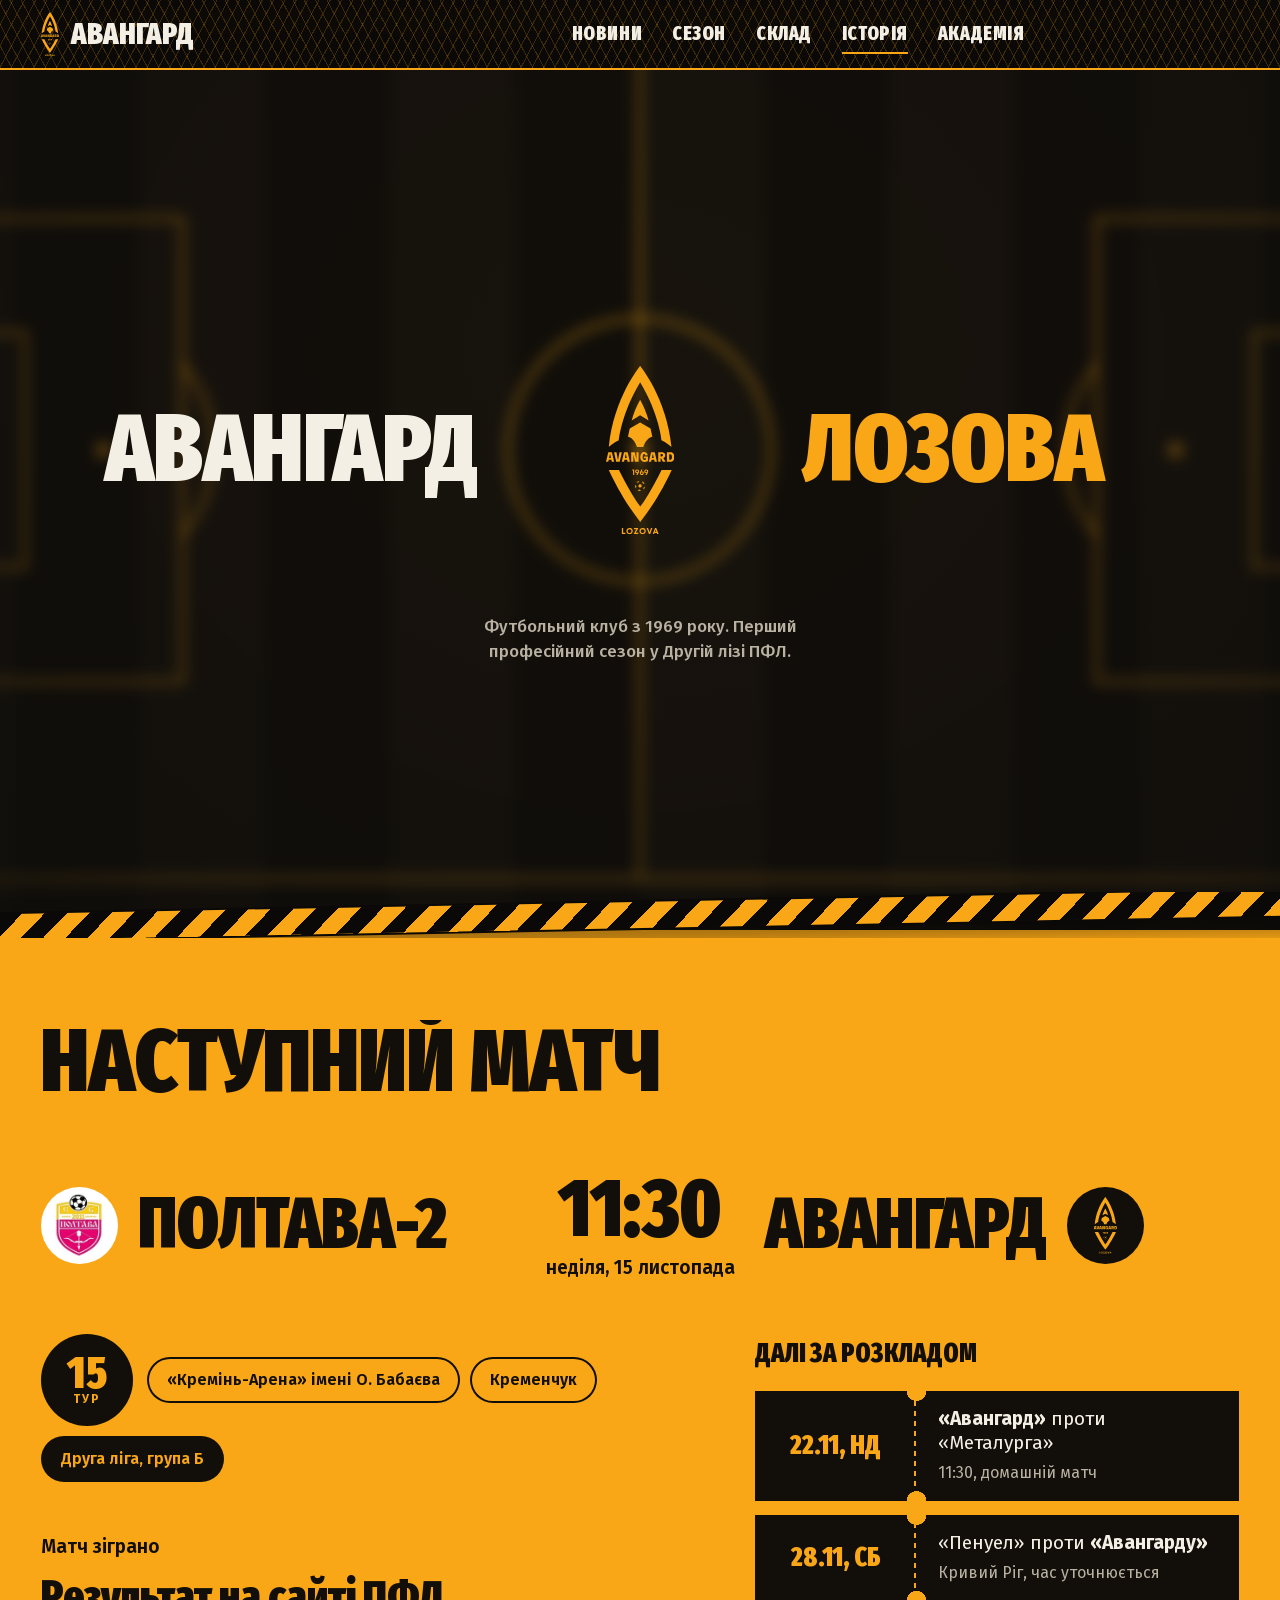
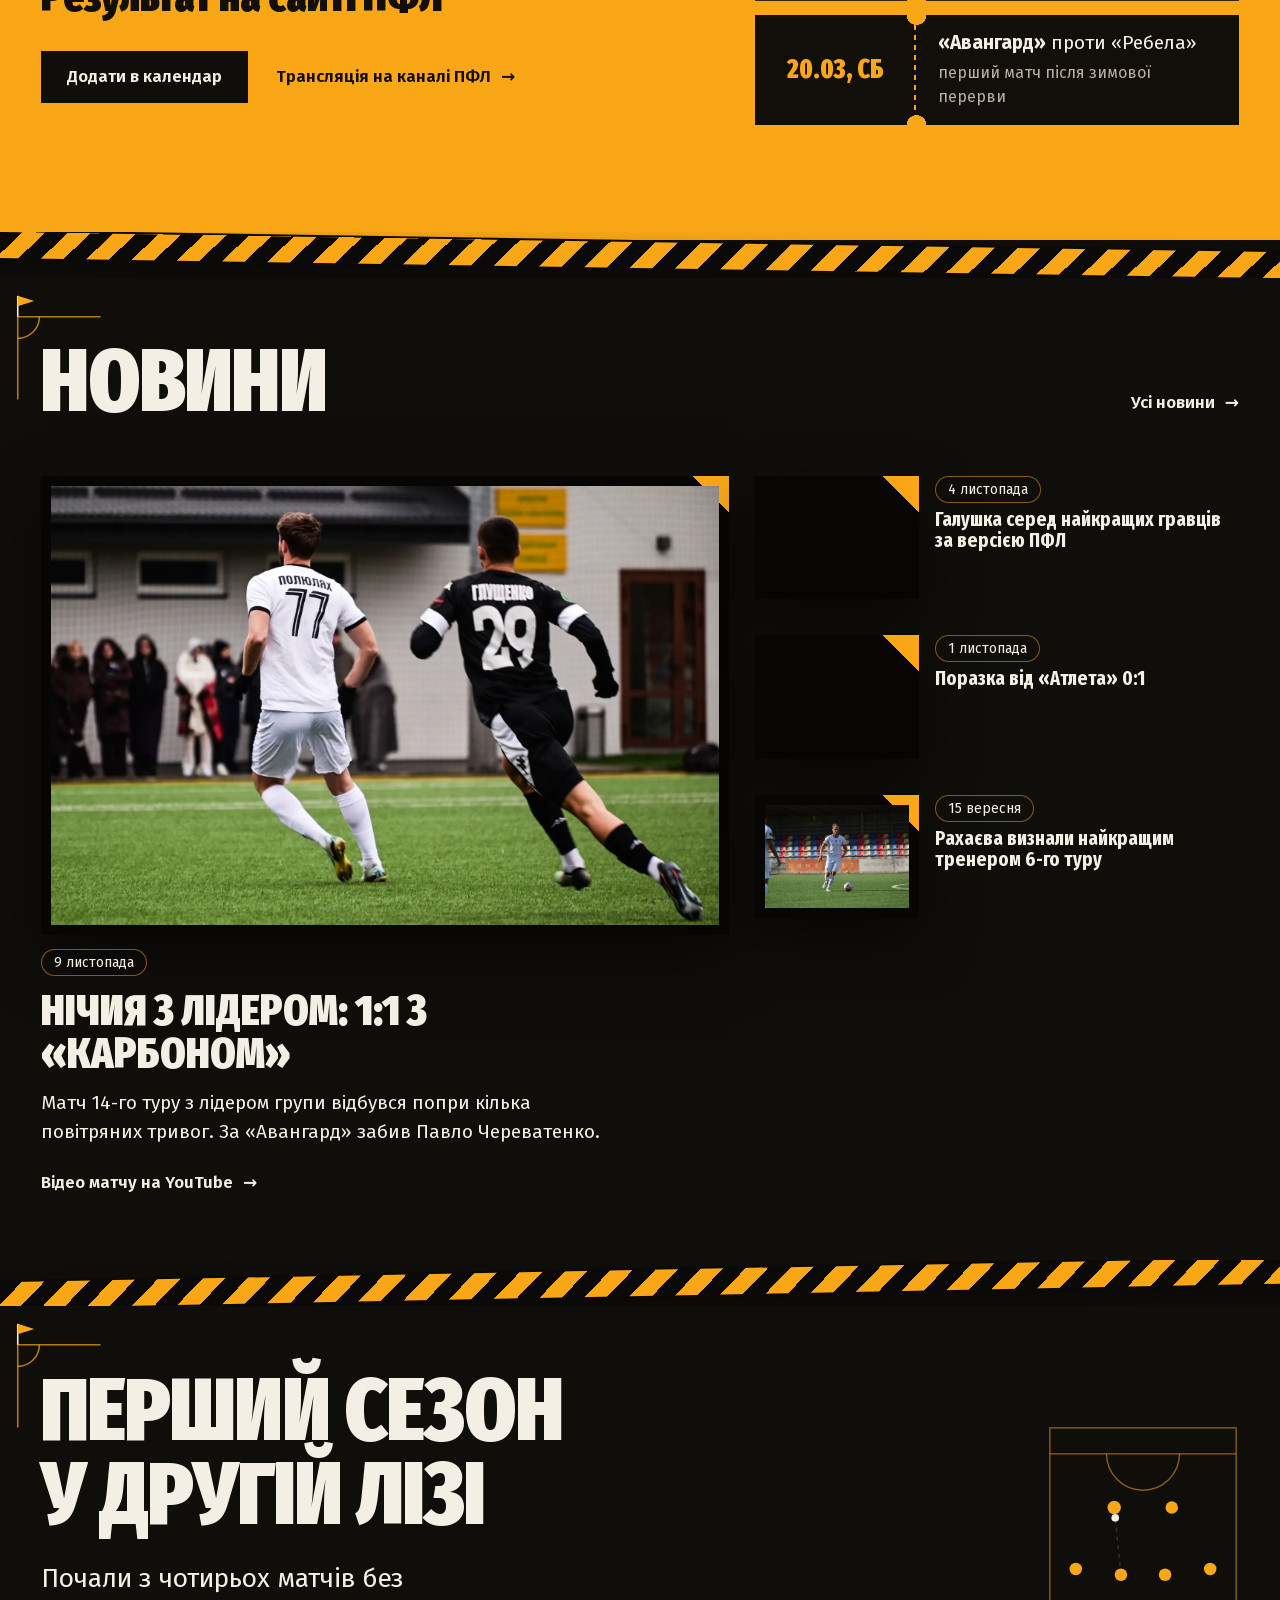
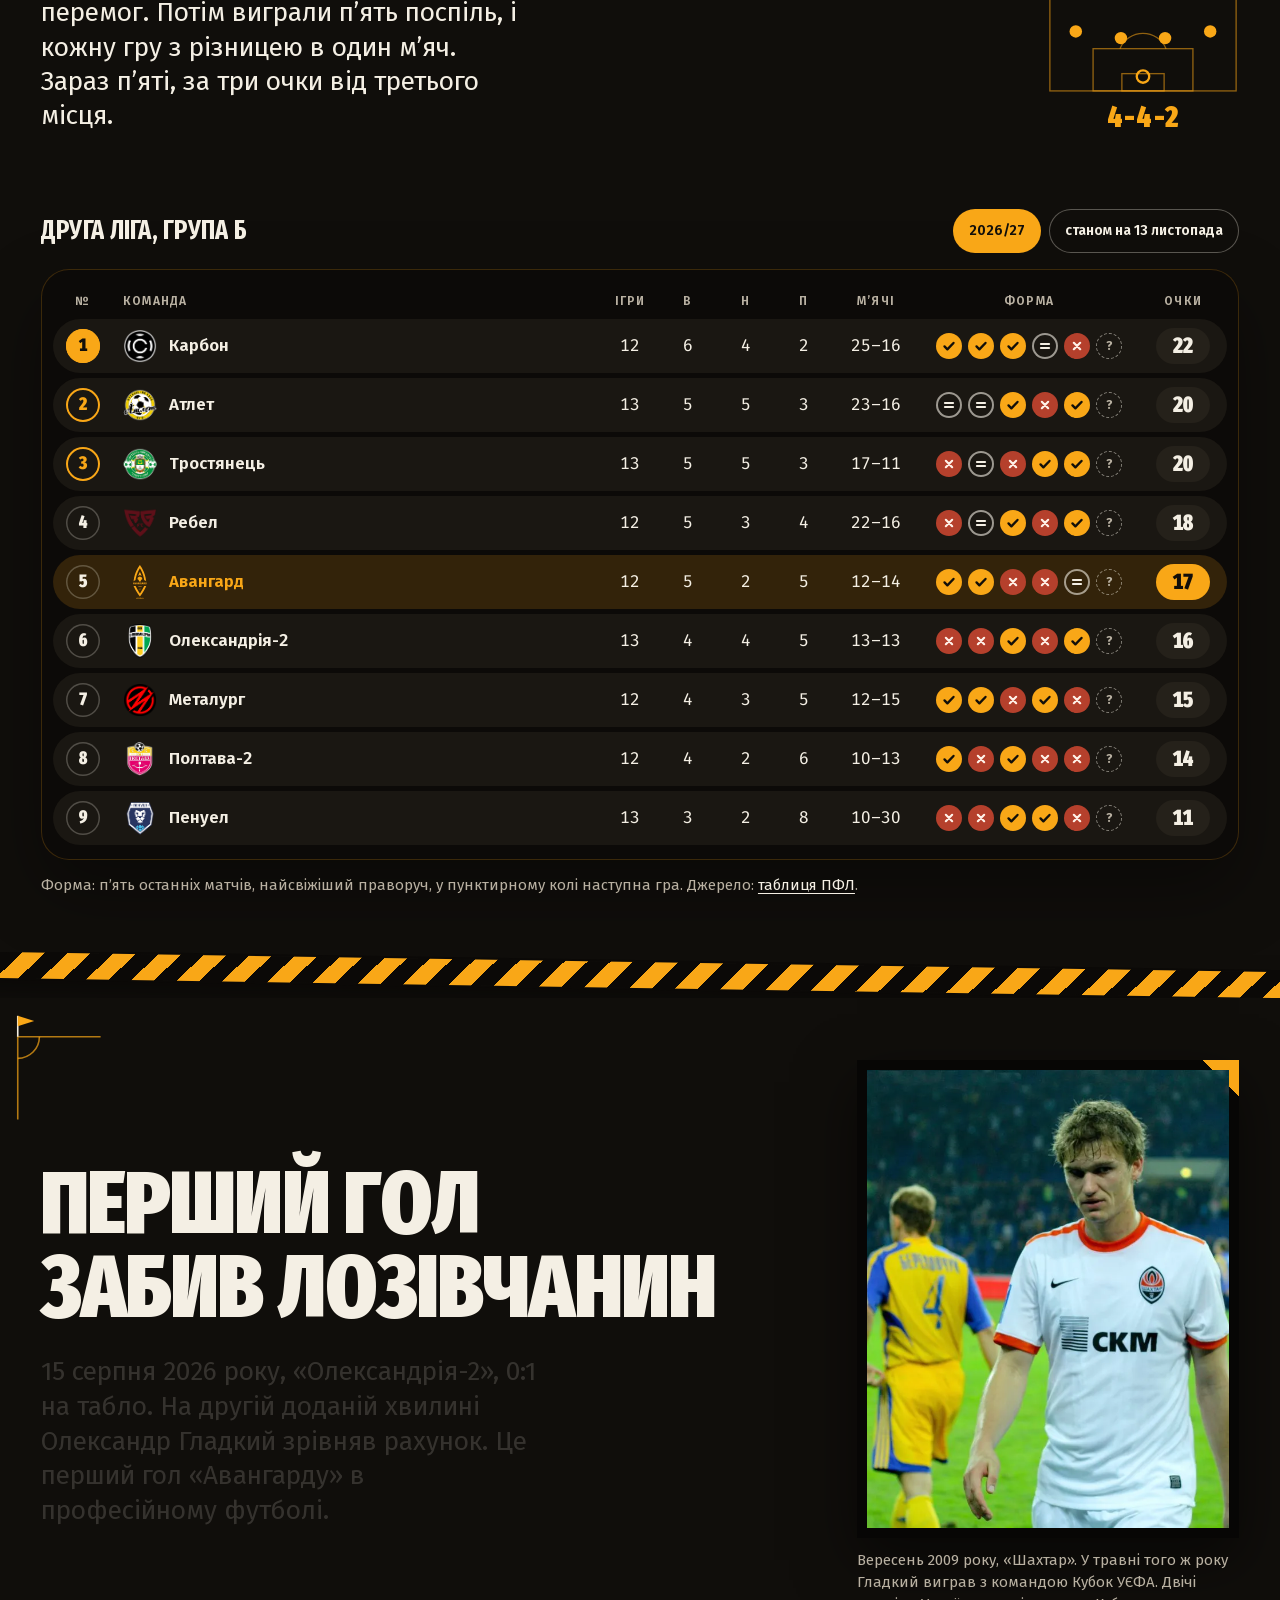
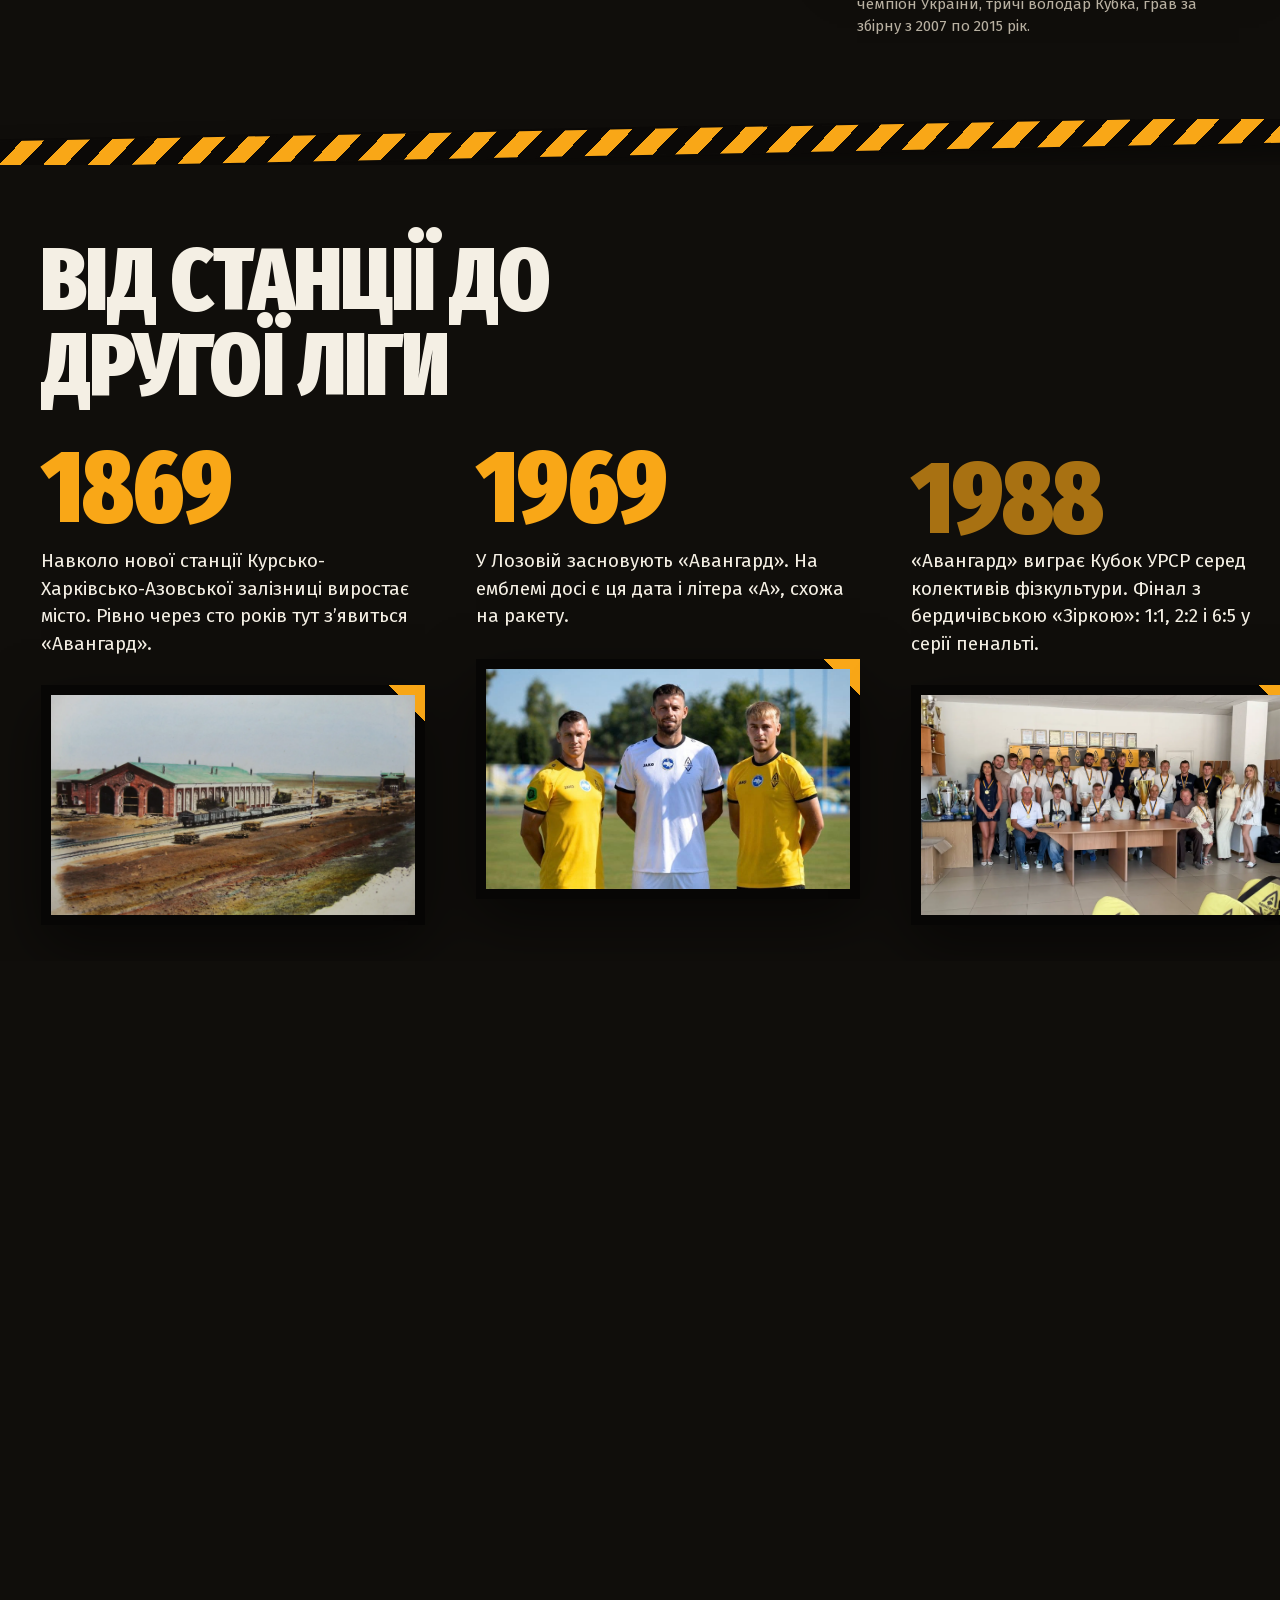
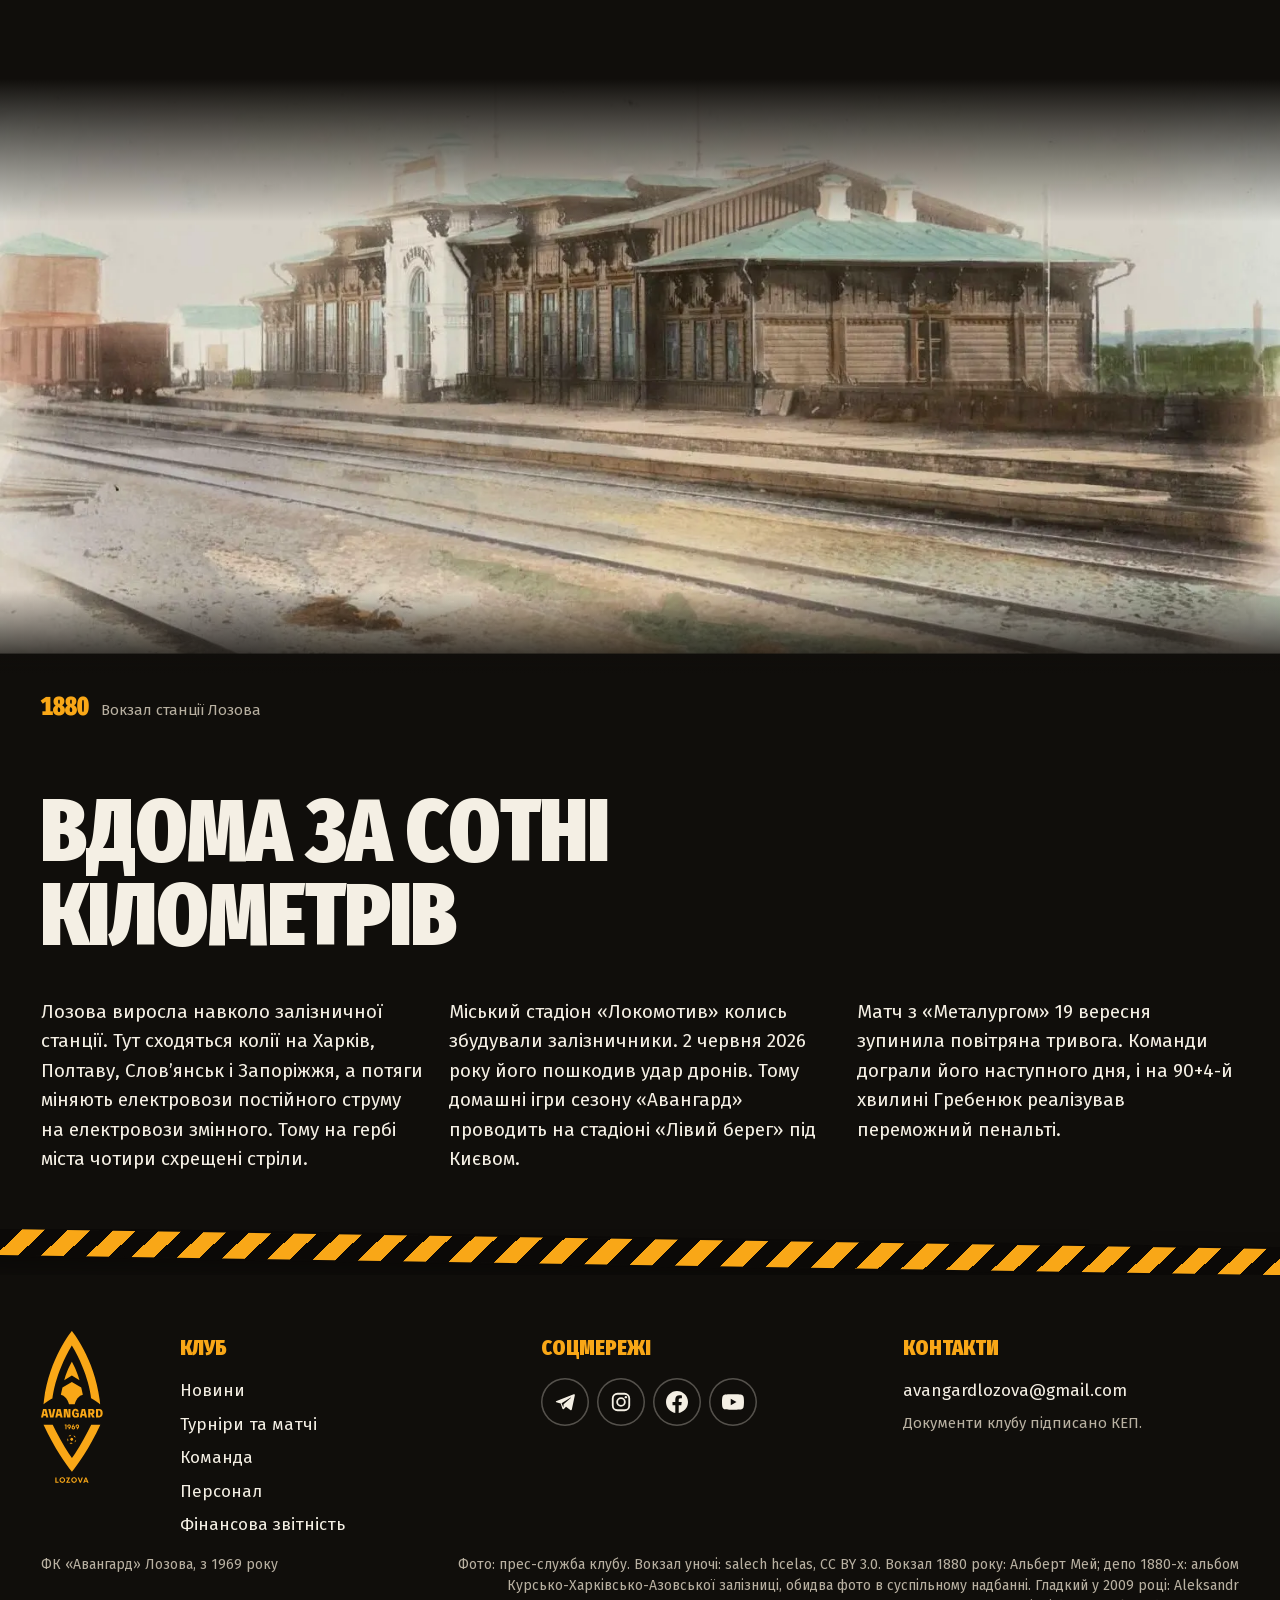
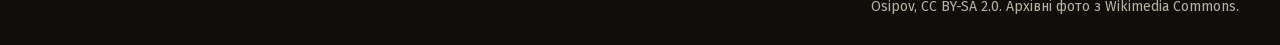
<file: index.html>
<!doctype html>
<html lang="uk">
<head>
  <meta charset="utf-8">
  <meta name="viewport" content="width=device-width, initial-scale=1, viewport-fit=cover">
  <title>ФК «Авангард» Лозова</title>
  <meta name="description" content="Футбольний клуб «Авангард» з Лозової, з 1969 року. Наступний матч, перший сезон у Другій лізі ПФЛ, історія, новини.">
  <meta name="theme-color" content="#100e0b">
  <link rel="icon" href="assets/img/logo.svg" type="image/svg+xml">
  <link rel="preload" href="assets/fonts/FiraSansExtraCondensed-900-cyrillic.woff2" as="font" type="font/woff2" crossorigin>
  <link rel="preload" href="assets/img/webp/dsc6113.webp" as="image">
  <link rel="stylesheet" href="css/base.css?v=48">
  <link rel="stylesheet" href="css/main.css?v=48">
  <script>(function(d){d.classList.add('js');var nav=(performance.getEntriesByType&&performance.getEntriesByType('navigation')[0])||{};var fromSite=document.referrer.indexOf(location.origin)===0&&nav.type==='navigate';if(!/[?&]still\b/.test(location.search)&&!matchMedia('(prefers-reduced-motion: reduce)').matches&&!fromSite){d.classList.add('loading');setTimeout(function(){d.classList.remove('loading')},9000);}})(document.documentElement);</script>
</head>
<body data-page="home">
<svg width="0" height="0" style="position:absolute" aria-hidden="true" focusable="false">
  <symbol id="f-w" viewBox="0 0 20 20"><path d="M5 10.5l3.2 3.2L15 6.6" fill="none" stroke="currentColor" stroke-width="2.6" stroke-linecap="round" stroke-linejoin="round"/></symbol><symbol id="f-d" viewBox="0 0 20 20"><path d="M5.5 7.8h9M5.5 12.2h9" fill="none" stroke="currentColor" stroke-width="2.4" stroke-linecap="round"/></symbol><symbol id="f-l" viewBox="0 0 20 20"><path d="M6.5 6.5l7 7M13.5 6.5l-7 7" fill="none" stroke="currentColor" stroke-width="2.4" stroke-linecap="round"/></symbol><symbol id="ball" viewBox="-20 -20 40 40"><clipPath id="ball-clip"><circle r="18"/></clipPath><circle r="18" fill="#f9a717"/><g clip-path="url(#ball-clip)" fill="#120f0a" stroke="#120f0a" stroke-width="1.3" stroke-linejoin="round"><polygon points="0.00,-6.40 6.09,-1.98 3.76,5.18 -3.76,5.18 -6.09,-1.98"/><polygon points="0.00,-10.60 -4.76,-14.05 -2.94,-19.65 2.94,-19.65 4.76,-14.05"/><line x1="0.00" y1="-6.40" x2="0.00" y2="-10.60"/><polygon points="10.08,-3.28 11.90,-8.87 17.78,-8.87 19.59,-3.28 14.84,0.18"/><line x1="6.09" y1="-1.98" x2="10.08" y2="-3.28"/><polygon points="6.23,8.58 12.11,8.58 13.92,14.17 9.17,17.62 4.41,14.17"/><line x1="3.76" y1="5.18" x2="6.23" y2="8.58"/><polygon points="-6.23,8.58 -4.41,14.17 -9.17,17.62 -13.92,14.17 -12.11,8.58"/><line x1="-3.76" y1="5.18" x2="-6.23" y2="8.58"/><polygon points="-10.08,-3.28 -14.84,0.18 -19.59,-3.28 -17.78,-8.87 -11.90,-8.87"/><line x1="-6.09" y1="-1.98" x2="-10.08" y2="-3.28"/><line x1="4.76" y1="-14.05" x2="11.90" y2="-8.87"/><line x1="14.84" y1="0.18" x2="12.11" y2="8.58"/><line x1="4.41" y1="14.17" x2="-4.41" y2="14.17"/><line x1="-12.11" y1="8.58" x2="-14.84" y2="0.18"/><line x1="-11.90" y1="-8.87" x2="-4.76" y2="-14.05"/></g><circle r="18" fill="none" stroke="#120f0a" stroke-width="1.6"/></symbol><symbol id="i-tg" viewBox="0 0 24 24"><path d="M21.5 3.6 2.8 10.8c-1 .4-1 1.1-.2 1.4l4.7 1.5 1.8 5.5c.2.6.4.8.8.8s.6-.2.9-.5l2.3-2.2 4.7 3.5c.9.5 1.5.2 1.7-.8L22.7 5c.3-1.3-.4-1.8-1.2-1.4ZM8.3 13.3l9.5-6c.5-.3.9-.1.5.2l-7.8 7-.3 3.4-1.9-4.6Z"/></symbol><symbol id="i-ig" viewBox="0 0 24 24"><rect x="3" y="3" width="18" height="18" rx="5.2" fill="none" stroke="currentColor" stroke-width="2"/><circle cx="12" cy="12" r="4.2" fill="none" stroke="currentColor" stroke-width="2"/><circle cx="17.3" cy="6.7" r="1.3"/></symbol><symbol id="i-fb" viewBox="0 0 24 24"><path d="M24 12.07C24 5.45 18.63.07 12 .07S0 5.45 0 12.07c0 5.99 4.39 10.95 10.13 11.86v-8.39H7.08v-3.47h3.05V9.43c0-3.01 1.79-4.67 4.53-4.67 1.31 0 2.69.24 2.69.24v2.95h-1.52c-1.49 0-1.96.93-1.96 1.88v2.25h3.33l-.53 3.47h-2.8v8.39C19.61 23.03 24 18.06 24 12.07Z"/></symbol><symbol id="i-yt" viewBox="0 0 24 24"><path d="M23.5 6.19a3.02 3.02 0 0 0-2.12-2.14C19.5 3.55 12 3.55 12 3.55s-7.5 0-9.38.5A3.02 3.02 0 0 0 .5 6.19C0 8.07 0 12 0 12s0 3.93.5 5.81a3.02 3.02 0 0 0 2.12 2.14c1.88.5 9.38.5 9.38.5s7.5 0 9.38-.5a3.02 3.02 0 0 0 2.12-2.14C24 15.93 24 12 24 12s0-3.93-.5-5.81ZM9.55 15.57V8.43L15.82 12l-6.27 3.57Z"/></symbol><symbol id="emblem" viewBox="0 0 157 385"><path d="M87.1688 207.241H95.97V217.223C93.1918 218.674 90.4966 219.4 87.8845 219.4C84.8779 219.4 82.5406 218.391 80.8727 216.368C79.2016 214.346 78.3693 211.604 78.3693 208.142C78.3693 204.722 79.1713 201.99 80.7784 199.95C82.3856 197.907 84.5679 196.886 87.3238 196.886C89.5636 196.886 91.3817 197.518 92.7812 198.782C94.1807 200.047 95.0689 201.81 95.4412 204.07L90.3097 204.441C89.8751 202.327 88.8782 201.27 87.3238 201.27C86.1 201.27 85.199 201.923 84.6191 203.23C84.0375 204.537 83.7484 206.173 83.7484 208.142C83.7484 210.299 84.1206 211.984 84.8683 213.197C85.6144 214.408 86.6608 215.015 88.0092 215.015C89.0444 215.015 90.0812 214.798 91.1181 214.362V210.786H87.1688V207.241Z"/><path d="M105.112 210.32H109.373L107.258 200.43L105.112 210.32ZM111.239 219.026L110.244 214.393H104.243L103.246 219.026H97.9917L103.185 197.258H111.458L116.682 219.026H111.239Z"/><path d="M130.146 204.224C130.146 202.441 129.245 201.55 127.441 201.55H124.859V206.961H127.441C129.245 206.961 130.146 206.048 130.146 204.224ZM130.053 219.027L125.918 210.94H124.859V219.027H119.51V197.259H128.249C129.201 197.259 130.094 197.383 130.922 197.631C131.753 197.88 132.52 198.265 133.224 198.783C133.929 199.3 134.489 200.026 134.903 200.959C135.319 201.892 135.528 202.981 135.528 204.224C135.528 207.728 134.042 209.864 131.079 210.63L136.304 219.027H130.053Z"/><path d="M146.876 214.611C149.53 214.611 150.857 212.455 150.857 208.143C150.857 203.831 149.53 201.673 146.876 201.673H144.638V214.611H146.876ZM147.501 197.258C150.298 197.258 152.453 198.222 153.968 200.15C155.481 202.078 156.238 204.741 156.238 208.143C156.238 211.542 155.481 214.207 153.968 216.134C152.453 218.062 150.298 219.027 147.501 219.027H139.289V197.258H147.501Z"/><path d="M97.4736 124.436C88.5478 94.0871 78.1187 78.0218 78.1187 78.0218C78.1187 78.0218 67.6896 94.0871 58.7654 124.436L78.1187 112.833L97.4736 124.436Z"/><path d="M78.1192 -4.25577e-05C78.1192 -4.25577e-05 17.1725 72.7313 6.39673 185.531C6.39673 185.531 17.5096 175.767 29.2951 170.043C29.2951 170.043 34.3451 110.444 78.1192 37.0398C121.893 110.444 126.945 170.043 126.945 170.043C138.729 175.767 149.842 185.531 149.842 185.531C139.066 72.7313 78.1192 -4.25577e-05 78.1192 -4.25577e-05Z"/><path d="M60.1049 236.991H64.551V249.111H61.9996V239.27H60.1049V236.991Z"/><path d="M71.1687 243.096C71.7646 243.096 72.2583 242.913 72.6545 242.54C73.0491 242.171 73.2472 241.694 73.2472 241.111C73.2472 240.527 73.0491 240.051 72.6545 239.679C72.2583 239.31 71.7646 239.125 71.1687 239.125C70.56 239.125 70.0632 239.31 69.6734 239.679C69.2851 240.051 69.0902 240.527 69.0902 241.111C69.0902 241.694 69.2851 242.171 69.6734 242.54C70.0632 242.913 70.56 243.096 71.1687 243.096ZM71.1511 236.736C72.5107 236.736 73.6162 237.142 74.4661 237.957C75.3193 238.772 75.7426 239.823 75.7426 241.111C75.7426 242.253 75.3288 243.534 74.5029 244.956L72.0809 249.111H69.218C70.6766 246.608 71.5026 245.188 71.6975 244.847C71.3205 244.956 70.9434 245.01 70.568 245.01C69.4018 245.01 68.4464 244.646 67.7067 243.917C66.9638 243.189 66.5948 242.253 66.5948 241.111C66.5948 240.27 66.7881 239.519 67.1779 238.852C67.5661 238.182 68.1061 237.663 68.7995 237.292C69.4912 236.922 70.2756 236.736 71.1511 236.736Z"/><path d="M81.8862 246.925C82.4581 246.925 82.9246 246.743 83.2905 246.377C83.6547 246.014 83.8368 245.546 83.8368 244.974C83.8368 244.391 83.6547 243.917 83.2905 243.554C82.9246 243.188 82.4581 243.006 81.8862 243.006C81.3158 243.006 80.8445 243.188 80.4739 243.554C80.1033 243.917 79.9195 244.391 79.9195 244.974C79.9195 245.546 80.1033 246.014 80.4739 246.377C80.8445 246.743 81.3158 246.925 81.8862 246.925ZM82.4693 241.055C83.6355 241.055 84.5925 241.421 85.3402 242.15C86.0879 242.878 86.4617 243.821 86.4617 244.974C86.4617 246.249 86.0335 247.294 85.1756 248.109C84.3193 248.923 83.2298 249.329 81.9054 249.329C80.5442 249.329 79.4355 248.923 78.5776 248.109C77.7228 247.294 77.2931 246.249 77.2931 244.974C77.2931 243.845 77.7133 242.564 78.5504 241.129L80.958 236.974H83.8193C83.5029 237.52 83.078 238.255 82.5428 239.178C82.0076 240.102 81.6066 240.789 81.3398 241.238C81.7168 241.116 82.0923 241.055 82.4693 241.055Z"/><path d="M92.0576 243.096C92.6535 243.096 93.1488 242.913 93.5434 242.54C93.938 242.171 94.1361 241.694 94.1361 241.111C94.1361 240.527 93.938 240.051 93.5434 239.679C93.1488 239.31 92.6535 239.125 92.0576 239.125C91.4505 239.125 90.9521 239.31 90.5639 239.679C90.1741 240.051 89.9807 240.527 89.9807 241.111C89.9807 241.694 90.1741 242.171 90.5639 242.54C90.9521 242.913 91.4505 243.096 92.0576 243.096ZM92.04 236.736C93.3996 236.736 94.5067 237.142 95.3567 237.957C96.2066 238.772 96.6331 239.823 96.6331 241.111C96.6331 242.253 96.2194 243.534 95.3934 244.956L92.9682 249.111H90.107C91.5656 246.608 92.3915 245.188 92.588 244.847C92.2094 244.956 91.8324 245.01 91.4569 245.01C90.2907 245.01 89.3353 244.646 88.5956 243.917C87.8543 243.189 87.4837 242.253 87.4837 241.111C87.4837 240.27 87.677 239.519 88.0652 238.852C88.455 238.182 88.995 237.663 89.6884 237.292C90.3817 236.922 91.1646 236.736 92.04 236.736Z"/><path d="M39.2464 381.653H44.4545V384.395H36.2924V370.787H39.2464V381.653Z"/><path d="M53.9416 381.908C54.7451 381.908 55.472 381.721 56.1191 381.352C56.7677 380.983 57.2741 380.468 57.6448 379.809C58.0154 379.146 58.1991 378.408 58.1991 377.591C58.1991 376.358 57.795 375.332 56.985 374.509C56.175 373.687 55.1637 373.276 53.9511 373.276C52.7402 373.276 51.7225 373.687 50.8997 374.509C50.077 375.332 49.6664 376.358 49.6664 377.591C49.6664 378.823 50.077 379.85 50.8997 380.675C51.7225 381.494 52.737 381.908 53.9416 381.908ZM53.9416 384.686C51.8695 384.686 50.1409 384.009 48.7605 382.656C47.3802 381.301 46.6901 379.612 46.6901 377.591C46.6901 375.569 47.3802 373.882 48.7605 372.528C50.1409 371.174 51.8695 370.495 53.9416 370.495C55.3027 370.495 56.5376 370.803 57.6448 371.42C58.7535 372.035 59.6194 372.885 60.2409 373.965C60.8623 375.048 61.1723 376.257 61.1723 377.591C61.1723 379.625 60.4869 381.317 59.113 382.665C57.7374 384.012 56.0152 384.686 53.9416 384.686Z"/><path d="M68.0937 381.653H73.9441V384.395H63.6619V383.948L69.3382 373.528H63.991V370.787H73.7316V371.332L68.0937 381.653Z"/><path d="M83.742 381.908C84.5455 381.908 85.2725 381.721 85.9195 381.352C86.5697 380.983 87.0761 380.468 87.4468 379.809C87.8158 379.146 88.0011 378.408 88.0011 377.591C88.0011 376.358 87.5954 375.332 86.7854 374.509C85.9754 373.687 84.9641 373.276 83.7515 373.276C82.5422 373.276 81.5245 373.687 80.7017 374.509C79.8774 375.332 79.4668 376.358 79.4668 377.591C79.4668 378.823 79.8774 379.85 80.7017 380.675C81.5245 381.494 82.5374 381.908 83.742 381.908ZM83.742 384.686C81.6699 384.686 79.9413 384.009 78.5625 382.656C77.1806 381.301 76.4921 379.612 76.4921 377.591C76.4921 375.569 77.1806 373.882 78.5625 372.528C79.9413 371.174 81.6699 370.495 83.742 370.495C85.1047 370.495 86.338 370.803 87.4468 371.42C88.5539 372.035 89.4198 372.885 90.0413 373.965C90.6643 375.048 90.9743 376.257 90.9743 377.591C90.9743 379.625 90.2873 381.317 88.915 382.665C87.5394 384.012 85.8172 384.686 83.742 384.686Z"/><path d="M102.912 370.787H106.12L100.987 384.395H98.2074L92.8826 370.787H96.1257L99.5685 380.409L102.912 370.787Z"/><path d="M113.582 374.383L111.814 379.243H115.372L113.582 374.383ZM117.257 384.395L116.305 381.809H110.881L109.948 384.395H106.837L112.164 370.787H114.945L120.445 384.395H117.257Z"/><path d="M78.3679 356.609C64.1493 338.76 34.0298 297.546 6.39783 237.634H29.6029C41.5689 262.361 55.2811 286.86 70.3799 310.48L78.3679 321.577L86.3575 310.48C101.453 286.863 115.167 262.364 127.133 237.634H150.34C122.717 297.53 92.5881 338.754 78.3679 356.609Z"/><path d="M70.9525 185.531H85.2862C91.5935 163.473 105.954 161.627 105.954 161.627L101.938 142.882L78.1193 129.196L54.3008 142.882L50.2844 161.627C50.2844 161.627 64.6452 163.473 70.9525 185.531Z"/><path d="M80.8431 271.35L75.996 270.583L73.7673 274.956L77.2389 278.429L81.6131 276.199L80.8431 271.35Z"/><path d="M85.579 282.705C87.5999 280.854 88.8636 278.379 89.1959 275.697L85.7212 278.36L85.579 282.705Z"/><path d="M66.7651 271.868C66.1772 274.581 66.591 277.431 67.9505 279.863L69.5194 275.849L66.7651 271.868Z"/><path d="M76.4982 263.001C73.8142 263.33 71.3363 264.598 69.4879 266.619L73.9244 266.56L76.4982 263.001Z"/><path d="M88.3101 269.7C87.1662 267.11 85.0734 265.017 82.4805 263.877L83.9039 268.281L88.3101 269.7Z"/><path d="M80.3268 285.431L76.4063 282.719L72.0928 284.106C74.569 285.576 77.5198 286.039 80.3268 285.431Z"/><path d="M7.12048 210.32H11.3813L9.26605 200.43L7.12048 210.32ZM13.2457 219.026L12.252 214.393H6.25139L5.25449 219.026H0L5.19219 197.258H13.4661L18.6903 219.026H13.2457Z"/><path d="M30.9097 197.258H36.3528L31.3762 219.027H23.2589L18.4102 197.258H23.9762L27.395 215.482L30.9097 197.258Z"/><path d="M43.1951 210.32H47.4559L45.3407 200.43L43.1951 210.32ZM49.3219 219.026L48.325 214.393H42.3245L41.3307 219.026H36.0731L41.2668 197.258H49.5392L54.7633 219.026H49.3219Z"/><path d="M69.5032 197.258H74.6044V219.027H66.3L62.6943 202.42V219.027H57.5916V197.258H65.8975L69.5032 213.866V197.258Z"/></symbol>
</svg>

<div class="loader" aria-hidden="true">
  <svg class="loader__crest" viewBox="0 0 157 385">
    <defs><clipPath id="loader-rise"><path class="loader__level" d="M0 385H157V385H0Z"/></clipPath></defs>
    <path class="loader__crest-back" transform="scale(0.909 1.002)" d="M86.36 0C13.22 72.73 0 185.53 0 185.53V237.63C33.16 297.55 69.3 338.76 86.36 356.61C103.43 338.76 139.57 297.55 172.73 237.63V185.53C172.73 185.53 159.5 72.73 86.36 0Z"/>
    <use class="loader__crest-line" href="#emblem"/>
    <use class="loader__crest-fill" href="#emblem" clip-path="url(#loader-rise)"/>
  </svg>
  <p class="loader__name"></p>
  <p class="loader__sub">Лозова, з 1969 року</p>
  <span class="loader__ripple"></span>
</div>

<div class="pitch-bg" aria-hidden="true">
  <svg viewBox="0 0 1050 680" preserveAspectRatio="xMidYMid slice">
    <g class="pitch-bg__stripes">
      <rect x="0" y="0" width="1050" height="680" fill="#120f0b"/>
      <rect x="0" width="87.5" height="680"/><rect x="175" width="87.5" height="680"/><rect x="350" width="87.5" height="680"/>
      <rect x="525" width="87.5" height="680"/><rect x="700" width="87.5" height="680"/><rect x="875" width="87.5" height="680"/>
    </g>
    <g class="pitch-bg__lines" fill="none">
      <rect x="40" y="40" width="970" height="600"/>
      <line x1="525" y1="40" x2="525" y2="640"/>
      <circle cx="525" cy="340" r="92"/>
      <circle cx="525" cy="340" r="4" class="dot"/>
      <rect x="40" y="178" width="165" height="324"/><rect x="40" y="258" width="55" height="164"/>
      <rect x="845" y="178" width="165" height="324"/><rect x="955" y="258" width="55" height="164"/>
      <circle cx="150" cy="340" r="4" class="dot"/><circle cx="900" cy="340" r="4" class="dot"/>
      <path d="M205 280 A92 92 0 0 1 205 400"/><path d="M845 280 A92 92 0 0 0 845 400"/>
    </g>
  </svg>
</div>

<a class="skip" href="#main">Перейти до основного вмісту</a>

<header class="bar" data-bar>
  <a class="bar__brand" href="#top" aria-label="ФК «Авангард» Лозова, на головну">
    <span class="crest" aria-hidden="true" data-crest>
      <svg class="crest__base"><use href="#emblem"/></svg>
      <span class="crest__fill"><svg><use href="#emblem"/></svg></span>
    </span>
    <span class="bar__name">Авангард</span>
  </a>
  <nav class="bar__nav" aria-label="Розділи">
    <a href="#news">Новини</a>
    <a href="#season">Сезон</a>
    <a href="squad.html">Склад</a>
    <a href="#history">Історія</a>
    <a href="academy.html">Академія</a>
  </nav>
  <a class="btn btn--gold bar__action" href="#match">Наступний матч</a>
  <details class="menu">
    <summary class="menu__toggle"><span class="menu__icon" aria-hidden="true"><i></i><i></i></span><span class="menu__word">Меню</span></summary>
    <nav class="menu__sheet" aria-label="Розділи">
      <ol class="menu__links">
        <li><a href="#news">Новини</a></li>
        <li><a href="#season">Сезон</a></li>
        <li><a href="squad.html">Склад</a></li>
        <li><a href="#history">Історія</a></li>
        <li><a href="academy.html">Академія</a></li>
      </ol>
      <a class="menu__next" href="#match"><span>Наступний матч</span><b>Полтава-2 проти Авангарду</b><span>15.11, 11:30</span></a>
      <div class="menu__social">
        <a class="soc" href="https://t.me/fc_avangard_lozova" rel="noopener" aria-label="Telegram"><svg aria-hidden="true"><use href="#i-tg"/></svg></a>
        <a class="soc" href="https://www.instagram.com/fc_avangard_lozova/" rel="noopener" aria-label="Instagram"><svg aria-hidden="true"><use href="#i-ig"/></svg></a>
        <a class="soc" href="https://www.facebook.com/avangard.lozova" rel="noopener" aria-label="Facebook"><svg aria-hidden="true"><use href="#i-fb"/></svg></a>
        <a class="soc" href="https://www.youtube.com/@avangardlozova2021" rel="noopener" aria-label="YouTube"><svg aria-hidden="true"><use href="#i-yt"/></svg></a>
      </div>
    </nav>
  </details>
</header>

<main id="main">

  <!-- 1. KICK-OFF: the centre circle with the crest on the centre spot; the name leaves it to both halves. -->
  <section class="kick" id="top" aria-labelledby="hero-title" data-kick>
    <h1 class="kick__title" id="hero-title">
      <span class="kick__w kick__w--l">Авангард</span>
      <span class="kick__centre" aria-hidden="true">
        <svg class="kick__circle" viewBox="0 0 200 200"><circle cx="100" cy="100" r="96" pathLength="1"/></svg>
        <svg class="kick__crest"><use href="#emblem"/></svg>
      </span>
      <span class="kick__w kick__w--r">Лозова</span>
    </h1>
    <p class="kick__since">Футбольний клуб з&nbsp;1969 року. Перший професійний сезон у&nbsp;Другій лізі ПФЛ.</p>
  </section>

  <div class="tape tape--edge" aria-hidden="true"><span></span></div>

  <!-- 2. NEXT MATCH: a gold field, the fixture set like a departures board -->
  <section class="match" id="match" aria-labelledby="match-title">
    <div class="match__inner">
      <h2 class="match__title" id="match-title">Наступний матч</h2>

      <div class="fixture" data-fixture data-kickoff="2026-11-15T11:30:00+02:00">
        <div class="fixture__team">
          <img src="assets/img/teams/poltava2.PNG" width="150" height="150" alt="" loading="lazy">
          <span class="flap">Полтава-2</span>
        </div>
        <div class="fixture__time">
          <span class="flap flap--time">11:30</span>
          <span class="fixture__day">неділя, 15 листопада</span>
        </div>
        <div class="fixture__team fixture__team--us">
          <svg aria-hidden="true"><use href="#emblem"/></svg>
          <span class="flap">Авангард</span>
        </div>
      </div>

      <div class="match__cols">
        <div class="match__left">
        <ul class="where" aria-label="Де і коли">
          <li class="where__round"><b>15</b><span>тур</span></li>
          <li class="where__pill">«Кремінь-Арена» імені О.&nbsp;Бабаєва</li>
          <li class="where__pill">Кременчук</li>
          <li class="where__pill where__pill--dark">Друга ліга, група&nbsp;Б</li>
        </ul>

        <div class="countdown" data-countdown>
        <p class="visually-hidden" data-cd-sr aria-live="polite">Початок у неділю, 15 листопада, о 11:30</p>
          <p class="countdown__label">До початку</p>
          <p class="countdown__value" aria-hidden="true"><span class="cd"><span data-cd="d">2</span><small>дн</small></span> <span class="cd"><span data-cd="h">17</span><small>год</small></span> <span class="cd"><span data-cd="m">00</span><small>хв</small></span> <span class="cd cd--s countdown__s"><span data-cd="s">00</span><small>с</small></span></p>
        </div>

        <div class="match__actions">
          <a class="btn btn--ink" href="https://pfl.ua/calendar/1355" data-ics>Додати в календар</a>
          <a class="link-arrow link-arrow--ink" href="https://www.youtube.com/user/PFLUkraine" rel="noopener">Трансляція на каналі ПФЛ</a>
        </div>
        </div>
        <section class="board" aria-labelledby="board-title">
          <h3 class="board__title" id="board-title">Далі за розкладом</h3>
          <ol class="board__rows">
            <li class="board__row">
              <span class="board__date">22.11, нд</span>
              <span class="board__teams"><b>«Авангард»</b> проти «Металурга»</span>
              <span class="board__note">11:30, домашній матч</span>
            </li>
            <li class="board__row">
              <span class="board__date">28.11, сб</span>
              <span class="board__teams">«Пенуел» проти <b>«Авангарду»</b></span>
              <span class="board__note">Кривий Ріг, час уточнюється</span>
            </li>
            <li class="board__row">
              <span class="board__date">20.03, сб</span>
              <span class="board__teams"><b>«Авангард»</b> проти «Ребела»</span>
              <span class="board__note">перший матч після зимової перерви</span>
            </li>
          </ol>
        </section>
      </div>
    </div>
  </section>

  <div class="tape tape--edge" aria-hidden="true"><span></span></div>

  <!-- 8. NEWS: one lead, three short -->
  <section class="news" id="news" aria-labelledby="news-title">
    <div class="news__head">
      <h2 class="h2" id="news-title">Новини</h2>
      <a class="link-arrow" href="https://avangard-lozova.com/news">Усі новини</a>
    </div>
    <div class="news__grid">
      <article class="lead">
        <a class="lead__media" href="https://avangard-lozova.com/news/avangard-lozova-ta-karbon-cherkasi-rozijshlisya-bojovoyu-nichiyeyu">
          <img src="assets/img/webp/img1007.webp" width="1800" height="1202" loading="lazy" alt="Микита Полюлях у білій формі «Авангарду» в матчі з «Карбоном»">
        </a>
        <p class="lead__date"><time datetime="2026-11-09">9 листопада</time></p>
        <h3 class="lead__title"><a href="https://avangard-lozova.com/news/avangard-lozova-ta-karbon-cherkasi-rozijshlisya-bojovoyu-nichiyeyu">Нічия з лідером: 1:1 з «Карбоном»</a></h3>
        <p class="lead__text">Матч 14-го туру з лідером групи відбувся попри кілька повітряних тривог. За «Авангард» забив Павло Череватенко.</p>
        <a class="link-arrow" href="https://www.youtube.com/watch?v=gcwdo7TN4z0" rel="noopener">Відео матчу на YouTube</a>
      </article>
      <ul class="briefs">
        <li class="brief">
          <img src="assets/img/webp/dsc0063-720.webp" width="720" height="481" loading="lazy" decoding="async" alt="Владислав Галушка з м’ячем">
          <div>
            <p class="brief__date"><time datetime="2026-11-04">4 листопада</time></p>
            <h3 class="brief__title"><a href="https://avangard-lozova.com/news/vladislav-galushka-zakripivsya-sered-najkrashhih-gravcziv-za-versiyeyu-pfl">Галушка серед найкращих гравців за версією ПФЛ</a></h3>
          </div>
        </li>
        <li class="brief">
          <img src="assets/img/webp/dsc2798-720.webp" width="720" height="481" loading="lazy" decoding="async" alt="Гравець «Авангарду» в білій формі веде м’яч">
          <div>
            <p class="brief__date"><time datetime="2026-11-01">1 листопада</time></p>
            <h3 class="brief__title"><a href="https://avangard-lozova.com/news/avangard-lozova-postupayetsya-atletu-v-matchi-13-go-turu">Поразка від «Атлета» 0:1</a></h3>
          </div>
        </li>
        <li class="brief">
          <img src="assets/img/webp/dsc2813-720.webp" width="720" height="481" loading="lazy" decoding="async" alt="Гравці «Авангарду» в білій формі під час матчу">
          <div>
            <p class="brief__date"><time datetime="2026-09-15">15 вересня</time></p>
            <h3 class="brief__title"><a href="https://avangard-lozova.com/news/igor-rahayev-najkrashhij-trener-shostogo-turu-drugoyi-ligi-pfl">Рахаєва визнали найкращим тренером 6-го туру</a></h3>
          </div>
        </li>
      </ul>
    </div>
  </section>

  <div class="tape" aria-hidden="true"><span></span></div>

  <!-- 3. SEASON: the run and the table -->
  <section class="season" id="season" aria-labelledby="season-title">
    <div class="season__head">
      <h2 class="h2" id="season-title">Перший сезон у Другій лізі</h2>
      <p class="season__lede">Почали з чотирьох матчів без перемог. Потім виграли п’ять поспіль, і кожну гру з різницею в один м’яч. Зараз п’яті, за три очки від третього місця.</p>
    </div>

    <div class="standings" data-standings>
      <div class="standings__head">
        <h3 class="h3">Друга ліга, група Б</h3>
        <p class="standings__chips"><span class="chip">2026/27</span><span class="chip chip--line">станом на 13 листопада</span></p>
      </div>
      <div class="standings__scroll">
        <table class="tbl">
          <thead>
            <tr><th scope="col" class="t-n">№</th><th scope="col" class="t-team">Команда</th><th scope="col" class="t-g"><abbr title="Ігри">Ігри</abbr></th><th scope="col" class="t-w"><abbr title="Виграші">В</abbr></th><th scope="col" class="t-d"><abbr title="Нічиї">Н</abbr></th><th scope="col" class="t-l"><abbr title="Поразки">П</abbr></th><th scope="col" class="t-gl"><abbr title="Забито і пропущено">М’ячі</abbr></th><th scope="col" class="t-form">Форма</th><th scope="col" class="t-pts">Очки</th></tr>
          </thead>
          <tbody>
            <tr><td class="t-n"><span class="pos pos--top">1</span></td><th scope="row" class="t-team"><img class="tlogo" src="assets/img/teams/karbon.png" width="150" height="150" alt="" loading="lazy" decoding="async"><span class="t-name">Карбон</span></th><td class="t-g">12</td><td class="t-w">6</td><td class="t-d">4</td><td class="t-l">2</td><td class="t-gl">25–16</td><td class="t-form"><ol class="form"><li class="f f--w" data-tip="2:1 з «Металургом», перемога"><svg aria-hidden="true"><use href="#f-w"/></svg><span class="visually-hidden">2:1 з «Металургом», перемога</span></li><li class="f f--w" data-tip="8:1 з «Пенуелом», перемога"><svg aria-hidden="true"><use href="#f-w"/></svg><span class="visually-hidden">8:1 з «Пенуелом», перемога</span></li><li class="f f--w" data-tip="2:1 з «Тростянцем», перемога"><svg aria-hidden="true"><use href="#f-w"/></svg><span class="visually-hidden">2:1 з «Тростянцем», перемога</span></li><li class="f f--d" data-tip="1:1 з «Авангардом», нічия"><svg aria-hidden="true"><use href="#f-d"/></svg><span class="visually-hidden">1:1 з «Авангардом», нічия</span></li><li class="f f--l" data-tip="1:4 з «Атлетом», поразка"><svg aria-hidden="true"><use href="#f-l"/></svg><span class="visually-hidden">1:4 з «Атлетом», поразка</span></li><li class="f f--next" data-tip="Наступна гра 21.11 з «Олександрією-2»"><span aria-hidden="true">?</span><span class="visually-hidden">Наступна гра 21.11 з «Олександрією-2»</span></li></ol></td><td class="t-pts"><span class="pts" data-pts="22">22</span></td></tr>
            <tr><td class="t-n"><span class="pos pos--top">2</span></td><th scope="row" class="t-team"><img class="tlogo" src="assets/img/teams/atlet.png" width="150" height="150" alt="" loading="lazy" decoding="async"><span class="t-name">Атлет</span></th><td class="t-g">13</td><td class="t-w">5</td><td class="t-d">5</td><td class="t-l">3</td><td class="t-gl">23–16</td><td class="t-form"><ol class="form"><li class="f f--d" data-tip="0:0 з «Ребелом», нічия"><svg aria-hidden="true"><use href="#f-d"/></svg><span class="visually-hidden">0:0 з «Ребелом», нічия</span></li><li class="f f--d" data-tip="1:1 з «Тростянцем», нічия"><svg aria-hidden="true"><use href="#f-d"/></svg><span class="visually-hidden">1:1 з «Тростянцем», нічия</span></li><li class="f f--w" data-tip="1:0 з «Авангардом», перемога"><svg aria-hidden="true"><use href="#f-w"/></svg><span class="visually-hidden">1:0 з «Авангардом», перемога</span></li><li class="f f--l" data-tip="1:2 з «Олександрією-2», поразка"><svg aria-hidden="true"><use href="#f-l"/></svg><span class="visually-hidden">1:2 з «Олександрією-2», поразка</span></li><li class="f f--w" data-tip="4:1 з «Карбоном», перемога"><svg aria-hidden="true"><use href="#f-w"/></svg><span class="visually-hidden">4:1 з «Карбоном», перемога</span></li><li class="f f--next" data-tip="Наступна гра 20.11 з «Полтавою-2»"><span aria-hidden="true">?</span><span class="visually-hidden">Наступна гра 20.11 з «Полтавою-2»</span></li></ol></td><td class="t-pts"><span class="pts" data-pts="20">20</span></td></tr>
            <tr><td class="t-n"><span class="pos pos--top">3</span></td><th scope="row" class="t-team"><img class="tlogo" src="assets/img/teams/trostianets.png" width="150" height="150" alt="" loading="lazy" decoding="async"><span class="t-name">Тростянець</span></th><td class="t-g">13</td><td class="t-w">5</td><td class="t-d">5</td><td class="t-l">3</td><td class="t-gl">17–11</td><td class="t-form"><ol class="form"><li class="f f--l" data-tip="0:1 з «Авангардом», поразка"><svg aria-hidden="true"><use href="#f-l"/></svg><span class="visually-hidden">0:1 з «Авангардом», поразка</span></li><li class="f f--d" data-tip="1:1 з «Атлетом», нічия"><svg aria-hidden="true"><use href="#f-d"/></svg><span class="visually-hidden">1:1 з «Атлетом», нічия</span></li><li class="f f--l" data-tip="1:2 з «Карбоном», поразка"><svg aria-hidden="true"><use href="#f-l"/></svg><span class="visually-hidden">1:2 з «Карбоном», поразка</span></li><li class="f f--w" data-tip="3:0 з «Металургом», перемога"><svg aria-hidden="true"><use href="#f-w"/></svg><span class="visually-hidden">3:0 з «Металургом», перемога</span></li><li class="f f--w" data-tip="3:2 з «Полтавою-2», перемога"><svg aria-hidden="true"><use href="#f-w"/></svg><span class="visually-hidden">3:2 з «Полтавою-2», перемога</span></li><li class="f f--next" data-tip="Наступна гра 14.11 з «Металургом»"><span aria-hidden="true">?</span><span class="visually-hidden">Наступна гра 14.11 з «Металургом»</span></li></ol></td><td class="t-pts"><span class="pts" data-pts="20">20</span></td></tr>
            <tr><td class="t-n"><span class="pos">4</span></td><th scope="row" class="t-team"><img class="tlogo" src="assets/img/teams/rebel.png" width="150" height="150" alt="" loading="lazy" decoding="async"><span class="t-name">Ребел</span></th><td class="t-g">12</td><td class="t-w">5</td><td class="t-d">3</td><td class="t-l">4</td><td class="t-gl">22–16</td><td class="t-form"><ol class="form"><li class="f f--l" data-tip="1:2 з «Авангардом», поразка"><svg aria-hidden="true"><use href="#f-l"/></svg><span class="visually-hidden">1:2 з «Авангардом», поразка</span></li><li class="f f--d" data-tip="0:0 з «Атлетом», нічия"><svg aria-hidden="true"><use href="#f-d"/></svg><span class="visually-hidden">0:0 з «Атлетом», нічия</span></li><li class="f f--w" data-tip="3:0 з «Полтавою-2», перемога"><svg aria-hidden="true"><use href="#f-w"/></svg><span class="visually-hidden">3:0 з «Полтавою-2», перемога</span></li><li class="f f--l" data-tip="0:1 з «Металургом», поразка"><svg aria-hidden="true"><use href="#f-l"/></svg><span class="visually-hidden">0:1 з «Металургом», поразка</span></li><li class="f f--w" data-tip="4:0 з «Пенуелом», перемога"><svg aria-hidden="true"><use href="#f-w"/></svg><span class="visually-hidden">4:0 з «Пенуелом», перемога</span></li><li class="f f--next" data-tip="Наступна гра 14.11 з «Олександрією-2»"><span aria-hidden="true">?</span><span class="visually-hidden">Наступна гра 14.11 з «Олександрією-2»</span></li></ol></td><td class="t-pts"><span class="pts" data-pts="18">18</span></td></tr>
            <tr class="is-us"><td class="t-n"><span class="pos">5</span></td><th scope="row" class="t-team"><span class="tlogo tlogo--us" aria-hidden="true"><svg><use href="#emblem"/></svg></span><span class="t-name">Авангард</span></th><td class="t-g">12</td><td class="t-w">5</td><td class="t-d">2</td><td class="t-l">5</td><td class="t-gl">12–14</td><td class="t-form"><ol class="form"><li class="f f--w" data-tip="2:1 з «Ребелом», перемога"><svg aria-hidden="true"><use href="#f-w"/></svg><span class="visually-hidden">2:1 з «Ребелом», перемога</span></li><li class="f f--w" data-tip="1:0 з «Тростянцем», перемога"><svg aria-hidden="true"><use href="#f-w"/></svg><span class="visually-hidden">1:0 з «Тростянцем», перемога</span></li><li class="f f--l" data-tip="1:3 з «Олександрією-2», поразка"><svg aria-hidden="true"><use href="#f-l"/></svg><span class="visually-hidden">1:3 з «Олександрією-2», поразка</span></li><li class="f f--l" data-tip="0:1 з «Атлетом», поразка"><svg aria-hidden="true"><use href="#f-l"/></svg><span class="visually-hidden">0:1 з «Атлетом», поразка</span></li><li class="f f--d" data-tip="1:1 з «Карбоном», нічия"><svg aria-hidden="true"><use href="#f-d"/></svg><span class="visually-hidden">1:1 з «Карбоном», нічия</span></li><li class="f f--next" data-tip="Наступна гра 15.11 з «Полтавою-2»"><span aria-hidden="true">?</span><span class="visually-hidden">Наступна гра 15.11 з «Полтавою-2»</span></li></ol></td><td class="t-pts"><span class="pts" data-pts="17">17</span></td></tr>
            <tr><td class="t-n"><span class="pos">6</span></td><th scope="row" class="t-team"><img class="tlogo" src="assets/img/teams/oleksandriia2.png" width="150" height="150" alt="" loading="lazy" decoding="async"><span class="t-name">Олександрія-2</span></th><td class="t-g">13</td><td class="t-w">4</td><td class="t-d">4</td><td class="t-l">5</td><td class="t-gl">13–13</td><td class="t-form"><ol class="form"><li class="f f--l" data-tip="0:1 з «Тростянцем», поразка"><svg aria-hidden="true"><use href="#f-l"/></svg><span class="visually-hidden">0:1 з «Тростянцем», поразка</span></li><li class="f f--l" data-tip="0:2 з «Металургом», поразка"><svg aria-hidden="true"><use href="#f-l"/></svg><span class="visually-hidden">0:2 з «Металургом», поразка</span></li><li class="f f--w" data-tip="3:1 з «Авангардом», перемога"><svg aria-hidden="true"><use href="#f-w"/></svg><span class="visually-hidden">3:1 з «Авангардом», перемога</span></li><li class="f f--l" data-tip="0:1 з «Пенуелом», поразка"><svg aria-hidden="true"><use href="#f-l"/></svg><span class="visually-hidden">0:1 з «Пенуелом», поразка</span></li><li class="f f--w" data-tip="2:1 з «Атлетом», перемога"><svg aria-hidden="true"><use href="#f-w"/></svg><span class="visually-hidden">2:1 з «Атлетом», перемога</span></li><li class="f f--next" data-tip="Наступна гра 14.11 з «Ребелом»"><span aria-hidden="true">?</span><span class="visually-hidden">Наступна гра 14.11 з «Ребелом»</span></li></ol></td><td class="t-pts"><span class="pts" data-pts="16">16</span></td></tr>
            <tr><td class="t-n"><span class="pos">7</span></td><th scope="row" class="t-team"><img class="tlogo" src="assets/img/teams/metalurh.png" width="150" height="150" alt="" loading="lazy" decoding="async"><span class="t-name">Металург</span></th><td class="t-g">12</td><td class="t-w">4</td><td class="t-d">3</td><td class="t-l">5</td><td class="t-gl">12–15</td><td class="t-form"><ol class="form"><li class="f f--w" data-tip="1:0 з «Полтавою-2», перемога"><svg aria-hidden="true"><use href="#f-w"/></svg><span class="visually-hidden">1:0 з «Полтавою-2», перемога</span></li><li class="f f--w" data-tip="2:0 з «Олександрією-2», перемога"><svg aria-hidden="true"><use href="#f-w"/></svg><span class="visually-hidden">2:0 з «Олександрією-2», перемога</span></li><li class="f f--l" data-tip="0:2 з «Пенуелом», поразка"><svg aria-hidden="true"><use href="#f-l"/></svg><span class="visually-hidden">0:2 з «Пенуелом», поразка</span></li><li class="f f--w" data-tip="1:0 з «Ребелом», перемога"><svg aria-hidden="true"><use href="#f-w"/></svg><span class="visually-hidden">1:0 з «Ребелом», перемога</span></li><li class="f f--l" data-tip="0:3 з «Тростянцем», поразка"><svg aria-hidden="true"><use href="#f-l"/></svg><span class="visually-hidden">0:3 з «Тростянцем», поразка</span></li><li class="f f--next" data-tip="Наступна гра 14.11 з «Тростянцем»"><span aria-hidden="true">?</span><span class="visually-hidden">Наступна гра 14.11 з «Тростянцем»</span></li></ol></td><td class="t-pts"><span class="pts" data-pts="15">15</span></td></tr>
            <tr><td class="t-n"><span class="pos">8</span></td><th scope="row" class="t-team"><img class="tlogo" src="assets/img/teams/poltava2-pfl.png" width="150" height="150" alt="" loading="lazy" decoding="async"><span class="t-name">Полтава-2</span></th><td class="t-g">12</td><td class="t-w">4</td><td class="t-d">2</td><td class="t-l">6</td><td class="t-gl">10–13</td><td class="t-form"><ol class="form"><li class="f f--w" data-tip="1:0 з «Олександрією-2», перемога"><svg aria-hidden="true"><use href="#f-w"/></svg><span class="visually-hidden">1:0 з «Олександрією-2», перемога</span></li><li class="f f--l" data-tip="0:1 з «Металургом», поразка"><svg aria-hidden="true"><use href="#f-l"/></svg><span class="visually-hidden">0:1 з «Металургом», поразка</span></li><li class="f f--w" data-tip="3:0 з «Пенуелом», перемога"><svg aria-hidden="true"><use href="#f-w"/></svg><span class="visually-hidden">3:0 з «Пенуелом», перемога</span></li><li class="f f--l" data-tip="0:3 з «Ребелом», поразка"><svg aria-hidden="true"><use href="#f-l"/></svg><span class="visually-hidden">0:3 з «Ребелом», поразка</span></li><li class="f f--l" data-tip="2:3 з «Тростянцем», поразка"><svg aria-hidden="true"><use href="#f-l"/></svg><span class="visually-hidden">2:3 з «Тростянцем», поразка</span></li><li class="f f--next" data-tip="Наступна гра 15.11 з «Авангардом»"><span aria-hidden="true">?</span><span class="visually-hidden">Наступна гра 15.11 з «Авангардом»</span></li></ol></td><td class="t-pts"><span class="pts" data-pts="14">14</span></td></tr>
            <tr><td class="t-n"><span class="pos">9</span></td><th scope="row" class="t-team"><img class="tlogo" src="assets/img/teams/penuel.png" width="150" height="150" alt="" loading="lazy" decoding="async"><span class="t-name">Пенуел</span></th><td class="t-g">13</td><td class="t-w">3</td><td class="t-d">2</td><td class="t-l">8</td><td class="t-gl">10–30</td><td class="t-form"><ol class="form"><li class="f f--l" data-tip="1:8 з «Карбоном», поразка"><svg aria-hidden="true"><use href="#f-l"/></svg><span class="visually-hidden">1:8 з «Карбоном», поразка</span></li><li class="f f--l" data-tip="0:3 з «Полтавою-2», поразка"><svg aria-hidden="true"><use href="#f-l"/></svg><span class="visually-hidden">0:3 з «Полтавою-2», поразка</span></li><li class="f f--w" data-tip="2:0 з «Металургом», перемога"><svg aria-hidden="true"><use href="#f-w"/></svg><span class="visually-hidden">2:0 з «Металургом», перемога</span></li><li class="f f--w" data-tip="1:0 з «Олександрією-2», перемога"><svg aria-hidden="true"><use href="#f-w"/></svg><span class="visually-hidden">1:0 з «Олександрією-2», перемога</span></li><li class="f f--l" data-tip="0:4 з «Ребелом», поразка"><svg aria-hidden="true"><use href="#f-l"/></svg><span class="visually-hidden">0:4 з «Ребелом», поразка</span></li><li class="f f--next" data-tip="Наступна гра 21.11 з «Тростянцем»"><span aria-hidden="true">?</span><span class="visually-hidden">Наступна гра 21.11 з «Тростянцем»</span></li></ol></td><td class="t-pts"><span class="pts" data-pts="11">11</span></td></tr>
          </tbody>
        </table>
      </div>
      <p class="note">Форма: п’ять останніх матчів, найсвіжіший праворуч, у пунктирному колі наступна гра. Джерело: <a href="https://pfl.ua/standing/1355" rel="noopener">таблиця ПФЛ</a>.</p>
    </div>
  </section>

  <div class="tape" aria-hidden="true"><span></span></div>

  <!-- 5b. THE HOMETOWN GOAL -->
  <section class="hometown" id="hladkyi" aria-labelledby="hometown-title">
    <div class="hometown__text">
      <h2 class="h2" id="hometown-title">Перший гол забив лозівчанин</h2>
      <p class="hometown__lede">15 серпня 2026 року, «Олександрія-2», 0:1 на табло. На другій доданій хвилині Олександр Гладкий зрівняв рахунок. Це перший гол «Авангарду» в професійному футболі.</p>
      <ul class="facts">
        <li><span class="badge">1987</span><span>Народився в <b>Лозовій</b>, займався в місцевій ДЮСШ</span></li>
        <li><span class="badge">2024</span><span>Повернувся в рідний клуб гравцем і <b>спортивним директором</b></span></li>
      </ul>
    </div>
    <figure class="hometown__then">
      <img src="assets/img/webp/hladkyi-2009.webp" width="800" height="800" loading="lazy" alt="Олександр Гладкий у білій формі «Шахтаря» на полі, 2009 рік">
      <figcaption>Вересень 2009 року, «Шахтар». У травні того ж року Гладкий виграв з командою Кубок УЄФА. Двічі чемпіон України, тричі володар Кубка, грав за збірну з 2007 по 2015 рік.</figcaption>
    </figure>
  </section>

  <div class="tape" aria-hidden="true"><span></span></div>

  <!-- 6. HISTORY: a horizontal run of years -->
  <section class="history" id="history" aria-labelledby="history-title" data-history>
    <div class="history__pin">
      <h2 class="h2 history__title" id="history-title">Від станції до Другої ліги</h2>
      <ol class="years" data-years>
        <li class="year">
          <p class="year__n">1869</p>
          <p class="year__t">Навколо нової станції Курсько-Харківсько-Азовської залізниці виростає місто. Рівно через сто років тут з’явиться «Авангард».</p>
          <img class="year__img" src="assets/img/webp/depot-1885.webp" width="1600" height="1200" loading="lazy" decoding="async" alt="Паровозне депо станції Лозова, розфарбоване фото 1880-х років">
        </li>
        <li class="year">
          <p class="year__n">1969</p>
          <p class="year__t">У Лозовій засновують «Авангард». На емблемі досі є ця дата і літера «А», схожа на ракету.</p>
          <img class="year__img" src="assets/img/kits-2026.jpg" width="1024" height="576" loading="lazy" decoding="async" alt="Троє гравців «Авангарду» у формі з емблемою клубу на грудях">
        </li>
        <li class="year">
          <p class="year__n">1988</p>
          <p class="year__t">«Авангард» виграє Кубок УРСР серед колективів фізкультури. Фінал з бердичівською «Зіркою»: 1:1, 2:2 і 6:5 у серії пенальті.</p>
          <img class="year__img" src="assets/img/webp/img1314.webp" width="1800" height="1013" loading="lazy" decoding="async" alt="Команда «Авангарду» з кубками в клубному офісі">
        </li>
        <li class="year">
          <p class="year__n">1992</p>
          <p class="year__t">«Авангард» учетверте стає чемпіоном Харківської області, після 1982, 1983 і 1988 років.</p>
          <img class="year__img" src="assets/img/match-black-kit.jpg" width="1500" height="1001" loading="lazy" decoding="async" alt="Гравці «Авангарду» в чорній формі під час матчу">
        </li>
        <li class="year">
          <p class="year__n">2021</p>
          <p class="year__t">Клуб відроджують після років без команди. Того ж року відкривається дитяча академія.</p>
          <img class="year__img" src="assets/img/webp/img1310.webp" width="1800" height="1440" loading="lazy" decoding="async" alt="Діти з академії «Авангарду» на тренуванні">
        </li>
        <li class="year">
          <p class="year__n">2026</p>
          <p class="year__t">13 травня «Авангард» виграє Кубок України серед аматорів, 2:0 у фіналі з «Маяком» із Сарн. 18 червня клуб отримує професійний статус.</p>
          <img class="year__img" src="assets/img/webp/dsc6113.webp" width="1800" height="1202" loading="lazy" decoding="async" alt="Гравці «Авангарду» в жовтій формі з прапорами України йдуть з поля">
        </li>
        <li class="year">
          <p class="year__n">8.08.2026</p>
          <p class="year__t">Перший матч у Другій лізі ПФЛ. Через тиждень Олександр Гладкий забиває перший професійний гол клубу.</p>
          <img class="year__img" src="assets/img/webp/img1302.webp" width="1800" height="1202" loading="lazy" decoding="async" alt="Олександр Гладкий у жовтій формі з номером 11 поруч з гравцями з прапорами України">
        </li>
      </ol>
    </div>
  </section>

  <!-- 7. HOME: the town, the station, the stadium that waits -->
  <section class="town" id="lozova" aria-labelledby="town-title">
    <figure class="town__photo" data-town-photo>
      <div class="town__frame">
      <img class="town__then" src="assets/img/webp/station-1880.webp" width="1500" height="1180" loading="lazy"
           alt="Дерев’яний вокзал станції Лозова, розфарбоване фото 1880 року">
      <img class="town__now" src="assets/img/webp/station-night.webp" width="1280" height="960" loading="lazy"
           alt="Освітлений вокзал станції Лозова вночі, 2008 рік">
      </div>
      <figcaption class="town__cap"><span data-year>2008</span> Вокзал станції Лозова</figcaption>
    </figure>
    <div class="town__text">
      <h2 class="h2" id="town-title">Вдома за сотні кілометрів</h2>
      <div class="town__cols">
        <p>Лозова виросла навколо залізничної станції. Тут сходяться колії на Харків, Полтаву, Слов’янськ і Запоріжжя, а потяги міняють електровози постійного струму на електровози змінного. Тому на гербі міста чотири схрещені стріли.</p>
        <p>Міський стадіон «Локомотив» колись збудували залізничники. 2 червня 2026 року його пошкодив удар дронів. Тому домашні ігри сезону «Авангард» проводить на стадіоні «Лівий берег» під Києвом.</p>
        <p>Матч з «Металургом» 19 вересня зупинила повітряна тривога. Команди дограли його наступного дня, і на 90+4-й хвилині Гребенюк реалізував переможний пенальті.</p>
      </div>
    </div>
  </section>

  <div class="tape" aria-hidden="true"><span></span></div>

</main>

<footer class="foot">
  <div class="foot__top">
    <svg class="foot__emblem" aria-hidden="true"><use href="#emblem"/></svg>
    <div class="foot__cols">
      <nav aria-label="Сторінки клубу">
        <h2 class="foot__h">Клуб</h2>
        <a href="https://avangard-lozova.com/news">Новини</a>
        <a href="https://avangard-lozova.com/tournaments">Турніри та матчі</a>
        <a href="https://avangard-lozova.com/team">Команда</a>
        <a href="https://avangard-lozova.com/staff">Персонал</a>
        <a href="https://avangard-lozova.com/financial-reporting">Фінансова звітність</a>
      </nav>
      <nav aria-label="Соцмережі">
        <h2 class="foot__h">Соцмережі</h2>
        <a class="soc" href="https://t.me/fc_avangard_lozova" rel="noopener" aria-label="Telegram"><svg aria-hidden="true"><use href="#i-tg"/></svg></a>
        <a class="soc" href="https://www.instagram.com/fc_avangard_lozova/" rel="noopener" aria-label="Instagram"><svg aria-hidden="true"><use href="#i-ig"/></svg></a>
        <a class="soc" href="https://www.facebook.com/avangard.lozova" rel="noopener" aria-label="Facebook"><svg aria-hidden="true"><use href="#i-fb"/></svg></a>
        <a class="soc" href="https://www.youtube.com/@avangardlozova2021" rel="noopener" aria-label="YouTube"><svg aria-hidden="true"><use href="#i-yt"/></svg></a>
      </nav>
      <div>
        <h2 class="foot__h">Контакти</h2>
        <a href="mailto:avangardlozova@gmail.com">avangardlozova@gmail.com</a>
        <p>Документи клубу підписано КЕП.</p>
      </div>
    </div>
  </div>
  <div class="foot__base">
    <p>ФК «Авангард» Лозова, з 1969 року</p>
    <p>Фото: прес-служба клубу. Вокзал уночі: salech hcelas, CC BY 3.0. Вокзал 1880 року: Альберт Мей; депо 1880-х: альбом Курсько-Харківсько-Азовської залізниці, обидва фото в суспільному надбанні. Гладкий у 2009 році: Aleksandr Osipov, CC BY-SA 2.0. Архівні фото з Wikimedia Commons.</p>
  </div>
</footer>

<script src="assets/vendor/gsap.min.js" defer></script>
<script src="assets/vendor/ScrollTrigger.min.js" defer></script>
<script src="js/main.js?v=48" defer></script>
</body>
</html>
</file>
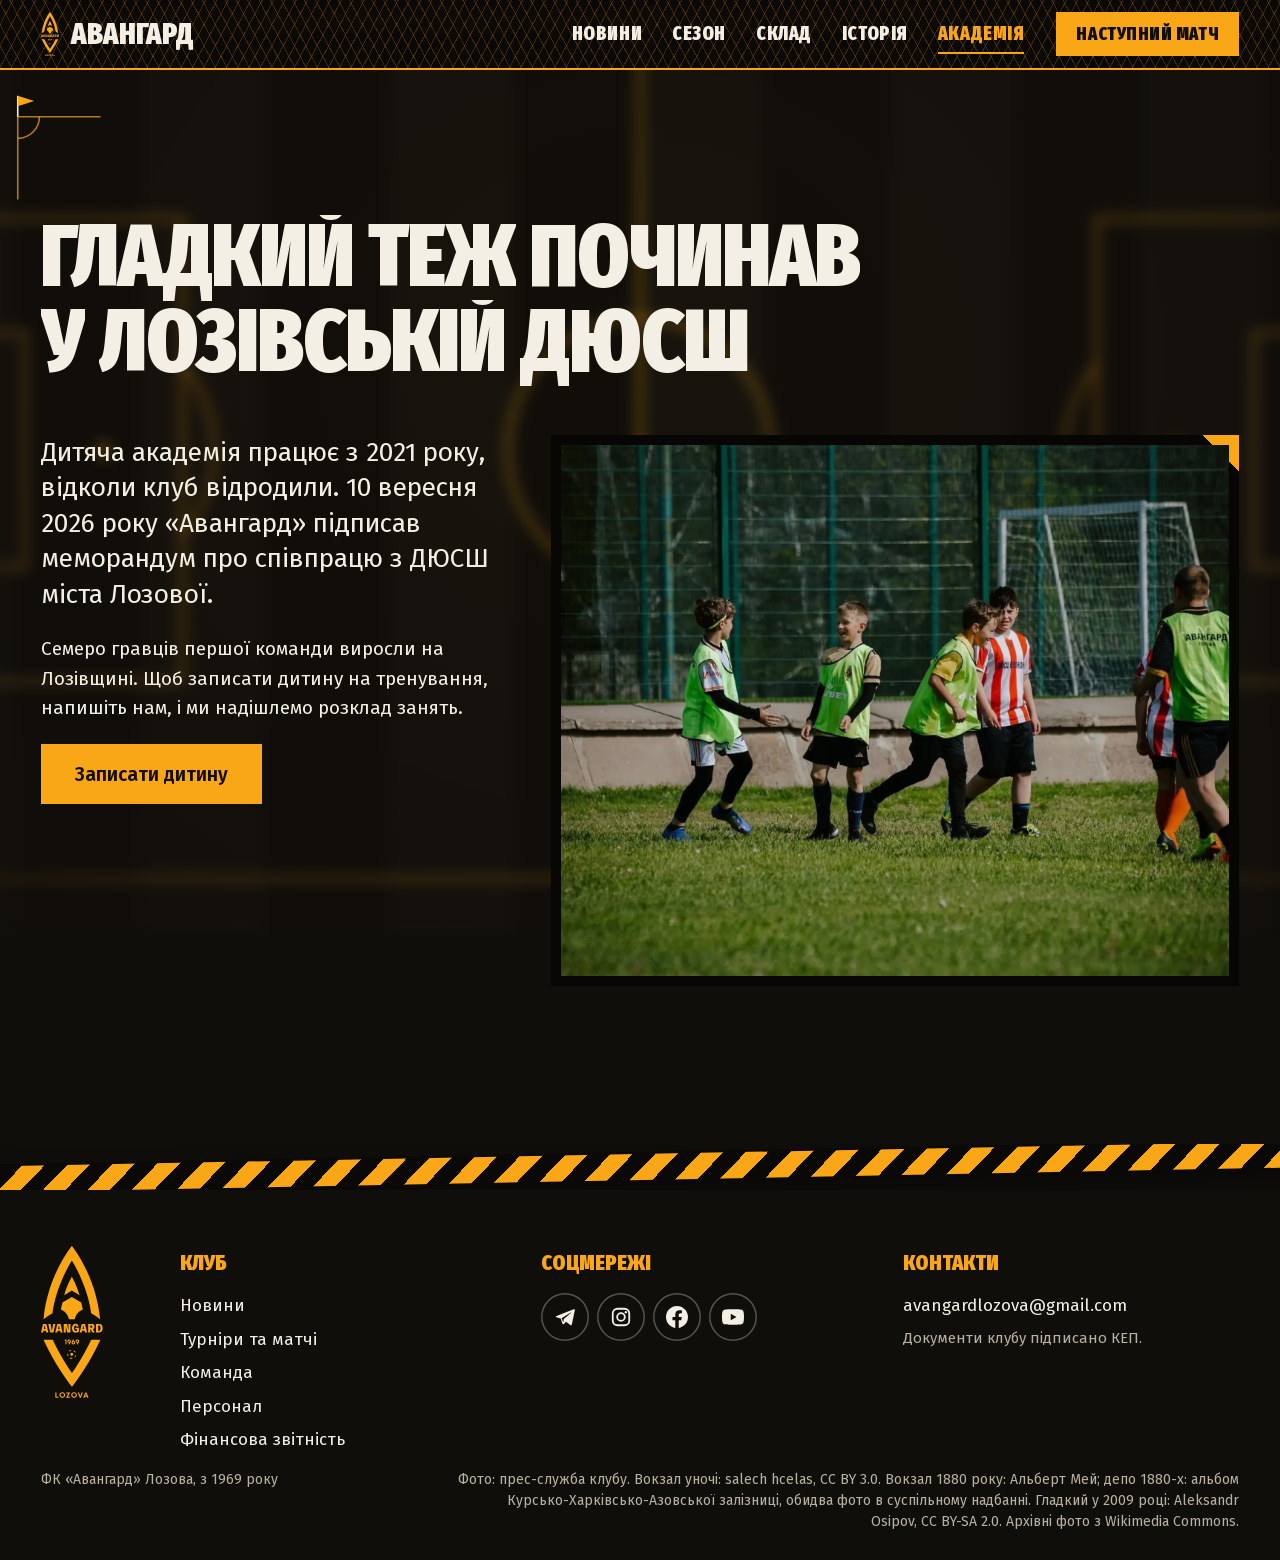
<file: academy.html>
<!doctype html>
<html lang="uk">
<head>
  <meta charset="utf-8">
  <meta name="viewport" content="width=device-width, initial-scale=1, viewport-fit=cover">
  <title>Академія | ФК «Авангард» Лозова</title>
  <meta name="description" content="Дитяча академія ФК «Авангард» Лозова: як записати дитину на тренування.">
  <meta name="theme-color" content="#100e0b">
  <link rel="icon" href="assets/img/logo.svg" type="image/svg+xml">
  <link rel="preload" href="assets/fonts/FiraSansExtraCondensed-900-cyrillic.woff2" as="font" type="font/woff2" crossorigin>
  <link rel="stylesheet" href="css/base.css?v=48">
  <link rel="stylesheet" href="css/main.css?v=48">
  <script>(function(d){d.classList.add('js');if(!/[?&]still\b/.test(location.search)&&!matchMedia('(prefers-reduced-motion: reduce)').matches){d.classList.add('intro');setTimeout(function(){d.classList.remove('intro')},3000);}})(document.documentElement);</script>
</head>
<body data-page="academy">
<svg width="0" height="0" style="position:absolute" aria-hidden="true" focusable="false">
  <symbol id="i-tg" viewBox="0 0 24 24"><path d="M21.5 3.6 2.8 10.8c-1 .4-1 1.1-.2 1.4l4.7 1.5 1.8 5.5c.2.6.4.8.8.8s.6-.2.9-.5l2.3-2.2 4.7 3.5c.9.5 1.5.2 1.7-.8L22.7 5c.3-1.3-.4-1.8-1.2-1.4ZM8.3 13.3l9.5-6c.5-.3.9-.1.5.2l-7.8 7-.3 3.4-1.9-4.6Z"/></symbol><symbol id="i-ig" viewBox="0 0 24 24"><rect x="3" y="3" width="18" height="18" rx="5.2" fill="none" stroke="currentColor" stroke-width="2"/><circle cx="12" cy="12" r="4.2" fill="none" stroke="currentColor" stroke-width="2"/><circle cx="17.3" cy="6.7" r="1.3"/></symbol><symbol id="i-fb" viewBox="0 0 24 24"><path d="M24 12.07C24 5.45 18.63.07 12 .07S0 5.45 0 12.07c0 5.99 4.39 10.95 10.13 11.86v-8.39H7.08v-3.47h3.05V9.43c0-3.01 1.79-4.67 4.53-4.67 1.31 0 2.69.24 2.69.24v2.95h-1.52c-1.49 0-1.96.93-1.96 1.88v2.25h3.33l-.53 3.47h-2.8v8.39C19.61 23.03 24 18.06 24 12.07Z"/></symbol><symbol id="i-yt" viewBox="0 0 24 24"><path d="M23.5 6.19a3.02 3.02 0 0 0-2.12-2.14C19.5 3.55 12 3.55 12 3.55s-7.5 0-9.38.5A3.02 3.02 0 0 0 .5 6.19C0 8.07 0 12 0 12s0 3.93.5 5.81a3.02 3.02 0 0 0 2.12 2.14c1.88.5 9.38.5 9.38.5s7.5 0 9.38-.5a3.02 3.02 0 0 0 2.12-2.14C24 15.93 24 12 24 12s0-3.93-.5-5.81ZM9.55 15.57V8.43L15.82 12l-6.27 3.57Z"/></symbol><symbol id="emblem" viewBox="0 0 157 385"><path d="M87.1688 207.241H95.97V217.223C93.1918 218.674 90.4966 219.4 87.8845 219.4C84.8779 219.4 82.5406 218.391 80.8727 216.368C79.2016 214.346 78.3693 211.604 78.3693 208.142C78.3693 204.722 79.1713 201.99 80.7784 199.95C82.3856 197.907 84.5679 196.886 87.3238 196.886C89.5636 196.886 91.3817 197.518 92.7812 198.782C94.1807 200.047 95.0689 201.81 95.4412 204.07L90.3097 204.441C89.8751 202.327 88.8782 201.27 87.3238 201.27C86.1 201.27 85.199 201.923 84.6191 203.23C84.0375 204.537 83.7484 206.173 83.7484 208.142C83.7484 210.299 84.1206 211.984 84.8683 213.197C85.6144 214.408 86.6608 215.015 88.0092 215.015C89.0444 215.015 90.0812 214.798 91.1181 214.362V210.786H87.1688V207.241Z"/><path d="M105.112 210.32H109.373L107.258 200.43L105.112 210.32ZM111.239 219.026L110.244 214.393H104.243L103.246 219.026H97.9917L103.185 197.258H111.458L116.682 219.026H111.239Z"/><path d="M130.146 204.224C130.146 202.441 129.245 201.55 127.441 201.55H124.859V206.961H127.441C129.245 206.961 130.146 206.048 130.146 204.224ZM130.053 219.027L125.918 210.94H124.859V219.027H119.51V197.259H128.249C129.201 197.259 130.094 197.383 130.922 197.631C131.753 197.88 132.52 198.265 133.224 198.783C133.929 199.3 134.489 200.026 134.903 200.959C135.319 201.892 135.528 202.981 135.528 204.224C135.528 207.728 134.042 209.864 131.079 210.63L136.304 219.027H130.053Z"/><path d="M146.876 214.611C149.53 214.611 150.857 212.455 150.857 208.143C150.857 203.831 149.53 201.673 146.876 201.673H144.638V214.611H146.876ZM147.501 197.258C150.298 197.258 152.453 198.222 153.968 200.15C155.481 202.078 156.238 204.741 156.238 208.143C156.238 211.542 155.481 214.207 153.968 216.134C152.453 218.062 150.298 219.027 147.501 219.027H139.289V197.258H147.501Z"/><path d="M97.4736 124.436C88.5478 94.0871 78.1187 78.0218 78.1187 78.0218C78.1187 78.0218 67.6896 94.0871 58.7654 124.436L78.1187 112.833L97.4736 124.436Z"/><path d="M78.1192 -4.25577e-05C78.1192 -4.25577e-05 17.1725 72.7313 6.39673 185.531C6.39673 185.531 17.5096 175.767 29.2951 170.043C29.2951 170.043 34.3451 110.444 78.1192 37.0398C121.893 110.444 126.945 170.043 126.945 170.043C138.729 175.767 149.842 185.531 149.842 185.531C139.066 72.7313 78.1192 -4.25577e-05 78.1192 -4.25577e-05Z"/><path d="M60.1049 236.991H64.551V249.111H61.9996V239.27H60.1049V236.991Z"/><path d="M71.1687 243.096C71.7646 243.096 72.2583 242.913 72.6545 242.54C73.0491 242.171 73.2472 241.694 73.2472 241.111C73.2472 240.527 73.0491 240.051 72.6545 239.679C72.2583 239.31 71.7646 239.125 71.1687 239.125C70.56 239.125 70.0632 239.31 69.6734 239.679C69.2851 240.051 69.0902 240.527 69.0902 241.111C69.0902 241.694 69.2851 242.171 69.6734 242.54C70.0632 242.913 70.56 243.096 71.1687 243.096ZM71.1511 236.736C72.5107 236.736 73.6162 237.142 74.4661 237.957C75.3193 238.772 75.7426 239.823 75.7426 241.111C75.7426 242.253 75.3288 243.534 74.5029 244.956L72.0809 249.111H69.218C70.6766 246.608 71.5026 245.188 71.6975 244.847C71.3205 244.956 70.9434 245.01 70.568 245.01C69.4018 245.01 68.4464 244.646 67.7067 243.917C66.9638 243.189 66.5948 242.253 66.5948 241.111C66.5948 240.27 66.7881 239.519 67.1779 238.852C67.5661 238.182 68.1061 237.663 68.7995 237.292C69.4912 236.922 70.2756 236.736 71.1511 236.736Z"/><path d="M81.8862 246.925C82.4581 246.925 82.9246 246.743 83.2905 246.377C83.6547 246.014 83.8368 245.546 83.8368 244.974C83.8368 244.391 83.6547 243.917 83.2905 243.554C82.9246 243.188 82.4581 243.006 81.8862 243.006C81.3158 243.006 80.8445 243.188 80.4739 243.554C80.1033 243.917 79.9195 244.391 79.9195 244.974C79.9195 245.546 80.1033 246.014 80.4739 246.377C80.8445 246.743 81.3158 246.925 81.8862 246.925ZM82.4693 241.055C83.6355 241.055 84.5925 241.421 85.3402 242.15C86.0879 242.878 86.4617 243.821 86.4617 244.974C86.4617 246.249 86.0335 247.294 85.1756 248.109C84.3193 248.923 83.2298 249.329 81.9054 249.329C80.5442 249.329 79.4355 248.923 78.5776 248.109C77.7228 247.294 77.2931 246.249 77.2931 244.974C77.2931 243.845 77.7133 242.564 78.5504 241.129L80.958 236.974H83.8193C83.5029 237.52 83.078 238.255 82.5428 239.178C82.0076 240.102 81.6066 240.789 81.3398 241.238C81.7168 241.116 82.0923 241.055 82.4693 241.055Z"/><path d="M92.0576 243.096C92.6535 243.096 93.1488 242.913 93.5434 242.54C93.938 242.171 94.1361 241.694 94.1361 241.111C94.1361 240.527 93.938 240.051 93.5434 239.679C93.1488 239.31 92.6535 239.125 92.0576 239.125C91.4505 239.125 90.9521 239.31 90.5639 239.679C90.1741 240.051 89.9807 240.527 89.9807 241.111C89.9807 241.694 90.1741 242.171 90.5639 242.54C90.9521 242.913 91.4505 243.096 92.0576 243.096ZM92.04 236.736C93.3996 236.736 94.5067 237.142 95.3567 237.957C96.2066 238.772 96.6331 239.823 96.6331 241.111C96.6331 242.253 96.2194 243.534 95.3934 244.956L92.9682 249.111H90.107C91.5656 246.608 92.3915 245.188 92.588 244.847C92.2094 244.956 91.8324 245.01 91.4569 245.01C90.2907 245.01 89.3353 244.646 88.5956 243.917C87.8543 243.189 87.4837 242.253 87.4837 241.111C87.4837 240.27 87.677 239.519 88.0652 238.852C88.455 238.182 88.995 237.663 89.6884 237.292C90.3817 236.922 91.1646 236.736 92.04 236.736Z"/><path d="M39.2464 381.653H44.4545V384.395H36.2924V370.787H39.2464V381.653Z"/><path d="M53.9416 381.908C54.7451 381.908 55.472 381.721 56.1191 381.352C56.7677 380.983 57.2741 380.468 57.6448 379.809C58.0154 379.146 58.1991 378.408 58.1991 377.591C58.1991 376.358 57.795 375.332 56.985 374.509C56.175 373.687 55.1637 373.276 53.9511 373.276C52.7402 373.276 51.7225 373.687 50.8997 374.509C50.077 375.332 49.6664 376.358 49.6664 377.591C49.6664 378.823 50.077 379.85 50.8997 380.675C51.7225 381.494 52.737 381.908 53.9416 381.908ZM53.9416 384.686C51.8695 384.686 50.1409 384.009 48.7605 382.656C47.3802 381.301 46.6901 379.612 46.6901 377.591C46.6901 375.569 47.3802 373.882 48.7605 372.528C50.1409 371.174 51.8695 370.495 53.9416 370.495C55.3027 370.495 56.5376 370.803 57.6448 371.42C58.7535 372.035 59.6194 372.885 60.2409 373.965C60.8623 375.048 61.1723 376.257 61.1723 377.591C61.1723 379.625 60.4869 381.317 59.113 382.665C57.7374 384.012 56.0152 384.686 53.9416 384.686Z"/><path d="M68.0937 381.653H73.9441V384.395H63.6619V383.948L69.3382 373.528H63.991V370.787H73.7316V371.332L68.0937 381.653Z"/><path d="M83.742 381.908C84.5455 381.908 85.2725 381.721 85.9195 381.352C86.5697 380.983 87.0761 380.468 87.4468 379.809C87.8158 379.146 88.0011 378.408 88.0011 377.591C88.0011 376.358 87.5954 375.332 86.7854 374.509C85.9754 373.687 84.9641 373.276 83.7515 373.276C82.5422 373.276 81.5245 373.687 80.7017 374.509C79.8774 375.332 79.4668 376.358 79.4668 377.591C79.4668 378.823 79.8774 379.85 80.7017 380.675C81.5245 381.494 82.5374 381.908 83.742 381.908ZM83.742 384.686C81.6699 384.686 79.9413 384.009 78.5625 382.656C77.1806 381.301 76.4921 379.612 76.4921 377.591C76.4921 375.569 77.1806 373.882 78.5625 372.528C79.9413 371.174 81.6699 370.495 83.742 370.495C85.1047 370.495 86.338 370.803 87.4468 371.42C88.5539 372.035 89.4198 372.885 90.0413 373.965C90.6643 375.048 90.9743 376.257 90.9743 377.591C90.9743 379.625 90.2873 381.317 88.915 382.665C87.5394 384.012 85.8172 384.686 83.742 384.686Z"/><path d="M102.912 370.787H106.12L100.987 384.395H98.2074L92.8826 370.787H96.1257L99.5685 380.409L102.912 370.787Z"/><path d="M113.582 374.383L111.814 379.243H115.372L113.582 374.383ZM117.257 384.395L116.305 381.809H110.881L109.948 384.395H106.837L112.164 370.787H114.945L120.445 384.395H117.257Z"/><path d="M78.3679 356.609C64.1493 338.76 34.0298 297.546 6.39783 237.634H29.6029C41.5689 262.361 55.2811 286.86 70.3799 310.48L78.3679 321.577L86.3575 310.48C101.453 286.863 115.167 262.364 127.133 237.634H150.34C122.717 297.53 92.5881 338.754 78.3679 356.609Z"/><path d="M70.9525 185.531H85.2862C91.5935 163.473 105.954 161.627 105.954 161.627L101.938 142.882L78.1193 129.196L54.3008 142.882L50.2844 161.627C50.2844 161.627 64.6452 163.473 70.9525 185.531Z"/><path d="M80.8431 271.35L75.996 270.583L73.7673 274.956L77.2389 278.429L81.6131 276.199L80.8431 271.35Z"/><path d="M85.579 282.705C87.5999 280.854 88.8636 278.379 89.1959 275.697L85.7212 278.36L85.579 282.705Z"/><path d="M66.7651 271.868C66.1772 274.581 66.591 277.431 67.9505 279.863L69.5194 275.849L66.7651 271.868Z"/><path d="M76.4982 263.001C73.8142 263.33 71.3363 264.598 69.4879 266.619L73.9244 266.56L76.4982 263.001Z"/><path d="M88.3101 269.7C87.1662 267.11 85.0734 265.017 82.4805 263.877L83.9039 268.281L88.3101 269.7Z"/><path d="M80.3268 285.431L76.4063 282.719L72.0928 284.106C74.569 285.576 77.5198 286.039 80.3268 285.431Z"/><path d="M7.12048 210.32H11.3813L9.26605 200.43L7.12048 210.32ZM13.2457 219.026L12.252 214.393H6.25139L5.25449 219.026H0L5.19219 197.258H13.4661L18.6903 219.026H13.2457Z"/><path d="M30.9097 197.258H36.3528L31.3762 219.027H23.2589L18.4102 197.258H23.9762L27.395 215.482L30.9097 197.258Z"/><path d="M43.1951 210.32H47.4559L45.3407 200.43L43.1951 210.32ZM49.3219 219.026L48.325 214.393H42.3245L41.3307 219.026H36.0731L41.2668 197.258H49.5392L54.7633 219.026H49.3219Z"/><path d="M69.5032 197.258H74.6044V219.027H66.3L62.6943 202.42V219.027H57.5916V197.258H65.8975L69.5032 213.866V197.258Z"/></symbol>
</svg>

<div class="pitch-bg" aria-hidden="true">
  <svg viewBox="0 0 1050 680" preserveAspectRatio="xMidYMid slice">
    <g class="pitch-bg__stripes">
      <rect x="0" y="0" width="1050" height="680" fill="#120f0b"/>
      <rect x="0" width="87.5" height="680"/><rect x="175" width="87.5" height="680"/><rect x="350" width="87.5" height="680"/>
      <rect x="525" width="87.5" height="680"/><rect x="700" width="87.5" height="680"/><rect x="875" width="87.5" height="680"/>
    </g>
    <g class="pitch-bg__lines" fill="none">
      <rect x="40" y="40" width="970" height="600"/>
      <line x1="525" y1="40" x2="525" y2="640"/>
      <circle cx="525" cy="340" r="92"/>
      <circle cx="525" cy="340" r="4" class="dot"/>
      <rect x="40" y="178" width="165" height="324"/><rect x="40" y="258" width="55" height="164"/>
      <rect x="845" y="178" width="165" height="324"/><rect x="955" y="258" width="55" height="164"/>
      <circle cx="150" cy="340" r="4" class="dot"/><circle cx="900" cy="340" r="4" class="dot"/>
      <path d="M205 280 A92 92 0 0 1 205 400"/><path d="M845 280 A92 92 0 0 0 845 400"/>
    </g>
  </svg>
</div>

<a class="skip" href="#main">Перейти до основного вмісту</a>

<header class="bar" data-bar>
  <a class="bar__brand" href="index.html" aria-label="ФК «Авангард» Лозова, на головну">
    <span class="crest" aria-hidden="true" data-crest>
      <svg class="crest__base"><use href="#emblem"/></svg>
      <span class="crest__fill"><svg><use href="#emblem"/></svg></span>
    </span>
    <span class="bar__name">Авангард</span>
  </a>
  <nav class="bar__nav" aria-label="Розділи">
    <a href="index.html#news">Новини</a>
    <a href="index.html#season">Сезон</a>
    <a href="squad.html">Склад</a>
    <a href="index.html#history">Історія</a>
    <a href="academy.html" aria-current="page">Академія</a>
  </nav>
  <a class="btn btn--gold bar__action" href="index.html#match">Наступний матч</a>
  <details class="menu">
    <summary class="menu__toggle"><span class="menu__icon" aria-hidden="true"><i></i><i></i></span><span class="menu__word">Меню</span></summary>
    <nav class="menu__sheet" aria-label="Розділи">
      <ol class="menu__links">
        <li><a href="index.html#news">Новини</a></li>
        <li><a href="index.html#season">Сезон</a></li>
        <li><a href="squad.html">Склад</a></li>
        <li><a href="index.html#history">Історія</a></li>
        <li><a href="academy.html" aria-current="page">Академія</a></li>
      </ol>
      <a class="menu__next" href="index.html#match"><span>Наступний матч</span><b>Полтава-2 проти Авангарду</b><span>15.11, 11:30</span></a>
      <div class="menu__social">
        <a class="soc" href="https://t.me/fc_avangard_lozova" rel="noopener" aria-label="Telegram"><svg aria-hidden="true"><use href="#i-tg"/></svg></a>
        <a class="soc" href="https://www.instagram.com/fc_avangard_lozova/" rel="noopener" aria-label="Instagram"><svg aria-hidden="true"><use href="#i-ig"/></svg></a>
        <a class="soc" href="https://www.facebook.com/avangard.lozova" rel="noopener" aria-label="Facebook"><svg aria-hidden="true"><use href="#i-fb"/></svg></a>
        <a class="soc" href="https://www.youtube.com/@avangardlozova2021" rel="noopener" aria-label="YouTube"><svg aria-hidden="true"><use href="#i-yt"/></svg></a>
      </div>
    </nav>
  </details>
</header>

<main id="main">

  <!-- 9. ACADEMY -->
  <section class="academy academy--page" id="academy" aria-labelledby="academy-title">
    <h2 class="h2 academy__title" id="academy-title">Гладкий теж починав у лозівській ДЮСШ</h2>
    <div class="academy__text">
      <p>Дитяча академія працює з 2021 року, відколи клуб відродили. 10 вересня 2026 року «Авангард» підписав меморандум про співпрацю з ДЮСШ міста Лозової.</p>
      <p>Семеро гравців першої команди виросли на Лозівщині. Щоб записати дитину на тренування, напишіть нам, і ми надішлемо розклад занять.</p>
      <a class="btn btn--gold" href="mailto:avangardlozova@gmail.com?subject=%D0%97%D0%B0%D0%BF%D0%B8%D1%81%20%D0%B4%D0%BE%20%D0%B0%D0%BA%D0%B0%D0%B4%D0%B5%D0%BC%D1%96%D1%97&amp;body=%D0%86%D0%BC%27%D1%8F%20%D0%B4%D0%B8%D1%82%D0%B8%D0%BD%D0%B8%3A%0A%D0%A0%D1%96%D0%BA%20%D0%BD%D0%B0%D1%80%D0%BE%D0%B4%D0%B6%D0%B5%D0%BD%D0%BD%D1%8F%3A%0A%D0%A2%D0%B5%D0%BB%D0%B5%D1%84%D0%BE%D0%BD%20%D0%B1%D0%B0%D1%82%D1%8C%D0%BA%D1%96%D0%B2%3A%0A">Записати дитину</a>
    </div>
    <figure class="academy__photo">
      <img src="assets/img/webp/img1310.webp" width="1800" height="1440" loading="lazy" alt="Діти з академії «Авангарду» грають у футбол на полі зі штучним покриттям">
    </figure>
  </section>

  <div class="tape" aria-hidden="true"><span></span></div>

</main>

<footer class="foot">
  <div class="foot__top">
    <svg class="foot__emblem" aria-hidden="true"><use href="#emblem"/></svg>
    <div class="foot__cols">
      <nav aria-label="Сторінки клубу">
        <h2 class="foot__h">Клуб</h2>
        <a href="https://avangard-lozova.com/news">Новини</a>
        <a href="https://avangard-lozova.com/tournaments">Турніри та матчі</a>
        <a href="https://avangard-lozova.com/team">Команда</a>
        <a href="https://avangard-lozova.com/staff">Персонал</a>
        <a href="https://avangard-lozova.com/financial-reporting">Фінансова звітність</a>
      </nav>
      <nav aria-label="Соцмережі">
        <h2 class="foot__h">Соцмережі</h2>
        <a class="soc" href="https://t.me/fc_avangard_lozova" rel="noopener" aria-label="Telegram"><svg aria-hidden="true"><use href="#i-tg"/></svg></a>
        <a class="soc" href="https://www.instagram.com/fc_avangard_lozova/" rel="noopener" aria-label="Instagram"><svg aria-hidden="true"><use href="#i-ig"/></svg></a>
        <a class="soc" href="https://www.facebook.com/avangard.lozova" rel="noopener" aria-label="Facebook"><svg aria-hidden="true"><use href="#i-fb"/></svg></a>
        <a class="soc" href="https://www.youtube.com/@avangardlozova2021" rel="noopener" aria-label="YouTube"><svg aria-hidden="true"><use href="#i-yt"/></svg></a>
      </nav>
      <div>
        <h2 class="foot__h">Контакти</h2>
        <a href="mailto:avangardlozova@gmail.com">avangardlozova@gmail.com</a>
        <p>Документи клубу підписано КЕП.</p>
      </div>
    </div>
  </div>
  <div class="foot__base">
    <p>ФК «Авангард» Лозова, з 1969 року</p>
    <p>Фото: прес-служба клубу. Вокзал уночі: salech hcelas, CC BY 3.0. Вокзал 1880 року: Альберт Мей; депо 1880-х: альбом Курсько-Харківсько-Азовської залізниці, обидва фото в суспільному надбанні. Гладкий у 2009 році: Aleksandr Osipov, CC BY-SA 2.0. Архівні фото з Wikimedia Commons.</p>
  </div>
</footer>

<script src="assets/vendor/gsap.min.js" defer></script>
<script src="assets/vendor/ScrollTrigger.min.js" defer></script>
<script src="js/main.js?v=48" defer></script>
</body>
</html>
</file>
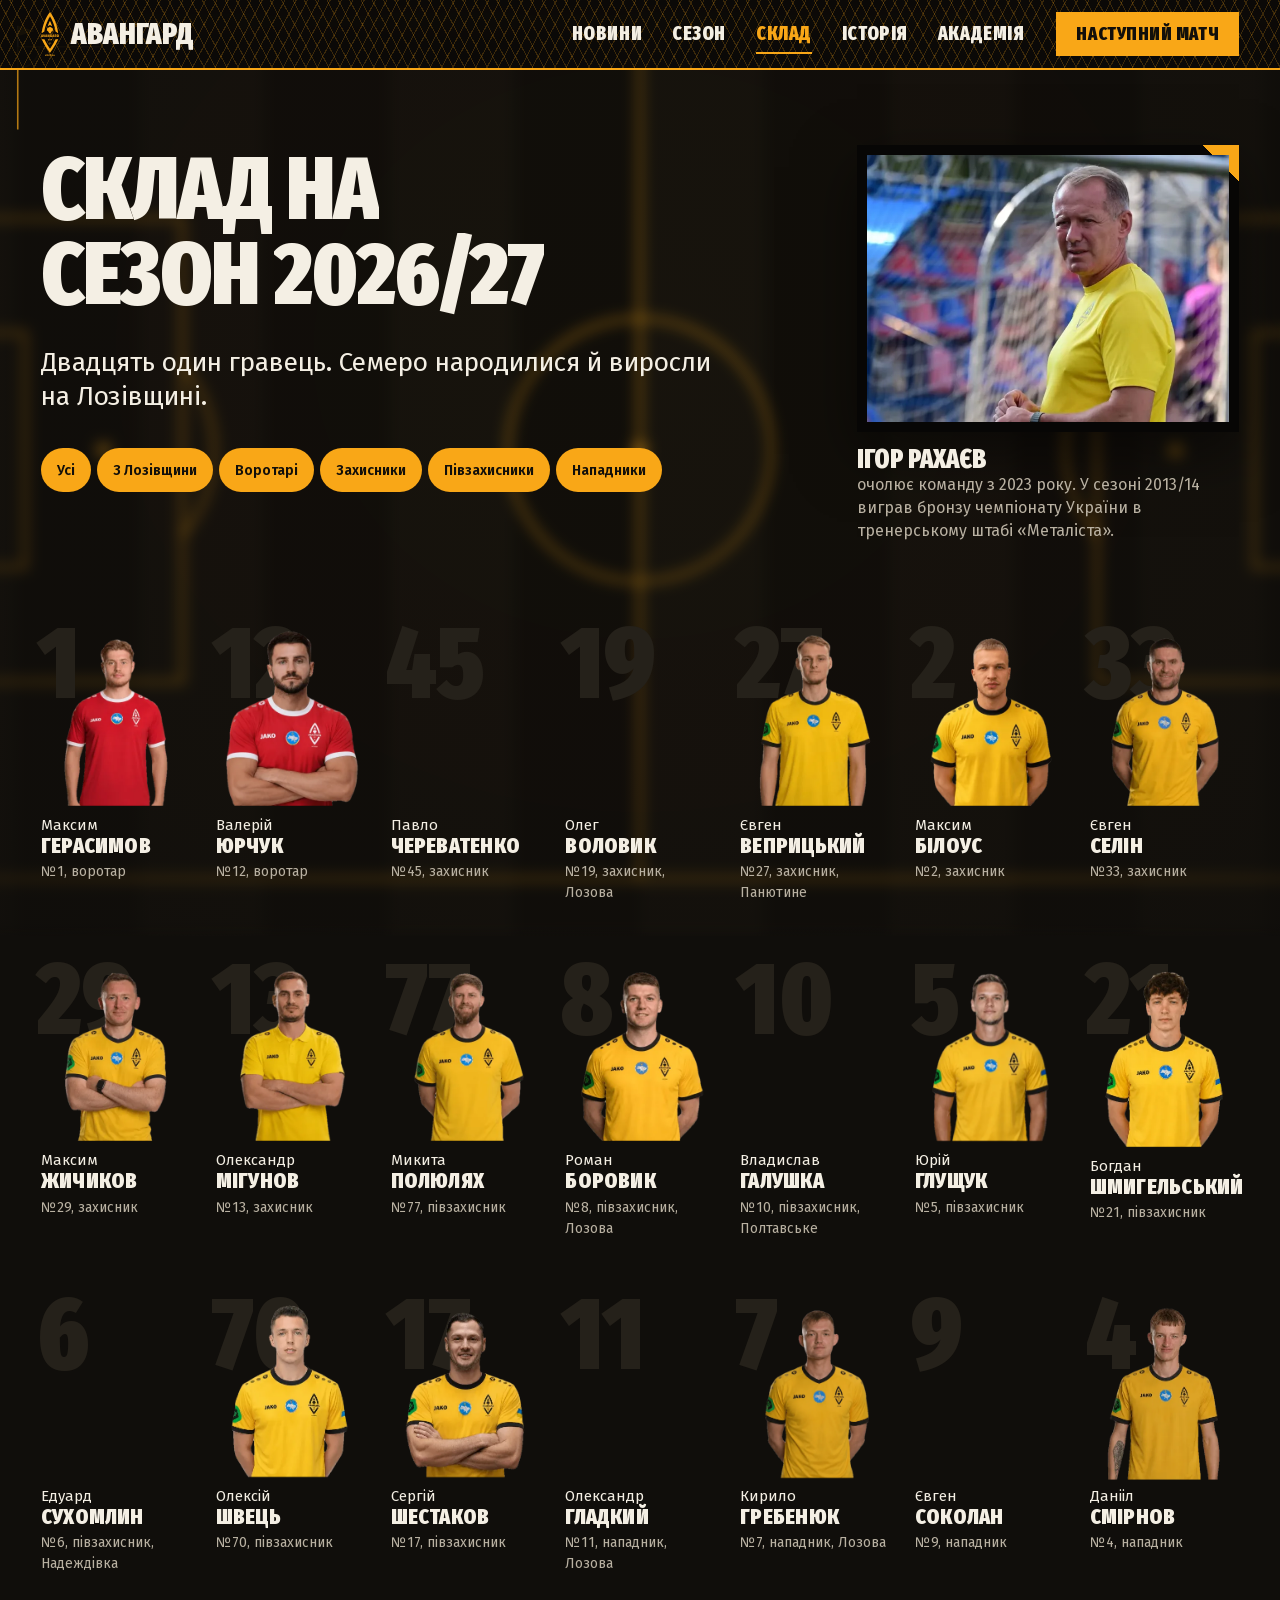
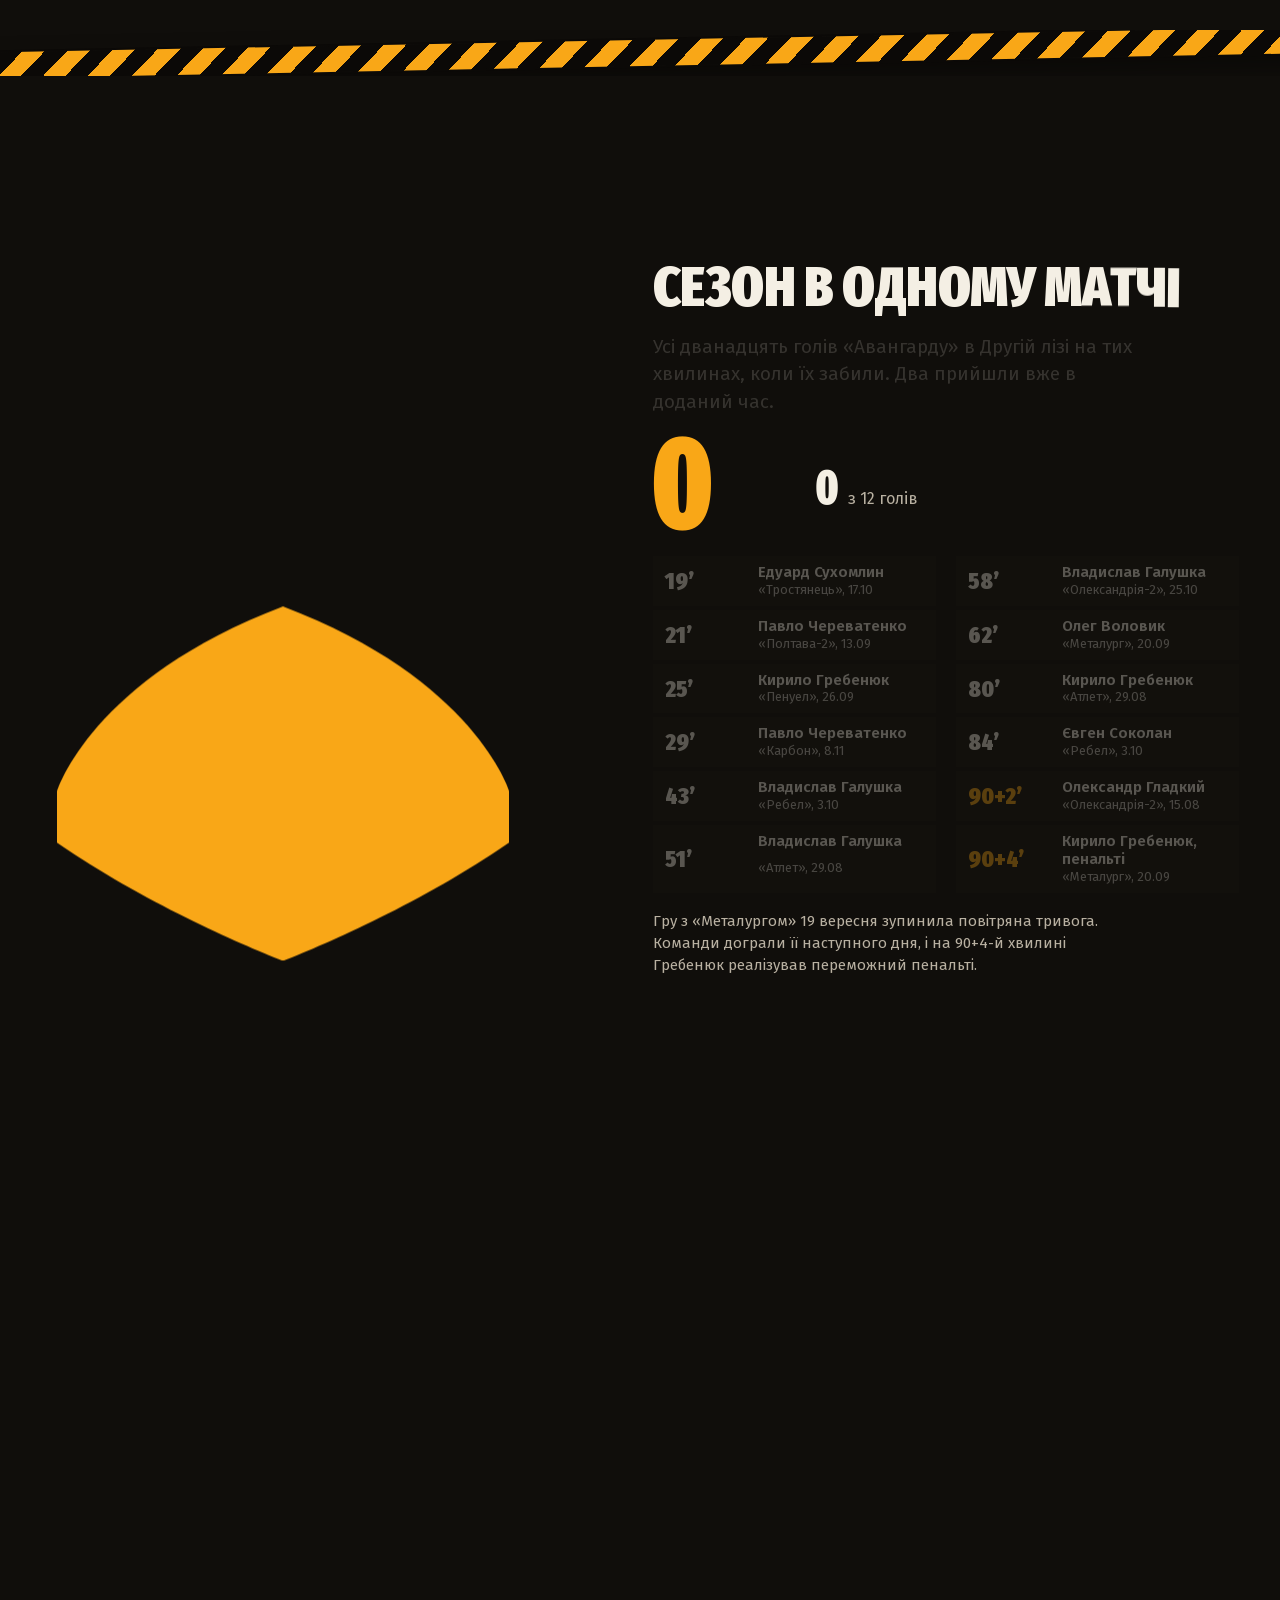
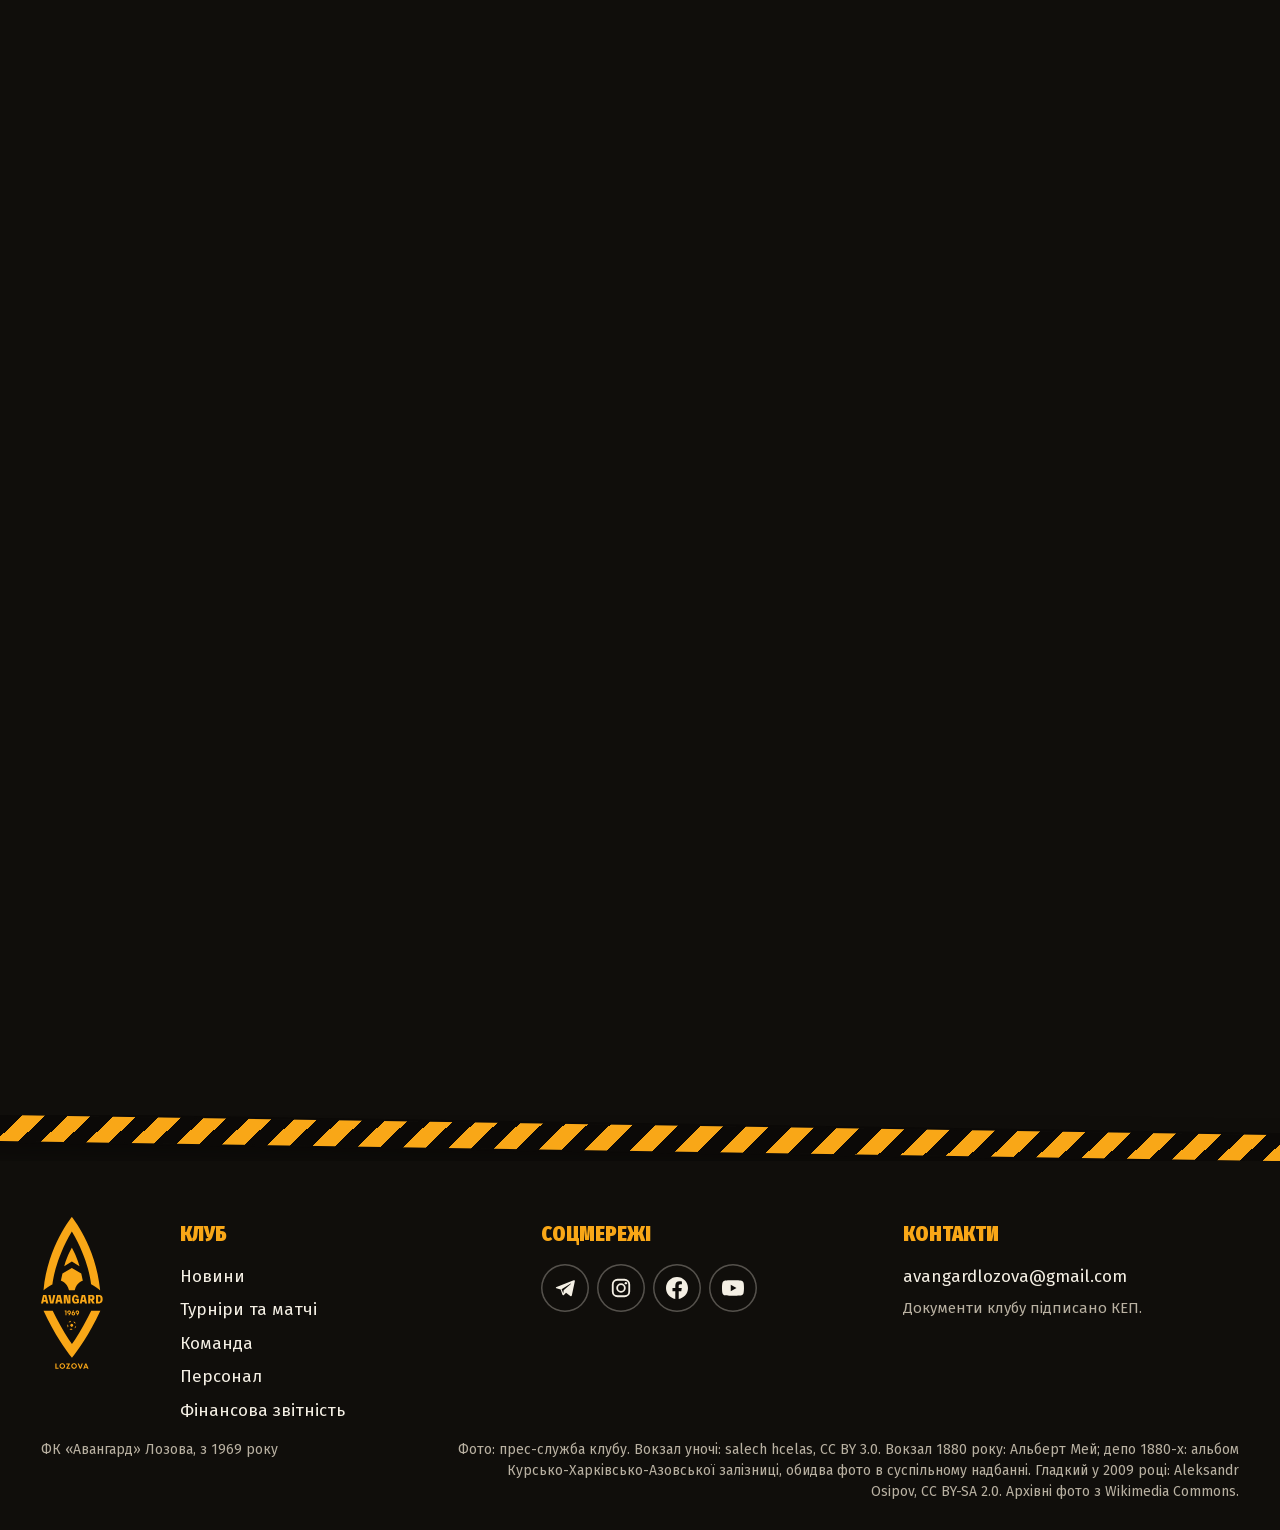
<file: squad.html>
<!doctype html>
<html lang="uk">
<head>
  <meta charset="utf-8">
  <meta name="viewport" content="width=device-width, initial-scale=1, viewport-fit=cover">
  <title>Склад | ФК «Авангард» Лозова</title>
  <meta name="description" content="Склад ФК «Авангард» Лозова на сезон 2026/27 і всі голи сезону.">
  <meta name="theme-color" content="#100e0b">
  <link rel="icon" href="assets/img/logo.svg" type="image/svg+xml">
  <link rel="preload" href="assets/fonts/FiraSansExtraCondensed-900-cyrillic.woff2" as="font" type="font/woff2" crossorigin>
  <link rel="stylesheet" href="css/base.css?v=48">
  <link rel="stylesheet" href="css/main.css?v=48">
  <script>(function(d){d.classList.add('js');if(!/[?&]still\b/.test(location.search)&&!matchMedia('(prefers-reduced-motion: reduce)').matches){d.classList.add('intro');setTimeout(function(){d.classList.remove('intro')},3000);}})(document.documentElement);</script>
</head>
<body data-page="squad">
<svg width="0" height="0" style="position:absolute" aria-hidden="true" focusable="false">
  <symbol id="i-tg" viewBox="0 0 24 24"><path d="M21.5 3.6 2.8 10.8c-1 .4-1 1.1-.2 1.4l4.7 1.5 1.8 5.5c.2.6.4.8.8.8s.6-.2.9-.5l2.3-2.2 4.7 3.5c.9.5 1.5.2 1.7-.8L22.7 5c.3-1.3-.4-1.8-1.2-1.4ZM8.3 13.3l9.5-6c.5-.3.9-.1.5.2l-7.8 7-.3 3.4-1.9-4.6Z"/></symbol><symbol id="i-ig" viewBox="0 0 24 24"><rect x="3" y="3" width="18" height="18" rx="5.2" fill="none" stroke="currentColor" stroke-width="2"/><circle cx="12" cy="12" r="4.2" fill="none" stroke="currentColor" stroke-width="2"/><circle cx="17.3" cy="6.7" r="1.3"/></symbol><symbol id="i-fb" viewBox="0 0 24 24"><path d="M24 12.07C24 5.45 18.63.07 12 .07S0 5.45 0 12.07c0 5.99 4.39 10.95 10.13 11.86v-8.39H7.08v-3.47h3.05V9.43c0-3.01 1.79-4.67 4.53-4.67 1.31 0 2.69.24 2.69.24v2.95h-1.52c-1.49 0-1.96.93-1.96 1.88v2.25h3.33l-.53 3.47h-2.8v8.39C19.61 23.03 24 18.06 24 12.07Z"/></symbol><symbol id="i-yt" viewBox="0 0 24 24"><path d="M23.5 6.19a3.02 3.02 0 0 0-2.12-2.14C19.5 3.55 12 3.55 12 3.55s-7.5 0-9.38.5A3.02 3.02 0 0 0 .5 6.19C0 8.07 0 12 0 12s0 3.93.5 5.81a3.02 3.02 0 0 0 2.12 2.14c1.88.5 9.38.5 9.38.5s7.5 0 9.38-.5a3.02 3.02 0 0 0 2.12-2.14C24 15.93 24 12 24 12s0-3.93-.5-5.81ZM9.55 15.57V8.43L15.82 12l-6.27 3.57Z"/></symbol><symbol id="emblem" viewBox="0 0 157 385"><path d="M87.1688 207.241H95.97V217.223C93.1918 218.674 90.4966 219.4 87.8845 219.4C84.8779 219.4 82.5406 218.391 80.8727 216.368C79.2016 214.346 78.3693 211.604 78.3693 208.142C78.3693 204.722 79.1713 201.99 80.7784 199.95C82.3856 197.907 84.5679 196.886 87.3238 196.886C89.5636 196.886 91.3817 197.518 92.7812 198.782C94.1807 200.047 95.0689 201.81 95.4412 204.07L90.3097 204.441C89.8751 202.327 88.8782 201.27 87.3238 201.27C86.1 201.27 85.199 201.923 84.6191 203.23C84.0375 204.537 83.7484 206.173 83.7484 208.142C83.7484 210.299 84.1206 211.984 84.8683 213.197C85.6144 214.408 86.6608 215.015 88.0092 215.015C89.0444 215.015 90.0812 214.798 91.1181 214.362V210.786H87.1688V207.241Z"/><path d="M105.112 210.32H109.373L107.258 200.43L105.112 210.32ZM111.239 219.026L110.244 214.393H104.243L103.246 219.026H97.9917L103.185 197.258H111.458L116.682 219.026H111.239Z"/><path d="M130.146 204.224C130.146 202.441 129.245 201.55 127.441 201.55H124.859V206.961H127.441C129.245 206.961 130.146 206.048 130.146 204.224ZM130.053 219.027L125.918 210.94H124.859V219.027H119.51V197.259H128.249C129.201 197.259 130.094 197.383 130.922 197.631C131.753 197.88 132.52 198.265 133.224 198.783C133.929 199.3 134.489 200.026 134.903 200.959C135.319 201.892 135.528 202.981 135.528 204.224C135.528 207.728 134.042 209.864 131.079 210.63L136.304 219.027H130.053Z"/><path d="M146.876 214.611C149.53 214.611 150.857 212.455 150.857 208.143C150.857 203.831 149.53 201.673 146.876 201.673H144.638V214.611H146.876ZM147.501 197.258C150.298 197.258 152.453 198.222 153.968 200.15C155.481 202.078 156.238 204.741 156.238 208.143C156.238 211.542 155.481 214.207 153.968 216.134C152.453 218.062 150.298 219.027 147.501 219.027H139.289V197.258H147.501Z"/><path d="M97.4736 124.436C88.5478 94.0871 78.1187 78.0218 78.1187 78.0218C78.1187 78.0218 67.6896 94.0871 58.7654 124.436L78.1187 112.833L97.4736 124.436Z"/><path d="M78.1192 -4.25577e-05C78.1192 -4.25577e-05 17.1725 72.7313 6.39673 185.531C6.39673 185.531 17.5096 175.767 29.2951 170.043C29.2951 170.043 34.3451 110.444 78.1192 37.0398C121.893 110.444 126.945 170.043 126.945 170.043C138.729 175.767 149.842 185.531 149.842 185.531C139.066 72.7313 78.1192 -4.25577e-05 78.1192 -4.25577e-05Z"/><path d="M60.1049 236.991H64.551V249.111H61.9996V239.27H60.1049V236.991Z"/><path d="M71.1687 243.096C71.7646 243.096 72.2583 242.913 72.6545 242.54C73.0491 242.171 73.2472 241.694 73.2472 241.111C73.2472 240.527 73.0491 240.051 72.6545 239.679C72.2583 239.31 71.7646 239.125 71.1687 239.125C70.56 239.125 70.0632 239.31 69.6734 239.679C69.2851 240.051 69.0902 240.527 69.0902 241.111C69.0902 241.694 69.2851 242.171 69.6734 242.54C70.0632 242.913 70.56 243.096 71.1687 243.096ZM71.1511 236.736C72.5107 236.736 73.6162 237.142 74.4661 237.957C75.3193 238.772 75.7426 239.823 75.7426 241.111C75.7426 242.253 75.3288 243.534 74.5029 244.956L72.0809 249.111H69.218C70.6766 246.608 71.5026 245.188 71.6975 244.847C71.3205 244.956 70.9434 245.01 70.568 245.01C69.4018 245.01 68.4464 244.646 67.7067 243.917C66.9638 243.189 66.5948 242.253 66.5948 241.111C66.5948 240.27 66.7881 239.519 67.1779 238.852C67.5661 238.182 68.1061 237.663 68.7995 237.292C69.4912 236.922 70.2756 236.736 71.1511 236.736Z"/><path d="M81.8862 246.925C82.4581 246.925 82.9246 246.743 83.2905 246.377C83.6547 246.014 83.8368 245.546 83.8368 244.974C83.8368 244.391 83.6547 243.917 83.2905 243.554C82.9246 243.188 82.4581 243.006 81.8862 243.006C81.3158 243.006 80.8445 243.188 80.4739 243.554C80.1033 243.917 79.9195 244.391 79.9195 244.974C79.9195 245.546 80.1033 246.014 80.4739 246.377C80.8445 246.743 81.3158 246.925 81.8862 246.925ZM82.4693 241.055C83.6355 241.055 84.5925 241.421 85.3402 242.15C86.0879 242.878 86.4617 243.821 86.4617 244.974C86.4617 246.249 86.0335 247.294 85.1756 248.109C84.3193 248.923 83.2298 249.329 81.9054 249.329C80.5442 249.329 79.4355 248.923 78.5776 248.109C77.7228 247.294 77.2931 246.249 77.2931 244.974C77.2931 243.845 77.7133 242.564 78.5504 241.129L80.958 236.974H83.8193C83.5029 237.52 83.078 238.255 82.5428 239.178C82.0076 240.102 81.6066 240.789 81.3398 241.238C81.7168 241.116 82.0923 241.055 82.4693 241.055Z"/><path d="M92.0576 243.096C92.6535 243.096 93.1488 242.913 93.5434 242.54C93.938 242.171 94.1361 241.694 94.1361 241.111C94.1361 240.527 93.938 240.051 93.5434 239.679C93.1488 239.31 92.6535 239.125 92.0576 239.125C91.4505 239.125 90.9521 239.31 90.5639 239.679C90.1741 240.051 89.9807 240.527 89.9807 241.111C89.9807 241.694 90.1741 242.171 90.5639 242.54C90.9521 242.913 91.4505 243.096 92.0576 243.096ZM92.04 236.736C93.3996 236.736 94.5067 237.142 95.3567 237.957C96.2066 238.772 96.6331 239.823 96.6331 241.111C96.6331 242.253 96.2194 243.534 95.3934 244.956L92.9682 249.111H90.107C91.5656 246.608 92.3915 245.188 92.588 244.847C92.2094 244.956 91.8324 245.01 91.4569 245.01C90.2907 245.01 89.3353 244.646 88.5956 243.917C87.8543 243.189 87.4837 242.253 87.4837 241.111C87.4837 240.27 87.677 239.519 88.0652 238.852C88.455 238.182 88.995 237.663 89.6884 237.292C90.3817 236.922 91.1646 236.736 92.04 236.736Z"/><path d="M39.2464 381.653H44.4545V384.395H36.2924V370.787H39.2464V381.653Z"/><path d="M53.9416 381.908C54.7451 381.908 55.472 381.721 56.1191 381.352C56.7677 380.983 57.2741 380.468 57.6448 379.809C58.0154 379.146 58.1991 378.408 58.1991 377.591C58.1991 376.358 57.795 375.332 56.985 374.509C56.175 373.687 55.1637 373.276 53.9511 373.276C52.7402 373.276 51.7225 373.687 50.8997 374.509C50.077 375.332 49.6664 376.358 49.6664 377.591C49.6664 378.823 50.077 379.85 50.8997 380.675C51.7225 381.494 52.737 381.908 53.9416 381.908ZM53.9416 384.686C51.8695 384.686 50.1409 384.009 48.7605 382.656C47.3802 381.301 46.6901 379.612 46.6901 377.591C46.6901 375.569 47.3802 373.882 48.7605 372.528C50.1409 371.174 51.8695 370.495 53.9416 370.495C55.3027 370.495 56.5376 370.803 57.6448 371.42C58.7535 372.035 59.6194 372.885 60.2409 373.965C60.8623 375.048 61.1723 376.257 61.1723 377.591C61.1723 379.625 60.4869 381.317 59.113 382.665C57.7374 384.012 56.0152 384.686 53.9416 384.686Z"/><path d="M68.0937 381.653H73.9441V384.395H63.6619V383.948L69.3382 373.528H63.991V370.787H73.7316V371.332L68.0937 381.653Z"/><path d="M83.742 381.908C84.5455 381.908 85.2725 381.721 85.9195 381.352C86.5697 380.983 87.0761 380.468 87.4468 379.809C87.8158 379.146 88.0011 378.408 88.0011 377.591C88.0011 376.358 87.5954 375.332 86.7854 374.509C85.9754 373.687 84.9641 373.276 83.7515 373.276C82.5422 373.276 81.5245 373.687 80.7017 374.509C79.8774 375.332 79.4668 376.358 79.4668 377.591C79.4668 378.823 79.8774 379.85 80.7017 380.675C81.5245 381.494 82.5374 381.908 83.742 381.908ZM83.742 384.686C81.6699 384.686 79.9413 384.009 78.5625 382.656C77.1806 381.301 76.4921 379.612 76.4921 377.591C76.4921 375.569 77.1806 373.882 78.5625 372.528C79.9413 371.174 81.6699 370.495 83.742 370.495C85.1047 370.495 86.338 370.803 87.4468 371.42C88.5539 372.035 89.4198 372.885 90.0413 373.965C90.6643 375.048 90.9743 376.257 90.9743 377.591C90.9743 379.625 90.2873 381.317 88.915 382.665C87.5394 384.012 85.8172 384.686 83.742 384.686Z"/><path d="M102.912 370.787H106.12L100.987 384.395H98.2074L92.8826 370.787H96.1257L99.5685 380.409L102.912 370.787Z"/><path d="M113.582 374.383L111.814 379.243H115.372L113.582 374.383ZM117.257 384.395L116.305 381.809H110.881L109.948 384.395H106.837L112.164 370.787H114.945L120.445 384.395H117.257Z"/><path d="M78.3679 356.609C64.1493 338.76 34.0298 297.546 6.39783 237.634H29.6029C41.5689 262.361 55.2811 286.86 70.3799 310.48L78.3679 321.577L86.3575 310.48C101.453 286.863 115.167 262.364 127.133 237.634H150.34C122.717 297.53 92.5881 338.754 78.3679 356.609Z"/><path d="M70.9525 185.531H85.2862C91.5935 163.473 105.954 161.627 105.954 161.627L101.938 142.882L78.1193 129.196L54.3008 142.882L50.2844 161.627C50.2844 161.627 64.6452 163.473 70.9525 185.531Z"/><path d="M80.8431 271.35L75.996 270.583L73.7673 274.956L77.2389 278.429L81.6131 276.199L80.8431 271.35Z"/><path d="M85.579 282.705C87.5999 280.854 88.8636 278.379 89.1959 275.697L85.7212 278.36L85.579 282.705Z"/><path d="M66.7651 271.868C66.1772 274.581 66.591 277.431 67.9505 279.863L69.5194 275.849L66.7651 271.868Z"/><path d="M76.4982 263.001C73.8142 263.33 71.3363 264.598 69.4879 266.619L73.9244 266.56L76.4982 263.001Z"/><path d="M88.3101 269.7C87.1662 267.11 85.0734 265.017 82.4805 263.877L83.9039 268.281L88.3101 269.7Z"/><path d="M80.3268 285.431L76.4063 282.719L72.0928 284.106C74.569 285.576 77.5198 286.039 80.3268 285.431Z"/><path d="M7.12048 210.32H11.3813L9.26605 200.43L7.12048 210.32ZM13.2457 219.026L12.252 214.393H6.25139L5.25449 219.026H0L5.19219 197.258H13.4661L18.6903 219.026H13.2457Z"/><path d="M30.9097 197.258H36.3528L31.3762 219.027H23.2589L18.4102 197.258H23.9762L27.395 215.482L30.9097 197.258Z"/><path d="M43.1951 210.32H47.4559L45.3407 200.43L43.1951 210.32ZM49.3219 219.026L48.325 214.393H42.3245L41.3307 219.026H36.0731L41.2668 197.258H49.5392L54.7633 219.026H49.3219Z"/><path d="M69.5032 197.258H74.6044V219.027H66.3L62.6943 202.42V219.027H57.5916V197.258H65.8975L69.5032 213.866V197.258Z"/></symbol>
</svg>

<div class="pitch-bg" aria-hidden="true">
  <svg viewBox="0 0 1050 680" preserveAspectRatio="xMidYMid slice">
    <g class="pitch-bg__stripes">
      <rect x="0" y="0" width="1050" height="680" fill="#120f0b"/>
      <rect x="0" width="87.5" height="680"/><rect x="175" width="87.5" height="680"/><rect x="350" width="87.5" height="680"/>
      <rect x="525" width="87.5" height="680"/><rect x="700" width="87.5" height="680"/><rect x="875" width="87.5" height="680"/>
    </g>
    <g class="pitch-bg__lines" fill="none">
      <rect x="40" y="40" width="970" height="600"/>
      <line x1="525" y1="40" x2="525" y2="640"/>
      <circle cx="525" cy="340" r="92"/>
      <circle cx="525" cy="340" r="4" class="dot"/>
      <rect x="40" y="178" width="165" height="324"/><rect x="40" y="258" width="55" height="164"/>
      <rect x="845" y="178" width="165" height="324"/><rect x="955" y="258" width="55" height="164"/>
      <circle cx="150" cy="340" r="4" class="dot"/><circle cx="900" cy="340" r="4" class="dot"/>
      <path d="M205 280 A92 92 0 0 1 205 400"/><path d="M845 280 A92 92 0 0 0 845 400"/>
    </g>
  </svg>
</div>

<a class="skip" href="#main">Перейти до основного вмісту</a>

<header class="bar" data-bar>
  <a class="bar__brand" href="index.html" aria-label="ФК «Авангард» Лозова, на головну">
    <span class="crest" aria-hidden="true" data-crest>
      <svg class="crest__base"><use href="#emblem"/></svg>
      <span class="crest__fill"><svg><use href="#emblem"/></svg></span>
    </span>
    <span class="bar__name">Авангард</span>
  </a>
  <nav class="bar__nav" aria-label="Розділи">
    <a href="index.html#news">Новини</a>
    <a href="index.html#season">Сезон</a>
    <a href="squad.html" aria-current="page">Склад</a>
    <a href="index.html#history">Історія</a>
    <a href="academy.html">Академія</a>
  </nav>
  <a class="btn btn--gold bar__action" href="index.html#match">Наступний матч</a>
  <details class="menu">
    <summary class="menu__toggle"><span class="menu__icon" aria-hidden="true"><i></i><i></i></span><span class="menu__word">Меню</span></summary>
    <nav class="menu__sheet" aria-label="Розділи">
      <ol class="menu__links">
        <li><a href="index.html#news">Новини</a></li>
        <li><a href="index.html#season">Сезон</a></li>
        <li><a href="squad.html" aria-current="page">Склад</a></li>
        <li><a href="index.html#history">Історія</a></li>
        <li><a href="academy.html">Академія</a></li>
      </ol>
      <a class="menu__next" href="index.html#match"><span>Наступний матч</span><b>Полтава-2 проти Авангарду</b><span>15.11, 11:30</span></a>
      <div class="menu__social">
        <a class="soc" href="https://t.me/fc_avangard_lozova" rel="noopener" aria-label="Telegram"><svg aria-hidden="true"><use href="#i-tg"/></svg></a>
        <a class="soc" href="https://www.instagram.com/fc_avangard_lozova/" rel="noopener" aria-label="Instagram"><svg aria-hidden="true"><use href="#i-ig"/></svg></a>
        <a class="soc" href="https://www.facebook.com/avangard.lozova" rel="noopener" aria-label="Facebook"><svg aria-hidden="true"><use href="#i-fb"/></svg></a>
        <a class="soc" href="https://www.youtube.com/@avangardlozova2021" rel="noopener" aria-label="YouTube"><svg aria-hidden="true"><use href="#i-yt"/></svg></a>
      </div>
    </nav>
  </details>
</header>

<main id="main">

  <!-- 4. SQUAD: the team photo, with the local players a tap away -->
  <section class="squad squad--page" id="squad" aria-labelledby="squad-title" data-squad>
    <div class="squad__head">
      <h2 class="h2" id="squad-title">Склад на сезон 2026/27</h2>
      <p class="squad__lede">Двадцять один гравець. Семеро народилися й виросли на Лозівщині.</p>
      <figure class="coach">
        <img src="assets/img/webp/img1311-720.webp" width="720" height="480" loading="lazy" decoding="async" alt="Головний тренер Ігор Рахаєв у жовтій формі клубу">
        <figcaption><b>Ігор Рахаєв</b> очолює команду з 2023 року. У сезоні 2013/14 виграв бронзу чемпіонату України в тренерському штабі «Металіста».</figcaption>
      </figure>
      <div class="filters" role="group" aria-label="Показати гравців">
        <button class="chip is-on" type="button" data-filter="all" aria-pressed="true">Усі</button>
        <button class="chip" type="button" data-filter="local" aria-pressed="false">З Лозівщини</button>
        <button class="chip" type="button" data-filter="gk" aria-pressed="false">Воротарі</button>
        <button class="chip" type="button" data-filter="df" aria-pressed="false">Захисники</button>
        <button class="chip" type="button" data-filter="mf" aria-pressed="false">Півзахисники</button>
        <button class="chip" type="button" data-filter="fw" aria-pressed="false">Нападники</button>
      </div>
      <p class="squad__count" aria-live="polite" data-count></p>
    </div>

    <ul class="roster" data-roster>
      <li class="p" data-pos="gk"><a class="p__link" href="https://avangard-lozova.com/team/maksim-gerasimov"><span class="p__n" aria-hidden="true">1</span><img src="assets/img/webp/p1-360.webp" srcset="assets/img/webp/p1-360.webp 360w, assets/img/webp/p1.webp 720w" sizes="(max-width: 760px) 31vw, (max-width: 1100px) 18vw, 13vw" width="720" height="900" loading="lazy" decoding="async" alt=""><span class="p__name">Максим <b>Герасимов</b></span><span class="p__role">№1, воротар</span></a></li>
      <li class="p" data-pos="gk"><a class="p__link" href="https://avangard-lozova.com/team/valerij-yurchuk"><span class="p__n" aria-hidden="true">12</span><img src="assets/img/webp/p12-360.webp" srcset="assets/img/webp/p12-360.webp 360w, assets/img/webp/p12.webp 720w" sizes="(max-width: 760px) 31vw, (max-width: 1100px) 18vw, 13vw" width="720" height="900" loading="lazy" decoding="async" alt=""><span class="p__name">Валерій <b>Юрчук</b></span><span class="p__role">№12, воротар</span></a></li>
      <li class="p" data-pos="df"><a class="p__link" href="https://avangard-lozova.com/team/pavlo-cherevatenko"><span class="p__n" aria-hidden="true">45</span><img src="assets/img/webp/p45-360.webp" srcset="assets/img/webp/p45-360.webp 360w, assets/img/webp/p45.webp 720w" sizes="(max-width: 760px) 31vw, (max-width: 1100px) 18vw, 13vw" width="720" height="900" loading="lazy" decoding="async" alt=""><span class="p__name">Павло <b>Череватенко</b></span><span class="p__role">№45, захисник</span></a></li>
      <li class="p" data-pos="df" data-local="Лозова"><a class="p__link" href="https://avangard-lozova.com/team/oleg-volovik"><span class="p__n" aria-hidden="true">19</span><img src="assets/img/webp/p19-360.webp" srcset="assets/img/webp/p19-360.webp 360w, assets/img/webp/p19.webp 720w" sizes="(max-width: 760px) 31vw, (max-width: 1100px) 18vw, 13vw" width="720" height="900" loading="lazy" decoding="async" alt=""><span class="p__name">Олег <b>Воловик</b></span><span class="p__role">№19, захисник, Лозова</span></a></li>
      <li class="p" data-pos="df" data-local="Панютине"><a class="p__link" href="https://avangard-lozova.com/team/yevgen-vepriczkij"><span class="p__n" aria-hidden="true">27</span><img src="assets/img/webp/p27-360.webp" srcset="assets/img/webp/p27-360.webp 360w, assets/img/webp/p27.webp 720w" sizes="(max-width: 760px) 31vw, (max-width: 1100px) 18vw, 13vw" width="720" height="900" loading="lazy" decoding="async" alt=""><span class="p__name">Євген <b>Веприцький</b></span><span class="p__role">№27, захисник, Панютине</span></a></li>
      <li class="p" data-pos="df"><a class="p__link" href="https://avangard-lozova.com/team/maksim-bilous"><span class="p__n" aria-hidden="true">2</span><img src="assets/img/webp/p2-360.webp" srcset="assets/img/webp/p2-360.webp 360w, assets/img/webp/p2.webp 720w" sizes="(max-width: 760px) 31vw, (max-width: 1100px) 18vw, 13vw" width="720" height="900" loading="lazy" decoding="async" alt=""><span class="p__name">Максим <b>Білоус</b></span><span class="p__role">№2, захисник</span></a></li>
      <li class="p" data-pos="df"><a class="p__link" href="https://avangard-lozova.com/team/yevgen-selin"><span class="p__n" aria-hidden="true">33</span><img src="assets/img/webp/p33-360.webp" srcset="assets/img/webp/p33-360.webp 360w, assets/img/webp/p33.webp 720w" sizes="(max-width: 760px) 31vw, (max-width: 1100px) 18vw, 13vw" width="720" height="900" loading="lazy" decoding="async" alt=""><span class="p__name">Євген <b>Селін</b></span><span class="p__role">№33, захисник</span></a></li>
      <li class="p" data-pos="df"><a class="p__link" href="https://avangard-lozova.com/team/maksim-zhichikov"><span class="p__n" aria-hidden="true">29</span><img src="assets/img/webp/p29-360.webp" srcset="assets/img/webp/p29-360.webp 360w, assets/img/webp/p29.webp 720w" sizes="(max-width: 760px) 31vw, (max-width: 1100px) 18vw, 13vw" width="720" height="900" loading="lazy" decoding="async" alt=""><span class="p__name">Максим <b>Жичиков</b></span><span class="p__role">№29, захисник</span></a></li>
      <li class="p" data-pos="df"><a class="p__link" href="https://avangard-lozova.com/team/oleksandr-migunov"><span class="p__n" aria-hidden="true">13</span><img src="assets/img/webp/p13-360.webp" srcset="assets/img/webp/p13-360.webp 360w, assets/img/webp/p13.webp 720w" sizes="(max-width: 760px) 31vw, (max-width: 1100px) 18vw, 13vw" width="720" height="900" loading="lazy" decoding="async" alt=""><span class="p__name">Олександр <b>Мігунов</b></span><span class="p__role">№13, захисник</span></a></li>
      <li class="p" data-pos="mf"><a class="p__link" href="https://avangard-lozova.com/team/mikita-polyulyah"><span class="p__n" aria-hidden="true">77</span><img src="assets/img/webp/p77-360.webp" srcset="assets/img/webp/p77-360.webp 360w, assets/img/webp/p77.webp 720w" sizes="(max-width: 760px) 31vw, (max-width: 1100px) 18vw, 13vw" width="720" height="900" loading="lazy" decoding="async" alt=""><span class="p__name">Микита <b>Полюлях</b></span><span class="p__role">№77, півзахисник</span></a></li>
      <li class="p" data-pos="mf" data-local="Лозова"><a class="p__link" href="https://avangard-lozova.com/team/roman-borovik"><span class="p__n" aria-hidden="true">8</span><img src="assets/img/webp/p8-360.webp" srcset="assets/img/webp/p8-360.webp 360w, assets/img/webp/p8.webp 720w" sizes="(max-width: 760px) 31vw, (max-width: 1100px) 18vw, 13vw" width="720" height="900" loading="lazy" decoding="async" alt=""><span class="p__name">Роман <b>Боровик</b></span><span class="p__role">№8, півзахисник, Лозова</span></a></li>
      <li class="p" data-pos="mf" data-local="Полтавське"><a class="p__link" href="https://avangard-lozova.com/team/vladislav-galushka"><span class="p__n" aria-hidden="true">10</span><img src="assets/img/webp/p10-360.webp" srcset="assets/img/webp/p10-360.webp 360w, assets/img/webp/p10.webp 720w" sizes="(max-width: 760px) 31vw, (max-width: 1100px) 18vw, 13vw" width="720" height="900" loading="lazy" decoding="async" alt=""><span class="p__name">Владислав <b>Галушка</b></span><span class="p__role">№10, півзахисник, Полтавське</span></a></li>
      <li class="p" data-pos="mf"><a class="p__link" href="https://avangard-lozova.com/team/yurij-glushhuk"><span class="p__n" aria-hidden="true">5</span><img src="assets/img/webp/p5-360.webp" srcset="assets/img/webp/p5-360.webp 360w, assets/img/webp/p5.webp 720w" sizes="(max-width: 760px) 31vw, (max-width: 1100px) 18vw, 13vw" width="720" height="900" loading="lazy" decoding="async" alt=""><span class="p__name">Юрій <b>Глущук</b></span><span class="p__role">№5, півзахисник</span></a></li>
      <li class="p" data-pos="mf"><a class="p__link" href="https://avangard-lozova.com/team/bogdan-shmigalskiy"><span class="p__n" aria-hidden="true">21</span><img src="assets/img/webp/p21-360.webp" srcset="assets/img/webp/p21-360.webp 360w, assets/img/webp/p21.webp 720w" sizes="(max-width: 760px) 31vw, (max-width: 1100px) 18vw, 13vw" width="720" height="900" loading="lazy" decoding="async" alt=""><span class="p__name">Богдан <b>Шмигельський</b></span><span class="p__role">№21, півзахисник</span></a></li>
      <li class="p" data-pos="mf" data-local="Надеждівка"><a class="p__link" href="https://avangard-lozova.com/team/eduard-suhomlin"><span class="p__n" aria-hidden="true">6</span><img src="assets/img/webp/p6-360.webp" srcset="assets/img/webp/p6-360.webp 360w, assets/img/webp/p6.webp 720w" sizes="(max-width: 760px) 31vw, (max-width: 1100px) 18vw, 13vw" width="720" height="900" loading="lazy" decoding="async" alt=""><span class="p__name">Едуард <b>Сухомлин</b></span><span class="p__role">№6, півзахисник, Надеждівка</span></a></li>
      <li class="p" data-pos="mf"><a class="p__link" href="https://avangard-lozova.com/team/oleksij-shvecz"><span class="p__n" aria-hidden="true">70</span><img src="assets/img/webp/p70-360.webp" srcset="assets/img/webp/p70-360.webp 360w, assets/img/webp/p70.webp 720w" sizes="(max-width: 760px) 31vw, (max-width: 1100px) 18vw, 13vw" width="720" height="900" loading="lazy" decoding="async" alt=""><span class="p__name">Олексій <b>Швець</b></span><span class="p__role">№70, півзахисник</span></a></li>
      <li class="p" data-pos="mf"><a class="p__link" href="https://avangard-lozova.com/team/sergij-shestakov"><span class="p__n" aria-hidden="true">17</span><img src="assets/img/webp/p17-360.webp" srcset="assets/img/webp/p17-360.webp 360w, assets/img/webp/p17.webp 720w" sizes="(max-width: 760px) 31vw, (max-width: 1100px) 18vw, 13vw" width="720" height="900" loading="lazy" decoding="async" alt=""><span class="p__name">Сергій <b>Шестаков</b></span><span class="p__role">№17, півзахисник</span></a></li>
      <li class="p" data-pos="fw" data-local="Лозова"><a class="p__link" href="https://avangard-lozova.com/team/oleksandr-gladkij"><span class="p__n" aria-hidden="true">11</span><img src="assets/img/webp/p11-360.webp" srcset="assets/img/webp/p11-360.webp 360w, assets/img/webp/p11.webp 720w" sizes="(max-width: 760px) 31vw, (max-width: 1100px) 18vw, 13vw" width="720" height="900" loading="lazy" decoding="async" alt=""><span class="p__name">Олександр <b>Гладкий</b></span><span class="p__role">№11, нападник, Лозова</span></a></li>
      <li class="p" data-pos="fw" data-local="Лозова"><a class="p__link" href="https://avangard-lozova.com/team/kirilo-grebenyuk"><span class="p__n" aria-hidden="true">7</span><img src="assets/img/webp/p7-360.webp" srcset="assets/img/webp/p7-360.webp 360w, assets/img/webp/p7.webp 720w" sizes="(max-width: 760px) 31vw, (max-width: 1100px) 18vw, 13vw" width="720" height="900" loading="lazy" decoding="async" alt=""><span class="p__name">Кирило <b>Гребенюк</b></span><span class="p__role">№7, нападник, Лозова</span></a></li>
      <li class="p" data-pos="fw"><a class="p__link" href="https://avangard-lozova.com/team/yevgenij-sokolan"><span class="p__n" aria-hidden="true">9</span><img src="assets/img/webp/p9-360.webp" srcset="assets/img/webp/p9-360.webp 360w, assets/img/webp/p9.webp 720w" sizes="(max-width: 760px) 31vw, (max-width: 1100px) 18vw, 13vw" width="720" height="900" loading="lazy" decoding="async" alt=""><span class="p__name">Євген <b>Соколан</b></span><span class="p__role">№9, нападник</span></a></li>
      <li class="p" data-pos="fw"><a class="p__link" href="https://avangard-lozova.com/team/daniil-smirnov"><span class="p__n" aria-hidden="true">4</span><img src="assets/img/webp/p4-360.webp" srcset="assets/img/webp/p4-360.webp 360w, assets/img/webp/p4.webp 720w" sizes="(max-width: 760px) 31vw, (max-width: 1100px) 18vw, 13vw" width="720" height="900" loading="lazy" decoding="async" alt=""><span class="p__name">Данііл <b>Смірнов</b></span><span class="p__role">№4, нападник</span></a></li>
    </ul>
  </section>

  <div class="tape" aria-hidden="true"><span></span></div>

  <!-- 5. THE SEASON AS ONE MATCH: twelve goals at their real minutes, the scorer in the crest -->
  <section class="match90" id="goals" aria-labelledby="goals-title" data-goals>
    <div class="match90__pin">
      <div class="match90__figure" aria-hidden="true">
        <span class="match90__lancet"></span>
        <img class="match90__scorer" data-scorer src="assets/img/webp/p7.webp" width="720" height="900" alt="">
      </div>
      <div class="match90__text">
        <h2 class="h2" id="goals-title">Сезон в одному матчі</h2>
        <p class="match90__lede">Усі дванадцять голів «Авангарду» в Другій лізі на тих хвилинах, коли їх забили. Два прийшли вже в доданий час.</p>
        <div class="match90__board">
          <p class="clock" aria-hidden="true"><span data-clock>90</span><span class="clock__board" data-plus><span data-added>+4</span></span></p>
          <p class="tally"><b data-tally>12</b> з 12 голів</p>
        </div>
        <ol class="goals" data-goal-list>
          <li class="goal" data-min="19" data-n="6"><span class="goal__min">19’</span><span class="goal__who">Едуард Сухомлин</span><span class="goal__vs">«Тростянець», 17.10</span></li>
          <li class="goal" data-min="21" data-n="45"><span class="goal__min">21’</span><span class="goal__who">Павло Череватенко</span><span class="goal__vs">«Полтава-2», 13.09</span></li>
          <li class="goal" data-min="25" data-n="7"><span class="goal__min">25’</span><span class="goal__who">Кирило Гребенюк</span><span class="goal__vs">«Пенуел», 26.09</span></li>
          <li class="goal" data-min="29" data-n="45"><span class="goal__min">29’</span><span class="goal__who">Павло Череватенко</span><span class="goal__vs">«Карбон», 8.11</span></li>
          <li class="goal" data-min="43" data-n="10"><span class="goal__min">43’</span><span class="goal__who">Владислав Галушка</span><span class="goal__vs">«Ребел», 3.10</span></li>
          <li class="goal" data-min="51" data-n="10"><span class="goal__min">51’</span><span class="goal__who">Владислав Галушка</span><span class="goal__vs">«Атлет», 29.08</span></li>
          <li class="goal" data-min="58" data-n="10"><span class="goal__min">58’</span><span class="goal__who">Владислав Галушка</span><span class="goal__vs">«Олександрія-2», 25.10</span></li>
          <li class="goal" data-min="62" data-n="19"><span class="goal__min">62’</span><span class="goal__who">Олег Воловик</span><span class="goal__vs">«Металург», 20.09</span></li>
          <li class="goal" data-min="80" data-n="7"><span class="goal__min">80’</span><span class="goal__who">Кирило Гребенюк</span><span class="goal__vs">«Атлет», 29.08</span></li>
          <li class="goal" data-min="84" data-n="9"><span class="goal__min">84’</span><span class="goal__who">Євген Соколан</span><span class="goal__vs">«Ребел», 3.10</span></li>
          <li class="goal goal--late" data-min="92" data-n="11"><span class="goal__min">90+2’</span><span class="goal__who">Олександр Гладкий</span><span class="goal__vs">«Олександрія-2», 15.08</span></li>
          <li class="goal goal--late" data-min="94" data-n="7"><span class="goal__min">90+4’</span><span class="goal__who">Кирило Гребенюк, пенальті</span><span class="goal__vs">«Металург», 20.09</span></li>
        </ol>
        <p class="match90__note">Гру з «Металургом» 19 вересня зупинила повітряна тривога. Команди дограли її наступного дня, і на 90+4-й хвилині Гребенюк реалізував переможний пенальті.</p>
      </div>
    </div>
  </section>

  <div class="tape" aria-hidden="true"><span></span></div>

</main>

<footer class="foot">
  <div class="foot__top">
    <svg class="foot__emblem" aria-hidden="true"><use href="#emblem"/></svg>
    <div class="foot__cols">
      <nav aria-label="Сторінки клубу">
        <h2 class="foot__h">Клуб</h2>
        <a href="https://avangard-lozova.com/news">Новини</a>
        <a href="https://avangard-lozova.com/tournaments">Турніри та матчі</a>
        <a href="https://avangard-lozova.com/team">Команда</a>
        <a href="https://avangard-lozova.com/staff">Персонал</a>
        <a href="https://avangard-lozova.com/financial-reporting">Фінансова звітність</a>
      </nav>
      <nav aria-label="Соцмережі">
        <h2 class="foot__h">Соцмережі</h2>
        <a class="soc" href="https://t.me/fc_avangard_lozova" rel="noopener" aria-label="Telegram"><svg aria-hidden="true"><use href="#i-tg"/></svg></a>
        <a class="soc" href="https://www.instagram.com/fc_avangard_lozova/" rel="noopener" aria-label="Instagram"><svg aria-hidden="true"><use href="#i-ig"/></svg></a>
        <a class="soc" href="https://www.facebook.com/avangard.lozova" rel="noopener" aria-label="Facebook"><svg aria-hidden="true"><use href="#i-fb"/></svg></a>
        <a class="soc" href="https://www.youtube.com/@avangardlozova2021" rel="noopener" aria-label="YouTube"><svg aria-hidden="true"><use href="#i-yt"/></svg></a>
      </nav>
      <div>
        <h2 class="foot__h">Контакти</h2>
        <a href="mailto:avangardlozova@gmail.com">avangardlozova@gmail.com</a>
        <p>Документи клубу підписано КЕП.</p>
      </div>
    </div>
  </div>
  <div class="foot__base">
    <p>ФК «Авангард» Лозова, з 1969 року</p>
    <p>Фото: прес-служба клубу. Вокзал уночі: salech hcelas, CC BY 3.0. Вокзал 1880 року: Альберт Мей; депо 1880-х: альбом Курсько-Харківсько-Азовської залізниці, обидва фото в суспільному надбанні. Гладкий у 2009 році: Aleksandr Osipov, CC BY-SA 2.0. Архівні фото з Wikimedia Commons.</p>
  </div>
</footer>

<script src="assets/vendor/gsap.min.js" defer></script>
<script src="assets/vendor/ScrollTrigger.min.js" defer></script>
<script src="js/main.js?v=48" defer></script>
</body>
</html>
</file>
<file: css/base.css>
@import url("../assets/fonts/fonts.css");

/* Tokens. The club's own colours: kit gold on black trim, keeper red. */
:root {
  --ink: #f4efe4;          /* text on the dark ground */
  --ground: #100e0b;       /* the black of the kit trim and the old site header */
  --ground-2: #1a1712;     /* one tone step up, for surfaces */
  --ground-3: #25211a;     /* second step, pressed / hover */
  --gold: #f9a717;         /* the emblem and the home shirt */
  --gold-ink: #120f0a;     /* text set on gold */
  --muted: #b9b1a2;        /* secondary notes only, never running text */

  --display: "Fira Sans Extra Condensed", "Arial Narrow", sans-serif;
  --text: "Fira Sans", "Segoe UI", system-ui, sans-serif;

  --margin: clamp(16px, 3.2vw, 48px);
  --gap: clamp(16px, 2vw, 28px);
  --section: clamp(96px, 14vw, 220px);

  --ease-out: cubic-bezier(0.16, 1, 0.3, 1);
  --ease-in-out: cubic-bezier(0.65, 0, 0.35, 1);

  --step-0: clamp(16px, 0.35vw + 15px, 19px);
  --step-1: clamp(20px, 0.8vw + 16px, 28px);
  --step-2: clamp(28px, 2vw + 18px, 48px);
  --step-3: clamp(44px, 6vw + 12px, 112px);
  --step-4: clamp(64px, 13vw, 240px);

  color-scheme: dark;
}

*, *::before, *::after { box-sizing: border-box; }
html { -webkit-text-size-adjust: 100%; text-size-adjust: 100%; }
body {
  margin: 0;
  background: var(--ground);
  color: var(--ink);
  font-family: var(--text);
  font-size: var(--step-0);
  line-height: 1.5;
  -webkit-font-smoothing: antialiased;
  text-rendering: optimizeLegibility;
  overflow-x: clip;
}
img, svg, video { display: block; max-width: 100%; height: auto; }
a { color: inherit; }
button { font: inherit; color: inherit; background: none; border: 0; padding: 0; cursor: pointer; }
h1, h2, h3, h4, p, figure, blockquote, ol, ul, dl, dd { margin: 0; }
ol, ul { padding: 0; list-style: none; }

::selection { background: var(--gold); color: var(--gold-ink); }
:focus-visible { outline: 3px solid var(--gold); outline-offset: 3px; }
html { scroll-padding-top: calc(var(--bar, 68px) + 16px); }

.visually-hidden {
  position: absolute !important; width: 1px; height: 1px; overflow: hidden;
  clip: rect(0 0 0 0); clip-path: inset(50%); white-space: nowrap;
}

.skip {
  position: absolute; left: var(--margin); top: -100px; z-index: 100;
  background: var(--gold); color: var(--gold-ink); padding: 12px 18px; font-weight: 600;
}
.skip:focus { top: 12px; }
</file>
<file: css/main.css>
/* ФК «Авангард» Лозова: головна сторінка.
   One idea: the lancet of the crest (assets/img/lancet.svg, traced from logo.svg)
   is the window the page looks through. Square corners everywhere else. */

:root { --bar: 68px; --lancet: url("data:image/svg+xml,%3Csvg xmlns='http://www.w3.org/2000/svg' viewBox='0 0 172.73 356.61' preserveAspectRatio='none'%3E%3Cpath d='M86.36 0C13.22 72.73 0 185.53 0 185.53V237.63C33.16 297.55 69.3 338.76 86.36 356.61C103.43 338.76 139.57 297.55 172.73 237.63V185.53C172.73 185.53 159.5 72.73 86.36 0Z'/%3E%3C/svg%3E"); }

/* ---------- Type roles ---------- */
.h2 {
  font-family: var(--display);
  font-weight: 900;
  font-size: var(--step-3);
  line-height: 0.95;
  letter-spacing: -0.01em;
  text-transform: uppercase;
  max-width: 16ch;
  text-wrap: balance;
}
.h3 {
  font-family: var(--display);
  font-weight: 700;
  font-size: var(--step-1);
  line-height: 1.05;
  text-transform: uppercase;
  letter-spacing: 0.01em;
}
.note { font-size: 15px; color: var(--muted); margin-top: 14px; }
.note a { color: var(--ink); text-underline-offset: 3px; }

/* ---------- Controls ---------- */
.btn {
  display: inline-flex; align-items: center; justify-content: center;
  min-height: 52px; padding: 0 26px;
  font-family: var(--text); font-weight: 600; font-size: 17px; line-height: 1;
  text-decoration: none; white-space: nowrap;
  transition: background-color .25s var(--ease-out), color .25s var(--ease-out), transform .15s var(--ease-out);
}
.btn:active { transform: scale(0.97); }
.btn--gold { background: var(--gold); color: var(--gold-ink); }
.btn--gold:hover { background: var(--ink); color: var(--ground); }
.btn--ink { background: var(--ground); color: var(--ink); }
.btn--ink:hover { background: var(--ink); color: var(--ground); }

.link-arrow {
  display: inline-flex; align-items: center; gap: 10px;
  font-weight: 600; font-size: 17px; text-decoration: none; min-height: 44px;
  background: linear-gradient(currentColor, currentColor) 0 calc(100% - 8px) / 0 2px no-repeat;
  transition: background-size .35s var(--ease-out);
}
.link-arrow::after { content: "→"; transition: transform .35s var(--ease-out); }
.link-arrow:hover { background-size: calc(100% - 26px) 2px; }
.link-arrow:hover::after { transform: translateX(5px); }
.link-arrow--ink { color: var(--gold-ink); }

/* ---------- Bar ---------- */
.bar {
  position: fixed; inset: 0 0 auto; z-index: 40; height: var(--bar);
  display: flex; align-items: center; gap: 32px;
  padding: 0 var(--margin);
  background: var(--ground);
  transition: transform .45s var(--ease-out);
}
.bar.is-hidden { transform: translateY(-100%); }
.bar__brand { display: flex; align-items: center; gap: 12px; text-decoration: none; color: var(--gold); }
/* the header crest fills with gold from its tip as the page is read */
.crest { position: relative; width: 18px; height: 44px; flex: none; --p: 1; }
.crest svg { position: absolute; inset: 0; width: 18px; height: 44px; }
.crest__base { fill: var(--gold); opacity: .32; }
.crest__fill { position: absolute; inset: 0; overflow: hidden; fill: var(--gold);
  transform: translateY(calc((var(--p) - 1) * 100%)); }
.crest__fill svg { transform: translateY(calc((1 - var(--p)) * 100%)); }
.bar__name { font-family: var(--display); font-weight: 900; font-size: 28px; text-transform: uppercase; letter-spacing: 0.01em; color: var(--ink); }
.bar__nav { display: flex; gap: 30px; margin-left: auto; }
.bar__nav a { text-decoration: none; font-weight: 500; font-size: 16px; padding: 10px 0; position: relative; }
.bar__nav a::after {
  content: ""; position: absolute; left: 0; right: 0; bottom: 4px; height: 2px; background: var(--gold);
  transform: scaleX(0); transform-origin: left; transition: transform .35s var(--ease-out);
}
.bar__nav a:hover::after, .bar__nav a[aria-current="true"]::after { transform: scaleX(1); }
.bar__action { min-height: 44px; padding: 0 20px; font-size: 16px; }

.menu { display: none; margin-left: auto; }
.menu__toggle { list-style: none; cursor: pointer; font-weight: 600; padding: 12px 0; }
.menu__toggle::-webkit-details-marker { display: none; }
.menu__sheet {
  position: fixed; inset: var(--bar) 0 0; z-index: 39;
  display: grid; align-content: start; padding: 12px var(--margin) 28px; background: var(--ground);
  overflow-y: auto; overscroll-behavior: contain;
}
.menu__sheet a {
  font-family: var(--display); font-weight: 900; text-transform: uppercase;
  font-size: 40px; line-height: 1.15; text-decoration: none; padding: 4px 0;
}
.menu__sheet a:first-child { color: var(--gold); }

@media (max-width: 1080px) {
  .bar__nav, .bar__action { display: none; }
  .menu { display: block; }
}

/* ---------- 1. Hero ---------- */
.hero { position: relative; background: var(--ground); }
.hero__stage {
  position: relative; height: 100svh; min-height: 640px; overflow: hidden;
  display: grid; grid-template-columns: repeat(12, minmax(0, 1fr)); grid-template-rows: minmax(0, 1fr); column-gap: var(--gap);
  padding: calc(var(--bar) + 20px) var(--margin) clamp(24px, 4vh, 48px);
}
.hero__window {
  grid-column: 9 / 13; grid-row: 1;
  justify-self: end; align-self: stretch;
  height: 100%; aspect-ratio: 172.73 / 356.61; max-width: 100%;
  position: relative; overflow: hidden;
  -webkit-mask: var(--lancet) center / 100% 100% no-repeat;
          mask: var(--lancet) center / 100% 100% no-repeat;
  background: var(--ground-2);
}
.hero__photo { width: 100%; height: 100%; object-fit: cover; object-position: 47% 30%; }
.hero__copy {
  grid-column: 1 / 9; grid-row: 1; align-self: end;
  display: grid; gap: clamp(20px, 3vh, 32px); padding-bottom: 6px;
  position: relative; z-index: 2;
}
.hero__title {
  font-family: var(--display); font-weight: 900; text-transform: uppercase;
  font-size: clamp(76px, 13.4vw, 228px); line-height: 0.84; letter-spacing: -0.012em;
  margin-left: -0.04em;
}
.hero__title .line { display: block; overflow: hidden; padding-bottom: 0.04em; }
.hero__title .line > span { display: inline-block; }
.hero__title .line + .line { color: var(--gold); }
.hero__lede { max-width: 33ch; font-size: var(--step-1); line-height: 1.3; }
.hero__actions { display: flex; align-items: center; gap: 28px; flex-wrap: wrap; }

/* without the live scene the statement sits under the first screen */
.hero:not(.hero--live) .hero__stage {
  height: auto;
  grid-template-rows: calc(100svh - var(--bar) - 20px - clamp(24px, 4vh, 48px)) auto;
}
.hero:not(.hero--live) .hero__statement {
  grid-column: 1 / -1; grid-row: 2; margin: clamp(48px, 6vw, 96px) calc(var(--margin) * -1) 0;
  min-height: 72svh; display: flex; flex-direction: column; justify-content: flex-end;
  padding: 64px var(--margin) clamp(40px, 6vw, 80px);
  background: linear-gradient(to top, rgba(16,14,11,.9), rgba(16,14,11,.2) 70%), url("../assets/img/webp/dsc6113.webp") 50% 30% / cover;
}
.hero:not(.hero--live) .statement__note { color: var(--ink); }
.hero:not(.hero--live) .statement { font-size: clamp(24px, 2.6vw, 36px); max-width: 26ch; }
.statement {
  font-family: var(--display); font-weight: 700; text-transform: none;
  font-size: clamp(24px, 2.4vw, 36px); line-height: 1.12; max-width: 24ch;
}
.statement__note { margin-top: 16px; color: var(--muted); max-width: 46ch; }

/* live mode, set by js: the window grows to the whole screen over a fixed photo */
.hero--live .hero__window { will-change: transform; }
.hero--live .hero__photo { position: absolute; max-width: none; will-change: transform; }
.hero--live .hero__statement {
  position: absolute; inset: auto 0 0 0; z-index: 3; opacity: 0;
  padding: 0 var(--margin) clamp(40px, 9vh, 96px);
}
.hero--live .hero__statement .statement { font-size: clamp(24px, 2.6vw, 36px); max-width: 26ch; }
.hero--live .hero__statement .statement__note { color: var(--ink); opacity: .85; }
.hero__shade {
  position: absolute; inset: 0; z-index: 2; opacity: 0; pointer-events: none;
  background: linear-gradient(to top, rgba(16,14,11,.88) 0%, rgba(16,14,11,.55) 45%, rgba(16,14,11,.15) 100%);
}

@media (max-width: 860px) {
  .hero__stage {
    display: flex; flex-direction: column; gap: 22px; height: auto; min-height: 100svh;
    padding-top: calc(var(--bar) + 12px);
  }
  .hero__window { align-self: center; height: 40svh; min-height: 240px; flex: 0 0 auto; }
  .hero__copy { align-self: stretch; }
  .hero__title { font-size: clamp(64px, 20vw, 136px); }
  .hero--live .hero__stage { height: 100svh; }
  .hero--live .hero__window { height: auto; flex: 1 1 0; min-height: 200px; }
}

/* ---------- 2. Next match: the gold field ---------- */
.match { background: var(--gold); color: var(--gold-ink); }
.match__inner { padding: clamp(80px, 10vw, 150px) var(--margin) clamp(80px, 9vw, 140px); }
.match__title {
  font-family: var(--display); font-weight: 900; text-transform: uppercase;
  font-size: var(--step-2); line-height: 1; letter-spacing: 0;
}
.fixture {
  display: grid; grid-template-columns: minmax(0, 1fr) auto minmax(0, 1fr); align-items: center; gap: clamp(16px, 2.4vw, 40px);
  margin-top: clamp(36px, 5vw, 64px);
}
.fixture__team { display: flex; align-items: center; gap: clamp(14px, 1.6vw, 24px); min-width: 0; }
.fixture__team--us { justify-content: flex-end; flex-direction: row-reverse; }
.fixture__team img, .fixture__team svg {
  width: clamp(56px, 6vw, 96px); height: clamp(56px, 6vw, 96px); flex: none;
  border-radius: 50%; background: #fff; object-fit: contain; padding: 6px;
}
.fixture__team svg { background: var(--gold-ink); fill: var(--gold); padding: 10px 0; }
.fixture__time { text-align: center; display: grid; gap: 8px; justify-items: center; }
.fixture__day { font-weight: 600; font-size: var(--step-0); }
.flap {
  font-family: var(--display); font-weight: 900; text-transform: uppercase;
  font-size: clamp(28px, 4.3vw, 76px); line-height: 1; letter-spacing: 0.01em; white-space: nowrap;
}
.flap--time { font-size: clamp(34px, 5.4vw, 96px); }
.js .flap { display: inline-flex; gap: 0.06em; }
.flap__c {
  display: inline-grid; place-items: center; min-width: 0.62em; height: 1.18em; padding: 0 0.04em;
  background: var(--gold-ink); color: var(--ink);
  backface-visibility: hidden;
}
.flap__c--sp { background: transparent; min-width: 0.24em; }
.flap--time .flap__c { color: var(--gold); }
.fixture__where { margin-top: clamp(24px, 3vw, 36px); font-size: var(--step-1); line-height: 1.3; max-width: 44ch; }

.countdown { display: none; margin-top: clamp(32px, 4vw, 56px); }
.js .countdown { display: block; }
.countdown__label { font-weight: 600; }
.countdown__value {
  font-family: var(--display); font-weight: 900; font-size: clamp(48px, 7vw, 112px); line-height: 1;
  font-variant-numeric: tabular-nums;
}
.countdown__value small { font-size: 0.32em; font-weight: 700; margin: 0 0.5em 0 0.12em; text-transform: uppercase; }
.countdown__value [data-cd] { display: inline-block; min-width: 1.05ch; text-align: right; }
.match__actions { display: flex; flex-wrap: wrap; align-items: center; gap: 28px; margin-top: 32px; }

.match__cols {
  display: grid; grid-template-columns: repeat(12, minmax(0, 1fr)); gap: var(--gap);
  margin-top: clamp(36px, 4vw, 56px); align-items: start;
}
.match__left { grid-column: 1 / 7; }
.match__left .fixture__where { margin-top: 0; }
.board { grid-column: 8 / 13; }
@media (max-width: 900px) { .match__left, .board { grid-column: 1 / -1; } .board { margin-top: 48px; } }
.board__title { font-family: var(--display); font-weight: 900; text-transform: uppercase; font-size: var(--step-1); }
.board__rows { margin-top: 18px; display: grid; gap: 6px; }
.board__row {
  display: grid; grid-template-columns: minmax(120px, 1fr) 2.4fr; gap: 6px 20px; align-items: baseline;
  background: rgba(18, 15, 10, 0.08); padding: 18px 22px;
  transition: background-color .25s var(--ease-out);
}
.board__row:hover { background: rgba(18, 15, 10, 0.16); }
.board__date { font-family: var(--display); font-weight: 900; text-transform: uppercase; font-size: var(--step-1); }
.board__teams { font-size: clamp(18px, 1.5vw, 22px); line-height: 1.25; }
.board__note { font-size: 16px; grid-column: 2; }

@media (max-width: 760px) {
  .fixture { grid-template-columns: 1fr; justify-items: start; }
  .fixture__team--us { flex-direction: row; justify-content: flex-start; }
  .fixture__time { justify-items: start; text-align: left; order: 3; }
  .flap { font-size: clamp(30px, 10vw, 64px); }
  .flap--time { font-size: clamp(40px, 13vw, 72px); }
  .board__row { grid-template-columns: 1fr; gap: 6px; }
  .board__note { grid-column: auto; }
}

/* ---------- 3. Season ---------- */
.season { padding: var(--section) var(--margin) 0; }
.season__head { display: grid; grid-template-columns: repeat(12, minmax(0, 1fr)); gap: 24px var(--gap); align-items: end; }
.season__head .h2, .season__lede { grid-column: 1 / 8; }
.season__lede { font-size: var(--step-1); line-height: 1.3; max-width: 34ch; }
.stats { grid-column: 8 / 13; grid-row: 1 / 3; display: grid; grid-template-columns: repeat(3, auto); justify-content: end; align-items: start; gap: clamp(20px, 3vw, 48px); }
.stats div { display: flex; flex-direction: column-reverse; justify-content: flex-end; gap: 8px; }
.stats dd { font-family: var(--display); font-weight: 900; color: var(--gold); font-size: clamp(64px, 8vw, 140px); line-height: 0.85; font-variant-numeric: tabular-nums; }
.stats dt { font-size: 15px; color: var(--muted); }
@media (max-width: 900px) {
  .season__head .h2, .season__lede, .stats { grid-column: 1 / -1; grid-row: auto; }
  .stats { justify-content: start; margin-top: 12px; }
}

.run { margin-top: clamp(48px, 6vw, 80px); position: relative; }
.run__list { display: grid; grid-template-columns: repeat(12, minmax(0, 1fr)); gap: 4px; padding-top: 52px; }
.res {
  display: grid; align-content: start; gap: 8px; min-height: 196px; padding: 18px 14px;
  background: var(--ground-2);
}
.res--d { background: var(--ground-3); }
.res--w { background: var(--gold); color: var(--gold-ink); }
.res__score { font-family: var(--display); font-weight: 900; font-size: clamp(34px, 3.6vw, 60px); line-height: 1; }
.res__opp { font-weight: 600; font-size: 14px; line-height: 1.2; }
.res__meta { font-size: 13px; line-height: 1.35; opacity: .8; }
.run__streak {
  position: absolute; top: 0; left: calc((100% + 4px) / 12 * 4); width: calc((100% + 4px) / 12 * 5 - 4px);
  font-family: var(--display); font-weight: 900; text-transform: uppercase; color: var(--gold);
  font-size: clamp(22px, 2.2vw, 34px); line-height: 1; padding-bottom: 12px;
  display: flex; align-items: flex-end; height: 52px;
}
.run__legend { margin-top: 14px; font-size: 15px; color: var(--muted); }

.season__grid {
  display: grid; grid-template-columns: repeat(12, minmax(0, 1fr)); gap: var(--gap);
  margin-top: clamp(80px, 9vw, 140px); align-items: start;
}
.table-wrap { grid-column: 1 / 6; }
.table { width: 100%; border-collapse: collapse; margin-top: 20px; font-variant-numeric: tabular-nums; font-size: 17px; }
.table th { text-align: left; font-weight: 600; font-size: 14px; color: var(--muted); padding: 0 10px 10px; }
.table td { padding: 11px 10px; }
.table tbody tr:nth-child(odd) { background: var(--ground-2); }
.table td:nth-child(2) { font-weight: 600; width: 46%; }
.table td:last-child, .table th:last-child { text-align: right; font-weight: 700; }
.table tbody tr.is-us { background: var(--gold); color: var(--gold-ink); }
.table tbody tr.is-us td { font-weight: 700; }
.table abbr { text-decoration: none; }
.season__photo { grid-column: 7 / 13; grid-row: 1 / 3; }
.season__photo img { width: 100%; aspect-ratio: 4 / 5; object-fit: cover; object-position: 50% 40%; }
.season__photo figcaption, .academy__photo figcaption { margin-top: 12px; font-size: 15px; color: var(--muted); }
.scorers { grid-column: 1 / 6; display: grid; gap: 4px; margin-top: 40px; }
.scorers dt { margin-bottom: 12px; }
.scorers dd { font-size: var(--step-0); display: flex; gap: 14px; align-items: baseline; }
.scorers b { font-family: var(--display); font-weight: 900; font-size: 34px; color: var(--gold); min-width: 0.8em; }

@media (max-width: 960px) {
  .run__list { grid-template-columns: repeat(6, minmax(0, 1fr)); padding-top: 0; }
  .res { min-height: 150px; padding: 14px 12px; }
  .run { display: flex; flex-direction: column; }
  .run__streak { position: static; width: auto; height: auto; padding: 0 0 14px; order: -1; }
  .table-wrap, .scorers { grid-column: 1 / -1; }
  .season__photo { grid-column: 1 / -1; grid-row: auto; }
}
@media (max-width: 560px) {
  .run__list { grid-template-columns: repeat(3, minmax(0, 1fr)); }
  .res { min-height: 128px; padding: 12px 10px; }
  .res__opp { font-size: 13px; }
  .res__meta { font-size: 12px; }
}

/* ---------- 4. Squad ---------- */
.squad { padding: var(--section) var(--margin) 0; }
.squad__head { display: grid; grid-template-columns: repeat(12, minmax(0, 1fr)); gap: 24px var(--gap); align-items: end; }
.squad__head > .h2, .squad__lede, .filters { grid-column: 1 / 8; }
.coach { grid-column: 9 / 13; grid-row: 1 / 5; display: grid; gap: 14px; align-self: end; }
.coach img { width: 100%; aspect-ratio: 4 / 3; object-fit: cover; object-position: 30% 30%; }
.coach figcaption { font-size: 16px; line-height: 1.45; color: var(--muted); }
.coach b { display: block; color: var(--ink); font-family: var(--display); font-weight: 900; text-transform: uppercase; font-size: 26px; line-height: 1.05; }
@media (max-width: 900px) {
  .squad__head > .h2, .squad__lede, .filters, .squad__count, .coach { grid-column: 1 / -1; grid-row: auto; }
  .coach { grid-template-columns: 112px 1fr; align-items: center; order: 5; margin-top: 8px; }
  .coach img { aspect-ratio: 1; }
  .coach b { font-size: 22px; }
  .coach figcaption { font-size: 15px; }
}
.squad__lede { font-size: var(--step-1); line-height: 1.3; }
.filters { display: flex; flex-wrap: wrap; gap: 6px; margin-top: 8px; }
.chip {
  min-height: 44px; padding: 0 18px; background: var(--ground-2); font-weight: 500; font-size: 16px;
  transition: background-color .25s var(--ease-out), color .25s var(--ease-out), transform .15s var(--ease-out);
}
.chip:hover { background: var(--ground-3); }
.chip:active { transform: scale(0.97); }
.chip.is-on { background: var(--gold); color: var(--gold-ink); }
@media (max-width: 900px) {
  .filters { flex-wrap: nowrap; overflow-x: auto; scrollbar-width: none; margin-inline: calc(var(--margin) * -1); padding-inline: var(--margin); }
  .filters::-webkit-scrollbar { display: none; }
  .chip { flex: none; }
}

.roster {
  display: grid; grid-template-columns: repeat(7, minmax(0, 1fr));
  column-gap: var(--gap); row-gap: clamp(36px, 4vw, 56px); margin-top: clamp(48px, 6vw, 80px);
}
.p { position: relative; }
.p__link { display: grid; text-decoration: none; position: relative; isolation: isolate; }
.p__n {
  position: absolute; top: -0.06em; left: -0.04em; z-index: -1;
  font-family: var(--display); font-weight: 900; font-size: clamp(64px, 8vw, 132px); line-height: 1;
  color: var(--ground-3); transition: color .35s var(--ease-out), transform .5s var(--ease-out);
}
.p img {
  width: 100%; aspect-ratio: 4 / 5; object-fit: contain; object-position: bottom;
  transition: transform .5s var(--ease-out), opacity .4s var(--ease-out), filter .4s var(--ease-out);
  transform-origin: 50% 100%;
}
.p__name { margin-top: 10px; font-size: 15px; line-height: 1.2; }
.p__name b {
  display: block; font-family: var(--display); font-weight: 900; text-transform: uppercase;
  font-size: clamp(20px, 1.7vw, 26px); line-height: 1; letter-spacing: 0.01em; margin-top: 2px;
}
.p__role { font-size: 14px; color: var(--muted); margin-top: 4px; }
.p__link:hover img, .p__link:focus-visible img { transform: translateY(-10px) scale(1.03); }
.p__link:hover .p__n, .p__link:focus-visible .p__n { color: var(--gold); transform: translateY(-6px); }
.p.is-dim img { opacity: .16; filter: grayscale(1); transform: scale(.97); }
.p.is-lit img { transform: translateY(-5%) scale(1.05); }
.squad__count { grid-column: 1 / 8; font-size: 15px; color: var(--muted); min-height: 1.5em; }
.p.is-dim .p__name, .p.is-dim .p__role { opacity: .35; }
.p.is-dim .p__n { color: var(--ground-2); }
.p.is-lit .p__n { color: var(--gold); }
.squad__coach { margin-top: clamp(48px, 5vw, 72px); font-size: var(--step-1); max-width: 48ch; line-height: 1.35; }

@media (max-width: 1100px) { .roster { grid-template-columns: repeat(5, minmax(0, 1fr)); } }
@media (max-width: 760px) {
  .roster { grid-template-columns: repeat(3, minmax(0, 1fr)); column-gap: 10px; }
  .p__n { font-size: 56px; }
  .p__name { font-size: 13px; }
  .p__name b { font-size: 17px; }
  .p__role { font-size: 12px; }
}

/* ---------- 5. Hometown goal ---------- */
.home-goal {
  display: grid; grid-template-columns: repeat(12, minmax(0, 1fr)); gap: var(--gap); align-items: center;
  padding: var(--section) var(--margin) 0;
}
.home-goal__figure { grid-column: 1 / 6; position: relative; display: grid; place-items: end center; }
.home-goal__lancet {
  position: absolute; inset: 0 8% 0 8%;
  background: var(--gold);
  -webkit-mask: var(--lancet) center / 100% 100% no-repeat; mask: var(--lancet) center / 100% 100% no-repeat;
}
.home-goal__figure img { position: relative; width: 100%; aspect-ratio: 4 / 5; object-fit: contain; object-position: bottom; }
.home-goal__figure { aspect-ratio: 4 / 5.4; }
.home-goal__text { grid-column: 7 / 13; display: grid; gap: 22px; }
.home-goal__text .h2 { font-size: clamp(36px, 3.6vw, 60px); max-width: 20ch; }
.then { display: grid; grid-template-columns: 120px 1fr; gap: 18px; align-items: center; }
.then img { width: 120px; height: 120px; object-fit: cover; object-position: 50% 20%; }
.then p { font-size: 15px; line-height: 1.45; color: var(--muted); max-width: 36ch; }
.clock {
  font-family: var(--display); font-weight: 900; color: var(--gold);
  font-size: clamp(110px, 15vw, 260px); line-height: 0.82; font-variant-numeric: tabular-nums;
  letter-spacing: -0.02em;
}
/* added time, shown the way the fourth official shows it: a lit board */
.clock__board {
  display: inline-block; overflow: hidden; vertical-align: top;
  margin: 0.06em 0 0 0.08em; font-size: 0.5em; line-height: 1;
}
.clock__board > span { display: block; padding: 0.08em 0.16em 0.04em; background: var(--gold); color: var(--gold-ink); }
.home-goal__lede { font-size: var(--step-1); line-height: 1.32; max-width: 36ch; }
.facts { display: grid; grid-template-columns: 1fr 1fr; gap: 22px 28px; margin-top: 10px; }
.facts li { font-size: 16px; line-height: 1.4; }
.facts li { font-size: 17px; }
.facts b { font-weight: 600; color: var(--gold); }

@media (max-width: 860px) {
  .home-goal__figure { grid-column: 1 / -1; max-width: 420px; justify-self: center; width: 100%; }
  .home-goal__text { grid-column: 1 / -1; }
}
@media (max-width: 520px) { .facts { grid-template-columns: 1fr; } }

/* ---------- 6. History: years in a row ---------- */
.history { padding-top: var(--section); }
.history__pin { position: relative; }
.history__title { padding: 0 var(--margin); }
.years {
  display: flex; gap: clamp(32px, 4vw, 72px); margin-top: clamp(40px, 5vw, 72px);
  padding: 0 var(--margin) 24px; scroll-padding-inline: var(--margin);
  overflow-x: auto; scroll-snap-type: x mandatory; scrollbar-width: none;
}
.years::-webkit-scrollbar { display: none; }
.year { flex: 0 0 min(78vw, 420px); scroll-snap-align: start; display: grid; align-content: start; gap: 16px; }
.year--photo { flex-basis: min(86vw, 640px); }
.year img { width: 100%; aspect-ratio: 16 / 10; object-fit: cover; order: 2; margin-top: 8px; }
.year__n {
  font-family: var(--display); font-weight: 900; color: var(--gold);
  font-size: clamp(80px, 9vw, 150px); line-height: 0.85; letter-spacing: -0.02em;
}
.year__t { font-size: var(--step-0); line-height: 1.45; max-width: 34ch; }

.history.is-pinned .history__pin {
  height: 100svh; display: flex; flex-direction: column; justify-content: center;
  padding-top: var(--bar); overflow: hidden;
}
.history.is-pinned .years { overflow: visible; scroll-snap-type: none; width: max-content; padding-right: 30vw; margin-top: clamp(28px, 4vh, 56px); }
.history.is-pinned .year--photo { flex-basis: min(40vw, 560px); }
.history.is-pinned .year img { aspect-ratio: 16 / 9; max-height: 32svh; }

/* ---------- 7. Lozova ---------- */
.town { padding-top: var(--section); }
/* the same station, 1880 and 2008: the night photo develops over the old plate as you scroll */
.town__frame { position: relative; overflow: hidden; height: min(78svh, 760px); background: var(--ground-2); }
.town__frame img { position: absolute; inset: 0; width: 100%; height: 118%; object-fit: cover; }
.town__then { object-position: 50% 62%; }
.town__now { object-position: 50% 60%; }
.town__cap { padding: 14px var(--margin) 0; font-size: 15px; color: var(--muted); display: flex; gap: 12px; align-items: baseline; }
.town__cap span { display: inline-block; font-family: var(--display); font-weight: 900; font-size: 26px; color: var(--gold); font-variant-numeric: tabular-nums; }
.town__text { padding: clamp(40px, 5vw, 72px) var(--margin) 0; display: grid; gap: clamp(28px, 3vw, 44px); }
.town__text .h2 { max-width: 20ch; }
.town__cols { display: grid; grid-template-columns: repeat(3, 1fr); gap: var(--gap); }
.town__cols p { font-size: var(--step-0); line-height: 1.55; max-width: 40ch; }
@media (max-width: 900px) { .town__cols { grid-template-columns: 1fr; } }

/* ---------- 8. News ---------- */
.news { padding: var(--section) var(--margin) 0; }
.news__head { display: flex; justify-content: space-between; align-items: end; gap: 24px; flex-wrap: wrap; }
.news__grid { display: grid; grid-template-columns: repeat(12, minmax(0, 1fr)); gap: var(--gap); margin-top: clamp(36px, 4vw, 56px); }
.lead { grid-column: 1 / 8; display: grid; gap: 14px; align-content: start; }
.lead__media { display: block; overflow: hidden; }
.lead__media img { width: 100%; aspect-ratio: 3 / 2; object-fit: cover; transition: transform .8s var(--ease-out); }
.lead__media:hover img { transform: scale(1.04); }
.lead__date, .brief__date { font-size: 15px; color: var(--muted); }
.lead__title { font-family: var(--display); font-weight: 900; text-transform: uppercase; font-size: var(--step-2); line-height: 0.98; max-width: 22ch; }
.lead__title a, .brief__title a { text-decoration: none; }
.lead__title a:hover, .brief__title a:hover { color: var(--gold); }
.lead__text { max-width: 52ch; }
.briefs { grid-column: 8 / 13; display: grid; gap: clamp(24px, 3vw, 36px); align-content: start; }
.brief { display: grid; grid-template-columns: 42% 1fr; gap: 18px; align-items: start; }
.brief img { width: 100%; aspect-ratio: 4 / 3; object-fit: cover; }
.brief__title { font-family: var(--display); font-weight: 700; font-size: var(--step-1); line-height: 1.05; margin-top: 6px; }
@media (max-width: 900px) {
  .lead, .briefs { grid-column: 1 / -1; }
}

/* ---------- 9. Academy ---------- */
.academy {
  display: grid; grid-template-columns: repeat(12, minmax(0, 1fr)); gap: var(--gap); align-items: start;
  margin-top: var(--section); background: var(--ground-2);
  padding: clamp(64px, 8vw, 120px) var(--margin);
}
.academy__title { grid-column: 1 / -1; max-width: none; margin-bottom: clamp(16px, 2vw, 32px); }
.academy__text { grid-column: 1 / 6; display: grid; gap: 22px; justify-items: start; }
.academy__text p { font-size: var(--step-0); line-height: 1.55; max-width: 42ch; }
.academy__photo { grid-column: 7 / 13; overflow: hidden; }
.academy__photo img { width: 100%; aspect-ratio: 5 / 4; object-fit: cover; }
@media (max-width: 860px) {
  .academy__text, .academy__photo { grid-column: 1 / -1; }
}

/* ---------- Footer ---------- */
.foot { padding: clamp(80px, 9vw, 140px) var(--margin) 28px; overflow: hidden; }
.foot__top { display: grid; grid-template-columns: auto 1fr; gap: clamp(32px, 6vw, 96px); align-items: start; }
.foot__emblem { width: 62px; height: 152px; fill: var(--gold); }
.foot__cols { display: grid; grid-template-columns: repeat(3, 1fr); gap: var(--gap); }
.foot__cols nav, .foot__cols > div { display: grid; gap: 8px; align-content: start; }
.foot__h { font-family: var(--display); font-weight: 900; text-transform: uppercase; font-size: 22px; color: var(--gold); margin-bottom: 6px; }
.foot__cols a { text-decoration: none; font-size: 17px; width: fit-content; }
.foot__cols a:hover { color: var(--gold); }
.foot__cols p { color: var(--muted); font-size: 15px; }
.foot__word {
  font-family: var(--display); font-weight: 900; text-transform: uppercase; color: var(--gold);
  font-size: 23.4vw; line-height: 0.8; letter-spacing: -0.02em; margin: clamp(48px, 6vw, 96px) 0 0 -0.04em;
  padding-bottom: 0.1em; overflow: hidden;
  white-space: nowrap;
}
.foot__word .ch { display: inline-block; }
.foot__base { display: grid; grid-template-columns: 1fr 2fr; gap: 16px var(--gap); margin-top: 16px; font-size: 14px; line-height: 1.5; color: var(--muted); }
.foot__base p:last-child { text-align: right; }
@media (max-width: 760px) { .foot__base { grid-template-columns: 1fr; } .foot__base p:last-child { text-align: left; } }
@media (max-width: 760px) {
  .foot__top { grid-template-columns: 1fr; }
  .foot__cols { grid-template-columns: 1fr 1fr; }
}

/* ---------- Motion helpers (js adds .reveal targets) ---------- */
.js:not(.still) [data-rise] { opacity: 0; transform: translateY(28px); }
.js [data-rise].is-in { opacity: 1; transform: none; transition: opacity .8s var(--ease-out), transform .9s var(--ease-out); transition-delay: var(--d, 0ms); }

@media (prefers-reduced-motion: reduce) {
  *, *::before, *::after { transition-duration: 0.01ms !important; animation-duration: 0.01ms !important; }
  .js [data-rise] { opacity: 1; transform: none; }
}

/* phone: keep every heading to two lines */
@media (max-width: 560px) {
  .academy__title { font-size: clamp(30px, 9.4vw, 40px); }
  .brief { grid-template-columns: 34% 1fr; gap: 14px; }
  .brief__title { font-size: 18px; }
}

/* ===== Round two, after the jury review ===== */

/* the scene ends on the news, set as a headline */
.statement,
.hero--live .hero__statement .statement,
.hero:not(.hero--live) .statement {
  font-family: var(--display); font-weight: 900; text-transform: uppercase;
  font-size: clamp(60px, 10.5vw, 188px); line-height: 0.86; letter-spacing: -0.01em; max-width: 11ch;
}
.statement__note,
.hero--live .hero__statement .statement__note,
.hero:not(.hero--live) .statement__note {
  margin-top: clamp(16px, 2vw, 28px); font-size: var(--step-1); line-height: 1.3; max-width: 34ch; color: var(--ink); opacity: 1;
}
@media (max-width: 560px) {
  .statement, .hero--live .hero__statement .statement, .hero:not(.hero--live) .statement { font-size: 15.5vw; }
}

/* season: the table stands beside the heading; scorers and the photo below the run */
.season__head .table-wrap { grid-column: 8 / 13; grid-row: 1 / 3; align-self: end; }
.season__head .h2, .season__lede { grid-column: 1 / 7; }
.season__grid .scorers { grid-column: 1 / 6; margin-top: 0; align-self: end; }
.season__grid .season__photo { grid-column: 7 / 13; grid-row: auto; overflow: hidden; }
.season__photo img { object-position: 60% 100%; scale: 1.3; transform-origin: 60% 100%; }
.table { table-layout: fixed; }
.table th:nth-child(1) { width: 40px; } .table th:nth-child(3) { width: 44px; }
.table th:nth-child(4) { width: 72px; } .table th:nth-child(5) { width: 72px; } .table th:nth-child(6) { width: 44px; }
@media (max-width: 900px) {
  .season__head .table-wrap, .season__head .h2, .season__lede { grid-column: 1 / -1; grid-row: auto; }
  .season__grid .scorers, .season__grid .season__photo { grid-column: 1 / -1; }
}

/* next match: a real heading and flaps with two halves */
.match__inner { padding-top: clamp(64px, 7vw, 110px); }
.match__title { font-size: var(--step-3); line-height: 0.95; }
.flap__c { position: relative; isolation: isolate; }
.flap__c::before { content: ""; position: absolute; inset: 0 0 50%; z-index: -1; background: #2b261e; }
.flap__c--sp::before, .flap__c--dash::before { content: none; }
.flap__c--dash { min-width: 0.3em; background: transparent; color: var(--gold-ink); }

/* hometown: the 2009 picture is the second stop of the column */
.then { grid-template-columns: minmax(0, 200px) 1fr; gap: 24px; align-items: end; }
.then img { width: 100%; height: auto; aspect-ratio: 4 / 5; object-position: 50% 20%; }
.then p { font-size: var(--step-0); line-height: 1.5; color: var(--ink); }

/* history on a wide screen: one bottom line, photos rise above it */
.history.is-pinned .years { align-items: flex-end; padding-right: 12vw; }
.history.is-pinned .year img { order: -1; margin: 0 0 4px; max-height: 40svh; }
.history.is-pinned .year:not(.year--photo) { flex-basis: min(30vw, 400px); }
.history.is-pinned .year:not(.year--photo) .year__n { font-size: clamp(120px, 15vw, 250px); }
.history.is-pinned .year__t { min-height: 4.4em; }
@media (max-width: 899px) { .years { gap: 20px; } .year, .year--photo { flex-basis: 72vw; } }

/* the town photo melts into the page instead of sitting on it as a box */
.town__frame { height: min(66svh, 660px); }
.town__frame img { height: 110%; }
.town__frame::after {
  content: ""; position: absolute; inset: 0; z-index: 2; pointer-events: none;
  background: linear-gradient(to bottom, rgba(16,14,11,1) 0%, rgba(16,14,11,0) 24%), linear-gradient(to top, rgba(16,14,11,1) 0%, rgba(16,14,11,0) 14%);
}

/* only one "next match" button on the first screen */
.bar__action { transition: opacity .3s var(--ease-out), transform .3s var(--ease-out), background-color .25s var(--ease-out), color .25s var(--ease-out); }
.bar__action.is-quiet { opacity: 0; transform: translateY(-6px); pointer-events: none; }

/* academy: the photo carries the block, the action is the loudest thing in it */
.academy { background: none; }
.academy__text { grid-column: 1 / 6; }
.academy__photo { grid-column: 6 / 13; }
.academy__text p:first-child { font-size: var(--step-1); line-height: 1.35; }
.academy .btn { min-height: 60px; padding: 0 34px; font-size: 19px; }
@media (max-width: 860px) { .academy__text, .academy__photo { grid-column: 1 / -1; } }

/* the footer name runs margin to margin */
.foot__word { font-size: calc((100vw - 2 * var(--margin)) * 0.2635); }

/* ===== The season as one match ===== */
.match90 { padding-top: var(--section); }
.match90__pin {
  display: grid; grid-template-columns: repeat(12, minmax(0, 1fr)); gap: var(--gap);
  align-items: center; padding: 0 var(--margin);
}
.match90.is-pinned .match90__pin { height: 100svh; padding-top: calc(var(--bar) + 8px); padding-bottom: 16px; }
.match90__figure {
  grid-column: 1 / 6; justify-self: center; position: relative;
  height: min(76svh, 720px); aspect-ratio: 4 / 5.2; display: grid; align-items: end;
}
.match90__lancet {
  position: absolute; inset: 0 7%; background: var(--gold);
  -webkit-mask: var(--lancet) center / 100% 100% no-repeat; mask: var(--lancet) center / 100% 100% no-repeat;
}
.match90__scorer { position: relative; width: 100%; height: auto; aspect-ratio: 4 / 5; object-fit: contain; object-position: bottom; }
.match90__text { grid-column: 7 / 13; display: grid; gap: clamp(12px, 2vh, 20px); align-content: center; }
.match90__text .h2 { font-size: clamp(40px, 4.4vw, 72px); max-width: none; }
.match90__lede { font-size: var(--step-0); line-height: 1.45; max-width: 46ch; }
.match90__board { display: flex; align-items: flex-end; gap: 28px; }
.match90 .clock { font-size: clamp(88px, 10vw, 180px); }
.tally { font-size: 16px; color: var(--muted); padding-bottom: 0.9em; white-space: nowrap; }
.tally b { display: inline-block; font-family: var(--display); font-weight: 900; font-size: 48px; color: var(--ink); margin-right: 6px; font-variant-numeric: tabular-nums; }
.goals { display: grid; grid-template-columns: 1fr 1fr; grid-auto-flow: column; grid-template-rows: repeat(6, auto); gap: 4px clamp(12px, 1.6vw, 24px); }
.goal {
  display: grid; grid-template-columns: 4.4em 1fr; column-gap: 10px; padding: 7px 12px;
  background: var(--ground-2); transition: opacity .3s var(--ease-out), background-color .3s var(--ease-out), color .3s var(--ease-out);
}
.match90.is-live .goal:not(.is-lit) { opacity: .32; }
.goal.is-now { background: var(--gold); color: var(--gold-ink); }
.goal--late .goal__min { color: var(--gold); }
.goal.is-now .goal__min { color: var(--gold-ink); }
.goal__min { grid-row: 1 / 3; align-self: center; font-family: var(--display); font-weight: 900; font-size: 24px; line-height: 1; white-space: nowrap; }
.goal__who { font-weight: 600; font-size: 15px; line-height: 1.25; }
.goal__vs { font-size: 13px; line-height: 1.3; opacity: .78; }
.match90__note { font-size: 15px; line-height: 1.45; color: var(--muted); max-width: 56ch; }
@media (max-height: 820px) and (min-width: 900px) {
  .match90 .clock { font-size: 15svh; }
  .goal { padding: 5px 10px; }
  .match90__note { display: none; }
}
@media (max-width: 899px) {
  .match90__figure { grid-column: 1 / -1; height: min(60svh, 520px); }
  .match90__text { grid-column: 1 / -1; }
  .goals { grid-template-columns: 1fr; grid-auto-flow: row; grid-template-rows: none; }
}

/* ===== The hometown goal ===== */
.hometown {
  display: grid; grid-template-columns: repeat(12, minmax(0, 1fr)); gap: var(--gap); align-items: end;
  padding: var(--section) var(--margin) 0;
}
.hometown__text { grid-column: 1 / 7; display: grid; gap: 24px; }
.hometown__lede { font-size: var(--step-1); line-height: 1.32; max-width: 36ch; }
.hometown__then { grid-column: 8 / 13; }
.hometown__then img { width: 100%; aspect-ratio: 4 / 5; object-fit: cover; object-position: 50% 20%; }
.hometown__then figcaption { margin-top: 12px; font-size: 15px; line-height: 1.45; color: var(--muted); }
@media (max-width: 860px) { .hometown__text, .hometown__then { grid-column: 1 / -1; } .hometown__then { max-width: 420px; } }

/* ===== Round three, after the code audit ===== */

/* no flash before the intro takes over */
.intro .hero__title .line > span { transform: translateY(108%); }
.intro .hero__lede, .intro .hero__actions, .intro .hero__window { opacity: 0; }

/* keyboard focus stays visible on the gold field */
.match :focus-visible { outline-color: var(--gold-ink); }
.skip:focus-visible { outline-color: var(--ink); }

/* the arrow is decoration, not part of the link's name */
.link-arrow::after { content: "→"; content: "→" / ""; }

/* the table fits a 320px phone */
.table-wrap { min-width: 0; overflow-x: auto; }
@media (max-width: 420px) {
  .table { font-size: 15px; }
  .table th, .table td { padding-inline: 5px; }
  .table td:nth-child(2) { width: auto; }
}

/* news briefs keep two lines on tablets and laptops */
@media (min-width: 901px) {
  .brief { grid-template-columns: 34% 1fr; gap: 16px; }
  .brief__title { font-size: clamp(19px, 0.55vw + 13px, 24px); }
}

/* older browsers without svh */
.hero__stage { height: 100vh; height: 100svh; }
.hero:not(.hero--live) .hero__stage {
  height: auto;
  grid-template-rows: minmax(calc(100vh - var(--bar) - 20px - clamp(24px, 4vh, 48px)), auto) auto;
  grid-template-rows: minmax(calc(100svh - var(--bar) - 20px - clamp(24px, 4vh, 48px)), auto) auto;
}
.town__frame { height: min(66vh, 660px); height: min(66svh, 660px); }
.history.is-pinned .history__pin { height: 100vh; height: 100svh; }
.match90.is-pinned .match90__pin { height: 100vh; height: 100svh; }
@media (max-width: 860px) {
  .hero__stage { height: auto; }
  .hero--live .hero__stage { height: 100vh; height: 100svh; }
}

/* release the big layers once the hero scene is over */
.hero--idle .hero__window, .hero--idle .hero__photo { will-change: auto; }
.hometown__text { grid-column: 1 / 8; }
.hometown__text .h2 { max-width: 15ch; }
.hometown__then { grid-column: 9 / 13; }
@media (max-width: 860px) { .hometown__text, .hometown__then { grid-column: 1 / -1; } }

/* ===================================================================
   v4: one pitch under the whole site, the kick-off first screen, three pages
   =================================================================== */

/* the pitch: a blurred top-down field in the crest's black and gold, fixed behind every page */
body { background: var(--ground); }
.pitch-bg { position: fixed; inset: -4% -2%; z-index: -1; pointer-events: none; overflow: hidden; }
.pitch-bg svg { width: 100%; height: 100%; filter: blur(7px); opacity: 0.9; }
.pitch-bg__stripes rect:not(:first-child) { fill: #1a160f; }
.pitch-bg__lines { stroke: rgba(249, 167, 23, 0.5); stroke-width: 4; }
.pitch-bg__lines .dot { fill: rgba(249, 167, 23, 0.5); }
.pitch-bg::after {
  content: ""; position: absolute; inset: 0;
  background: radial-gradient(ellipse at 50% 40%, rgba(16,14,11,0.1) 0%, rgba(16,14,11,0.5) 70%, rgba(16,14,11,0.8) 100%);
}
.bar { background: rgba(16, 14, 11, 0.9); }
.academy, .academy--page { background: none; }
.town__frame { background: transparent; }

/* ---------- kick-off ---------- */
.kick {
  position: relative; min-height: 100vh; min-height: 100svh; overflow: hidden;
  display: grid; grid-template-columns: minmax(0, 1fr) clamp(200px, 22vw, 360px) minmax(0, 1fr);
  grid-template-rows: 1fr auto; align-items: center; column-gap: clamp(20px, 3vw, 56px);
  padding: calc(var(--bar) + 32px) var(--margin) clamp(28px, 5vh, 56px);
}
.kick__lines { position: absolute; inset: 0; width: 100%; height: 100%; pointer-events: none; }
.kick__half { stroke: var(--gold); stroke-width: 2; vector-effect: non-scaling-stroke; opacity: 0.75; }
.kick__centre { grid-column: 2; grid-row: 1; position: relative; aspect-ratio: 1; display: grid; place-items: center; }
.kick__circle { position: absolute; inset: 0; width: 100%; height: 100%; overflow: visible; }
.kick__circle circle { fill: rgba(16, 14, 11, 0.92); stroke: var(--gold); stroke-width: 2; vector-effect: non-scaling-stroke; }
.kick__crest { position: relative; height: 62%; width: auto; aspect-ratio: 157 / 385; fill: var(--gold); }
.kick__title {
  grid-column: 1; grid-row: 1; justify-self: end; text-align: right;
  font-family: var(--display); font-weight: 900; text-transform: uppercase;
  font-size: clamp(56px, 8.6vw, 168px); line-height: 0.86; letter-spacing: -0.01em;
}
.kick__line { display: block; overflow: hidden; padding-bottom: 0.03em; }
.kick__line > span { display: inline-block; }
.kick__line--gold { color: var(--gold); }
.kick__since { display: block; margin-top: 18px; font-family: var(--text); font-weight: 500; text-transform: none; font-size: clamp(16px, 1.2vw, 20px); letter-spacing: 0; color: var(--muted); }
.kick__card {
  grid-column: 3; grid-row: 1; justify-self: start; width: min(100%, clamp(240px, 27vw, 440px));
  background: #070605; border: 12px solid #070605; border-bottom-width: 0;
  box-shadow: 0 28px 70px rgba(0, 0, 0, 0.55); transform: rotate(-2deg);
}
.kick__card img { width: 100%; aspect-ratio: 4 / 5; object-fit: cover; object-position: 44% 30%; }
.kick__card figcaption { padding: 12px 2px 14px; font-size: 15px; line-height: 1.35; color: var(--muted); }
.kick__next {
  grid-column: 1 / -1; grid-row: 2; justify-self: center; position: relative;
  margin-top: clamp(24px, 4vh, 48px); padding: 10px 0; text-align: center; text-decoration: none;
  font-size: clamp(16px, 1.1vw, 19px); background: rgba(16, 14, 11, 0.92);
}
.kick__next span { color: var(--gold); font-weight: 600; margin-right: 10px; }
.kick__next:hover { text-decoration: underline; text-underline-offset: 6px; }
.intro .kick__title, .intro .kick__card, .intro .kick__crest, .intro .kick__next, .intro .kick__circle, .intro .kick__half { opacity: 0; }
@media (max-width: 860px) {
  .kick { grid-template-columns: 1fr; grid-template-rows: auto auto auto auto; row-gap: 28px; justify-items: center; }
  .kick__centre { grid-column: 1; grid-row: 1; width: clamp(150px, 42vw, 220px); }
  .kick__title { grid-column: 1; grid-row: 2; justify-self: center; text-align: center; font-size: clamp(52px, 17vw, 110px); }
  .kick__card { grid-column: 1; grid-row: 3; justify-self: center; width: min(78vw, 360px); }
  .kick__next { grid-row: 4; margin-top: 4px; }
}

/* ---------- pages ---------- */
.squad--page, .academy--page { padding-top: calc(var(--bar) + clamp(48px, 6vw, 96px)); }
.bar__nav a[aria-current="page"]::after { transform: scaleX(1); }
.bar__nav a[aria-current="page"] { color: var(--gold); }

/* ===== v5 ===== */

/* kick-off: one row, the circle in the middle, the name on both halves; no line through the words */
.kick {
  display: flex; flex-direction: column; justify-content: center; align-items: center; gap: clamp(24px, 4vh, 44px);
  grid-template-columns: none; text-align: center;
}
.kick__title {
  display: flex; align-items: center; justify-content: center; gap: clamp(16px, 2.4vw, 44px);
  font-family: var(--display); font-weight: 900; text-transform: uppercase; line-height: 0.9;
  font-size: clamp(44px, 7.4vw, 140px); letter-spacing: -0.005em; text-align: center; justify-self: auto;
}
.kick__w { display: block; }
.kick__w--r { color: var(--gold); }
.kick__centre { position: relative; flex: none; width: clamp(150px, 17vw, 300px); aspect-ratio: 1; display: grid; place-items: center; }
.kick__crest { height: 64%; }
.kick__since { margin: 0; max-width: 40ch; font-size: clamp(17px, 1.3vw, 21px); color: var(--muted); }
.kick__next { margin-top: 0; }
@media (max-width: 860px) {
  .kick__title { flex-direction: column; gap: 18px; font-size: clamp(52px, 16vw, 104px); }
  .kick__centre { width: clamp(140px, 40vw, 200px); order: -1; }
}

/* history: every year the same size, every year on one line, the photo under its text */
.year__n, .year--photo .year__n,
.history.is-pinned .year:not(.year--photo) .year__n { font-size: clamp(80px, 8vw, 140px); }
.history.is-pinned .years { align-items: flex-start; padding-right: 20vw; }
.history.is-pinned .year img { order: 2; margin: 14px 0 0; max-height: 34svh; }
.history.is-pinned .year:not(.year--photo) { flex-basis: min(30vw, 420px); }
.history.is-pinned .history__pin { justify-content: center; gap: 0; }
.history.is-pinned .years { margin-top: clamp(24px, 4vh, 48px); }

/* season: the table and the run are the section; the extra photo and scorers block are gone */
.season { padding-bottom: 0; }

/* photos as matchday cards: a black frame with a gold corner, like the corner flag of the pitch */
.lead__media img, .brief img, .coach img, .hometown__then img, .academy__photo img, .year img {
  padding: 10px; background: linear-gradient(225deg, var(--gold) 0 26px, #070605 26px);
  box-shadow: 0 22px 56px rgba(0, 0, 0, 0.5);
}
.lead__media { overflow: visible; }
.lead__media:hover img { transform: translateY(-4px); }

/* ===== v6 ===== */

/* hero: the circle sits exactly on the pitch's centre circle (size from js: --cc) */
.kick { height: 100vh; height: 100svh; min-height: 0; padding: 0 var(--margin); display: flex; flex-direction: column; justify-content: center; }
.kick__centre { width: var(--cc, clamp(150px, 17vw, 300px)); }
.kick__since { position: absolute; left: 50%; top: calc(50% + var(--cc, 240px) / 2 + 32px); transform: translateX(-50%); width: min(90vw, 40ch); }
@media (max-width: 860px) {
  .kick__centre { order: 0; }
  .kick__since { top: auto; bottom: clamp(24px, 6vh, 56px); }
}

/* next match: plain type, no tiles */
.js .flap, .flap { display: inline; }
.flap { font-size: clamp(40px, 5.6vw, 100px); letter-spacing: -0.005em; }
.flap--time { font-size: clamp(48px, 6.4vw, 116px); color: var(--gold-ink); }
.fixture__time { gap: 4px; }

/* later fixtures as match tickets: a date stub, a perforation, the teams */
.board__rows { gap: 14px; }
.board__row {
  position: relative; grid-template-columns: 8.5em 1fr; gap: 4px 0; padding: 0; align-items: stretch;
  background: var(--gold-ink); color: var(--ink);
  -webkit-mask: radial-gradient(circle 10px at 8.5em 0, transparent 98%, #000) top / 100% 51% no-repeat,
                radial-gradient(circle 10px at 8.5em 100%, transparent 98%, #000) bottom / 100% 51% no-repeat;
          mask: radial-gradient(circle 10px at 8.5em 0, transparent 98%, #000) top / 100% 51% no-repeat,
                radial-gradient(circle 10px at 8.5em 100%, transparent 98%, #000) bottom / 100% 51% no-repeat;
  transition: transform .25s var(--ease-out);
}
.board__row:hover { background: var(--gold-ink); transform: translateX(6px); }
.board__date {
  grid-row: 1 / 3; display: grid; place-items: center; padding: 18px 10px; color: var(--gold);
  background-image: linear-gradient(var(--gold) 50%, transparent 0); background-size: 2px 10px; background-repeat: repeat-y; background-position: right center;
}
.board__teams { padding: 16px 22px 0; }
.board__note { grid-column: 2; padding: 2px 22px 16px; color: var(--muted); }

/* results: the season as a line through twelve balls; wins high, draws middle, losses low */
.run__scroll { position: relative; }
.run__line { position: absolute; left: 0; top: 0; pointer-events: none; overflow: visible; }
.run__line polyline { fill: none; stroke: var(--gold); stroke-width: 2; stroke-linejoin: round; opacity: .55; }
.run__list { position: relative; gap: 0; }
.res, .res--w, .res--d { background: none; color: var(--ink); min-height: 0; padding: 0 6px 0 0; display: block; }
.res { --y: 140px; padding-top: var(--y); }
.res--w { --y: 0px; } .res--d { --y: 70px; }
.res__dot { display: block; width: 18px; height: 18px; border-radius: 50%; background: var(--ground); border: 3px solid var(--muted); margin-bottom: 12px; }
.res--w .res__dot { background: var(--gold); border-color: var(--gold); }
.res--d .res__dot { border-color: var(--ink); }
.res__score { font-size: clamp(26px, 2.4vw, 40px); }
.res--w .res__score { color: var(--gold); }
.res--l .res__score { color: var(--muted); }
.res__opp { display: block; margin-top: 4px; }
.res__meta { display: block; margin-top: 2px; color: var(--muted); opacity: 1; }
.run__streak { top: -6px; }
@media (max-width: 960px) {
  .run__scroll { overflow-x: auto; scrollbar-width: none; }
  .run__list { grid-template-columns: repeat(12, 116px); padding-top: 0; }
  .run { display: block; }
  .run__streak { position: static; margin-bottom: 14px; }
}
/* keep the circle on the centre line whatever the word widths */
.kick__title { display: grid; grid-template-columns: minmax(0, 1fr) auto minmax(0, 1fr); width: 100%; }
.kick__w--l { justify-self: end; } .kick__w--r { justify-self: start; }
@media (max-width: 860px) { .kick__title { grid-template-columns: 1fr; } .kick__w--l, .kick__w--r { justify-self: center; } }

/* ===== v7 ===== */
/* history: years only */
.history.is-pinned .year, .year { flex-basis: min(30vw, 420px); }
/* phone hero: Авангард, the circle, Лозова in one centred column */
@media (max-width: 860px) {
  .kick__title { grid-template-columns: 1fr; justify-items: center; row-gap: 14px; }
  .kick__w--l, .kick__centre, .kick__w--r { grid-column: 1; grid-row: auto; justify-self: center; order: 0; }
  .kick__centre { width: clamp(140px, 40vw, 200px); }
}
@media (max-width: 860px) { .kick__centre { width: min(var(--cc, 200px), 64vw); } }

/* ===== v8 ===== */

/* loader: a line, a count, a ball that rolls along the line */
.loader { display: none; }
html.loading { overflow: hidden; }
.loading .loader {
  display: block; position: fixed; inset: 0; z-index: 300; background: var(--ground);
  --x: 50%; --y: 50%; --r: 0px; --line: min(72vw, 640px);
}
.loader.is-opening {
  -webkit-mask: radial-gradient(circle at var(--x) var(--y), transparent var(--r), #000 calc(var(--r) + 70px));
          mask: radial-gradient(circle at var(--x) var(--y), transparent var(--r), #000 calc(var(--r) + 70px));
}
.loader__track {
  position: absolute; left: 50%; top: 40%; width: var(--line); height: 3px; margin-left: calc(var(--line) / -2);
  background: rgba(244, 239, 228, 0.14); border-radius: 3px;
}
.loader__fill { position: absolute; inset: 0; background: var(--gold); border-radius: inherit; transform-origin: 0 50%; transform: scaleX(0); }
.loader__count {
  position: absolute; left: calc(50% - var(--line) / 2); bottom: calc(60% + 34px);
  font-family: var(--display); font-weight: 900; line-height: 0.8; font-size: clamp(76px, 11vw, 168px);
  font-variant-numeric: tabular-nums; color: var(--ink);
}
.loader__count small { font-size: 0.34em; color: var(--gold); margin-left: 0.08em; }
.loader__note {
  position: absolute; left: calc(50% - var(--line) / 2); top: calc(40% + 26px);
  font-size: 13px; font-weight: 600; letter-spacing: 0.14em; text-transform: uppercase; color: var(--muted);
}
.loader__ball { position: fixed; left: 0; top: 0; width: 34px; height: 34px; opacity: 0; will-change: transform; filter: drop-shadow(0 6px 10px rgba(0, 0, 0, 0.5)); }
.loader__ripple {
  position: fixed; left: 0; top: 0; width: 34px; height: 34px; border-radius: 50%; opacity: 0; pointer-events: none;
  border: 2px solid var(--gold); transform: translate(-50%, -50%);
}

/* split text */
.sw, .sc { display: inline-block; }
.sm { display: inline-block; overflow: hidden; vertical-align: top; padding-bottom: 0.1em; margin-bottom: -0.1em; }

/* a hand-drawn oval around the words that matter */
.ring { position: relative; white-space: nowrap; }
.ring__svg { position: absolute; left: -0.5em; top: -0.34em; width: calc(100% + 1em); height: calc(100% + 0.68em); overflow: visible; pointer-events: none; }
.ring__svg path { fill: none; stroke: var(--gold); stroke-width: 2.2; stroke-linecap: round; vector-effect: non-scaling-stroke; }

/* next match: the venue as chips, the round in a disc */
.where { display: flex; flex-wrap: wrap; align-items: center; gap: 10px; }
.where__pill {
  display: inline-flex; align-items: center; min-height: 46px; padding: 8px 20px; border-radius: 999px;
  box-shadow: inset 0 0 0 2px var(--gold-ink); font-weight: 600; font-size: clamp(16px, 1.15vw, 19px); line-height: 1.2;
}
.where__pill--dark { background: var(--gold-ink); color: var(--gold); box-shadow: none; }
.where__round {
  width: 92px; height: 92px; border-radius: 50%; background: var(--gold-ink); color: var(--gold);
  display: grid; place-content: center; text-align: center; line-height: 0.9; margin-right: 4px;
}
.where__round b { display: block; font-family: var(--display); font-weight: 900; font-size: 44px; }
.where__round span { font-size: 12px; font-weight: 700; letter-spacing: 0.14em; text-transform: uppercase; }

/* countdown: one ring per figure, the seconds filled */
.countdown__value { display: flex; flex-wrap: wrap; gap: clamp(8px, 1.1vw, 16px); margin-top: 14px; font-size: clamp(30px, 3.2vw, 50px); }
.cd {
  width: 2.35em; aspect-ratio: 1; border-radius: 50%; box-shadow: inset 0 0 0 3px var(--gold-ink);
  display: grid; place-content: center; text-align: center; line-height: 1;
}
.countdown__value .cd [data-cd] { min-width: 0; text-align: center; }
.countdown__value .cd small { display: block; margin: 5px 0 0; font-size: 0.3em; letter-spacing: 0.08em; }
.cd--s { background: var(--gold-ink); color: var(--gold); box-shadow: none; }

/* season: the table runs the full width under the heading */
.season__head .h2, .season__lede { grid-column: 1 / 10; }
.standings { margin-top: clamp(48px, 6vw, 88px); }
.standings__head { display: flex; flex-wrap: wrap; align-items: center; justify-content: space-between; gap: 12px 20px; margin-bottom: 16px; }
.standings__chips { display: flex; flex-wrap: wrap; gap: 8px; }
.chip {
  display: inline-flex; align-items: center; height: 32px; padding: 0 16px; border-radius: 999px;
  background: var(--gold); color: var(--gold-ink); font-weight: 600; font-size: 14px;
}
.chip--line { background: transparent; color: var(--ink); box-shadow: inset 0 0 0 1px rgba(244, 239, 228, 0.32); }
.standings__scroll {
  padding: 10px 12px; border-radius: 28px; background: rgba(12, 10, 8, 0.78);
  box-shadow: inset 0 0 0 1px rgba(249, 167, 23, 0.2), 0 30px 70px rgba(0, 0, 0, 0.35);
}
.tbl { width: 100%; border-collapse: separate; border-spacing: 0 5px; font-variant-numeric: tabular-nums; font-size: 17px; }
.tbl abbr { text-decoration: none; }
.tbl thead th { padding: 8px 10px 4px; font-size: 12px; font-weight: 600; letter-spacing: 0.1em; text-transform: uppercase; color: var(--muted); text-align: center; }
.tbl td, .tbl tbody th { padding: 9px 10px; text-align: center; background: var(--ground-2); transition: background-color .25s var(--ease-out); }
.tbl tbody tr > :first-child { border-radius: 999px 0 0 999px; }
.tbl tbody tr > :last-child { border-radius: 0 999px 999px 0; }
.tbl tbody tr:hover > * { background: var(--ground-3); }
.tbl .t-team { text-align: left; font-weight: 600; white-space: nowrap; }
.tbl thead .t-team { text-align: left; }
.t-n { width: 60px; } .t-g, .t-w, .t-d, .t-l { width: 58px; } .t-gl { width: 86px; white-space: nowrap; }
.t-form { width: 220px; } .t-pts { width: 88px; }
.pos {
  display: inline-grid; place-items: center; width: 34px; height: 34px; border-radius: 50%;
  font-family: var(--display); font-weight: 900; font-size: 18px; box-shadow: inset 0 0 0 1.5px rgba(244, 239, 228, 0.25);
}
.pos--top { box-shadow: inset 0 0 0 2px var(--gold); color: var(--gold); }
.tbl tbody tr:first-child .pos { background: var(--gold); color: var(--gold-ink); }
.code {
  display: inline-grid; place-items: center; width: 50px; height: 28px; margin-right: 12px; vertical-align: middle; border-radius: 999px;
  box-shadow: inset 0 0 0 1.5px rgba(244, 239, 228, 0.32); font-family: var(--display); font-weight: 700; font-size: 13px; letter-spacing: 0.06em; color: var(--muted);
}
.code--us { background: var(--gold); box-shadow: none; }
.code--us svg { height: 22px; width: auto; aspect-ratio: 157 / 385; fill: var(--gold-ink); }
.t-name { vertical-align: middle; }
.form { display: inline-flex; gap: 6px; vertical-align: middle; }
.f { position: relative; width: 26px; height: 26px; border-radius: 50%; display: grid; place-items: center; }
.f svg { width: 18px; height: 18px; }
.f--w { background: var(--gold); color: var(--gold-ink); }
.f--d { box-shadow: inset 0 0 0 2px rgba(244, 239, 228, 0.6); color: var(--ink); }
.f--l { background: #b5402c; color: #fff1e8; }
.f--next { border: 1.5px dashed rgba(244, 239, 228, 0.5); color: var(--muted); font-size: 13px; font-weight: 700; }
.f[data-tip] { cursor: pointer; -webkit-tap-highlight-color: transparent; transition: transform .2s var(--ease-out); }
.f.is-tip { transform: scale(1.18); }
.tip {
  position: absolute; left: 0; top: 0; z-index: 60; white-space: nowrap; padding: 7px 14px; border-radius: 999px;
  background: var(--ink); color: var(--gold-ink); font-size: 13px; font-weight: 600; pointer-events: none;
  opacity: 0; transition: opacity .18s var(--ease-out);
}
.tip.is-on { opacity: 1; }
.pts {
  display: inline-grid; place-items: center; min-width: 54px; height: 36px; padding: 0 12px; border-radius: 999px;
  background: var(--ground-3); font-family: var(--display); font-weight: 900; font-size: 22px;
}
.tbl tbody tr.is-us > * { background: rgba(249, 167, 23, 0.16); }
.tbl tbody tr.is-us:hover > * { background: rgba(249, 167, 23, 0.24); }
.tbl tbody tr.is-us .t-name { color: var(--gold); }
.tbl tbody tr.is-us .pts { background: var(--gold); color: var(--gold-ink); }
@media (max-width: 760px) {
  .t-w, .t-d, .t-l { display: none; }
}
@media (max-width: 560px) {
  .t-g, .t-gl, .code { display: none; }
  .standings__scroll { padding: 6px; border-radius: 22px; }
  .tbl { font-size: 15px; border-spacing: 0 4px; }
  .tbl td, .tbl tbody th { padding: 7px 4px; }
  .tbl thead th { padding: 6px 4px 2px; letter-spacing: 0.04em; }
  .t-n { width: 36px; } .t-form { width: 146px; } .t-pts { width: 50px; }
  .pos { width: 28px; height: 28px; font-size: 16px; }
  .form { gap: 3px; }
  .f { width: 21px; height: 21px; } .f svg { width: 15px; height: 15px; } .f--next { font-size: 11px; }
  .pts { min-width: 40px; height: 30px; padding: 0 8px; font-size: 19px; }
}

/* facts: the year in a gold ring */
.facts li { display: grid; grid-template-columns: auto 1fr; gap: 16px; align-items: center; }
.badge {
  width: 76px; height: 76px; border-radius: 50%; display: grid; place-items: center;
  box-shadow: inset 0 0 0 2px var(--gold); color: var(--gold); font-family: var(--display); font-weight: 900; font-size: 25px;
}

/* the streak and the news dates as ovals */
.run__streak span { display: inline-block; padding: 0.2em 0.7em 0.16em; border-radius: 999px; box-shadow: inset 0 0 0 2px var(--gold); }
.lead__date time, .brief__date time {
  display: inline-flex; align-items: center; gap: 8px; padding: 3px 13px 3px 10px; border-radius: 999px;
  box-shadow: inset 0 0 0 1px rgba(249, 167, 23, 0.5); color: var(--ink); font-size: 14px;
}
.lead__date time::before, .brief__date time::before { content: ""; width: 7px; height: 7px; border-radius: 50%; background: var(--gold); }

/* social links as pills */
.foot__cols nav[aria-label="Соцмережі"] { display: flex; flex-wrap: wrap; gap: 8px; align-content: start; }
.foot__cols nav[aria-label="Соцмережі"] .foot__h { flex-basis: 100%; }
.foot__cols nav[aria-label="Соцмережі"] a {
  padding: 7px 16px; border-radius: 999px; font-size: 15px; box-shadow: inset 0 0 0 1px rgba(244, 239, 228, 0.3);
  transition: background-color .2s, color .2s, box-shadow .2s;
}
.foot__cols nav[aria-label="Соцмережі"] a:hover { background: var(--gold); color: var(--gold-ink); box-shadow: none; }

/* ===== v9: the same motion on a phone ===== */

/* history: pinned on every screen; on a phone each year takes most of the width */
@media (max-width: 899px) {
  .history.is-pinned .year, .history.is-pinned .year:not(.year--photo), .history .year { flex-basis: 74vw; }
  .history.is-pinned .years { gap: 28px; padding-right: 12vw; }
  .history.is-pinned .history__pin { justify-content: center; padding-top: var(--bar); }
}

/* the season as one match on a phone: the lancet, the clock and the goal of the moment fill one screen */
@media (max-width: 899px) {
  .match90.is-pinned .match90__pin {
    display: flex; flex-direction: column; justify-content: center; gap: 10px;
    padding-top: calc(var(--bar) + 10px); padding-bottom: 14px;
  }
  .match90.is-pinned .match90__figure { height: 34svh; width: auto; flex: none; }
  .match90.is-pinned .match90__text { gap: 10px; align-content: start; }
  .match90.is-pinned .match90__text .h2 { font-size: clamp(32px, 9vw, 44px); }
  .match90.is-pinned .match90__lede { font-size: 15px; line-height: 1.4; }
  .match90.is-pinned .match90__note { display: none; }
  .match90.is-pinned .match90__board { gap: 18px; }
  .match90.is-pinned .clock { font-size: clamp(64px, 19vw, 96px); }
  .match90.is-pinned .tally b { font-size: 38px; }
  .match90.is-pinned .goals { display: block; min-height: 58px; }
  .match90.is-pinned .goal { display: none; }
  .match90.is-pinned .goal.is-now { display: grid; }
}
@media (max-width: 899px) and (max-height: 740px) {
  .match90.is-pinned .match90__lede { display: none; }
}

/* a tap gives the same answer a hover does */
a, button, .board__row { -webkit-tap-highlight-color: transparent; }
.board__row:active { transform: translateX(6px); }
.lead__media:active img { transform: translateY(-4px); }
.p__link:active img { transform: translateY(-10px) scale(1.03); }
.p__link:active .p__n { color: var(--gold); transform: translateY(-6px); }
.tbl tbody tr:active > * { background: var(--ground-3); }
.foot__cols nav[aria-label="Соцмережі"] a:active { background: var(--gold); color: var(--gold-ink); box-shadow: none; }
.btn:active { transform: scale(0.97); }


/* ===== v10: the header is a goal seen from above ===== */
/* the crest stays solid gold */
.crest__base { opacity: 1; }
.crest__fill { display: none; }

/* the back of the net hangs from the top edge, the goal line is the bottom edge,
   the posts stand at its two corners; the page below is the pitch */
.bar {
  --inset: clamp(20px, 3vw, 46px);
  inset: 0 var(--margin) auto; background: none; isolation: isolate;
  padding: 0 calc(var(--inset) + clamp(10px, 1.6vw, 24px));
}
.bar__goal { position: absolute; inset: 0; z-index: -1; pointer-events: none; }
.bar__goal::before, .bar__goal::after { content: ""; position: absolute; inset: 0; }
/* the frame: gold side bars and the goal line */
.bar__goal::before {
  background: var(--gold);
  clip-path: polygon(var(--inset) 0, calc(100% - var(--inset)) 0, 100% 100%, 0 100%);
}
/* the net: a stretched diamond mesh over the dark */
.bar__goal::after {
  background:
    repeating-linear-gradient(62deg, rgba(249, 167, 23, 0.2) 0 1px, transparent 1px 10px),
    repeating-linear-gradient(-62deg, rgba(249, 167, 23, 0.2) 0 1px, transparent 1px 10px),
    rgba(12, 10, 8, 0.94);
  clip-path: polygon(calc(var(--inset) + 2px) 0, calc(100% - var(--inset) - 2px) 0, calc(100% - 3px) calc(100% - 3px), 3px calc(100% - 3px));
  transition: background-position .6s var(--ease-out);
}
/* the posts, seen from above: two gold discs on the goal line */
.bar__post {
  position: absolute; bottom: -7px; width: 15px; height: 15px; border-radius: 50%;
  background: var(--gold); box-shadow: 0 0 0 3px var(--ground), 0 6px 14px rgba(0, 0, 0, 0.5);
}
.bar__post--l { left: -6px; } .bar__post--r { right: -6px; }
/* a link under the pointer shakes the net a little, as if the ball went in */
.bar:has(.bar__nav a:hover) .bar__goal::after, .bar:has(.bar__brand:hover) .bar__goal::after { background-position: 0 4px, 0 4px, 0 0; }
.bar.is-hidden { transform: translateY(calc(-100% - 12px)); }
@media (max-width: 1080px) {
  .bar { --inset: 18px; inset: 0 10px auto; padding: 0 30px; }
}

/* header type: the same condensed heavy face as «Авангард Лозова» on the first screen */
.bar__nav a, .bar__action, .menu__toggle {
  font-family: var(--display); font-weight: 900; text-transform: uppercase; letter-spacing: 0.03em;
}
.bar__nav a { font-size: 19px; }
.bar__action { font-size: 18px; }
.menu__toggle { font-size: 20px; }
.bar__name { font-size: 30px; letter-spacing: 0; }


/* ===== v11: tighter sections, caution tape between them ===== */
:root { --section: clamp(48px, 5.5vw, 88px); }
.foot { padding-top: clamp(48px, 5vw, 80px); }
.hometown { grid-template-rows: auto auto; }
/* history: the band of years is pinned in the middle of the screen, not a whole empty screen */
.history.is-pinned .history__pin { height: auto; padding-block: 12px; }
@media (max-width: 899px) { .history.is-pinned .history__pin { padding-top: 12px; } }

/* the tape: gold and black stripes, a little askew, running slowly */
.tape { position: relative; height: 30px; margin-top: clamp(40px, 5vw, 80px); pointer-events: none; }
.tape--edge { margin-top: 0; z-index: 2; }
.tape span {
  position: absolute; left: -3vw; right: -3vw; top: 50%; height: 26px; margin-top: -13px;
  background: repeating-linear-gradient(-45deg, var(--gold) 0 16px, #0b0907 16px 32px);
  box-shadow: 0 0 0 2px #0b0907, 0 12px 26px rgba(0, 0, 0, 0.45);
  transform: rotate(-1.1deg);
  animation: tape-run 2.6s linear infinite;
}
.tape:nth-of-type(even) span { transform: rotate(0.9deg); animation-direction: reverse; }
@keyframes tape-run { to { background-position: 45.25px 0; } }
@media (max-width: 560px) { .tape span { height: 20px; margin-top: -10px; transform: rotate(-2deg); } .tape:nth-of-type(even) span { transform: rotate(1.6deg); } }
/* the tape never widens the page */
.tape { height: 46px; overflow: hidden; margin-bottom: -8px; }
.tape:not(.tape--edge) { margin-top: calc(clamp(40px, 5vw, 80px) - 8px); }
.tape--edge { margin-top: -8px; }
.tape span { left: -4%; right: -4%; }


/* ===== v12: loader without the line: a ball, its glow on the ground, sparks ===== */
.loader__track { display: none; }
.loader__ball { display: block; transform-origin: 50% 100%; }
.loader__ball svg { display: block; width: 100%; height: 100%; }
.loader__shadow {
  position: fixed; left: 0; top: 0; width: 64px; height: 12px; margin: -6px 0 0 -32px; border-radius: 50%;
  background: radial-gradient(closest-side, rgba(249, 167, 23, 0.45), rgba(249, 167, 23, 0));
  opacity: 0; pointer-events: none;
}
.loader__spark {
  position: fixed; left: 0; top: 0; width: 16px; height: 3px; margin: -1.5px 0 0 0; border-radius: 2px;
  background: var(--gold); transform-origin: 0 50%; pointer-events: none;
}

/* v13: the big ball; sizes come from js */
.loader__ball { filter: drop-shadow(0 18px 30px rgba(0, 0, 0, 0.55)); }
.loader__spark { width: var(--spark, 16px); height: max(3px, calc(var(--spark, 16px) / 7)); margin-top: calc(max(3px, calc(var(--spark, 16px) / 7)) / -2); }
.loader__ripple { border-width: 3px; }


/* ===== v15: the loader introduces the club ===== */
.loader__crest { position: fixed; left: 0; top: 0; z-index: 1; overflow: visible; }
.loader__crest-line { fill: none; stroke: var(--gold); stroke-width: 1.3; stroke-linejoin: round; }
.loader__crest-fill { fill: var(--gold); }
.loader__name {
  position: fixed; left: 0; right: 0; z-index: 1; margin: 0; text-align: center;
  font-family: var(--display); font-weight: 900; text-transform: uppercase; letter-spacing: 0.08em; line-height: 0.92;
  color: rgba(244, 239, 228, 0.12);
}
.loader__name span { display: inline-block; transition: color .35s var(--ease-out); }
.loader__name span.is-lit { color: var(--gold); }
.loader__sub {
  position: fixed; left: 0; right: 0; z-index: 1; margin: 0; text-align: center;
  font-size: 13px; font-weight: 600; letter-spacing: 0.3em; text-transform: uppercase; color: var(--muted);
  opacity: 0; transform: translateY(8px);
}
.loader__shadow { z-index: 2; }
.loader__ball { z-index: 3; }
.loader__ripple, .loader__spark { z-index: 4; }

/* while it is juggled the ball passes behind the crest, so the crest is always whole; the kick brings it to the front */
.loader__crest { z-index: 3; }
.loader__crest-back { fill: var(--ground); }
.loader__ball { z-index: 2; }
.loader__shadow { z-index: 1; }


/* ===== v16 ===== */
/* first screen: only the crest, no disc and no ring around it */
.kick__circle { display: none; }

/* loader: sparks only rise, the ball has its own strip of ground */
.loader__ball { z-index: 3; }

/* phone menu: a toggle that turns into a cross */
.menu__toggle { display: flex; align-items: center; gap: 10px; }
.menu__icon { position: relative; width: 22px; height: 14px; }
.menu__icon i { position: absolute; left: 0; width: 100%; height: 2.5px; border-radius: 2px; background: var(--gold); transition: transform .35s var(--ease-out), top .35s var(--ease-out), width .35s var(--ease-out); }
.menu__icon i:first-child { top: 2px; }
.menu__icon i:last-child { top: 9.5px; width: 65%; }
.menu[open] .menu__icon i:first-child { top: 6px; transform: rotate(45deg); }
.menu[open] .menu__icon i:last-child { top: 6px; width: 100%; transform: rotate(-45deg); }

/* the sheet: a card hanging under the goal, with the goal's net behind it */
.menu__sheet {
  inset: calc(var(--bar) + 8px) 10px auto; max-height: calc(100vh - var(--bar) - 18px); max-height: calc(100svh - var(--bar) - 18px);
  display: grid; gap: 16px; align-content: start; padding: 14px 14px 18px; border-radius: 28px;
  background:
    repeating-linear-gradient(62deg, rgba(249, 167, 23, 0.07) 0 1px, transparent 1px 12px),
    repeating-linear-gradient(-62deg, rgba(249, 167, 23, 0.07) 0 1px, transparent 1px 12px),
    rgba(12, 10, 8, 0.97);
  box-shadow: inset 0 0 0 1.5px rgba(249, 167, 23, 0.35), 0 30px 70px rgba(0, 0, 0, 0.6);
}
.menu__sheet a, .menu__sheet a:first-child { font: inherit; text-transform: none; color: inherit; padding: 0; line-height: inherit; }

/* the next match as a gold ticket */
.menu__sheet a.menu__next { display: grid; gap: 6px; padding: 16px 18px 18px; border-radius: 20px; background: var(--gold); color: var(--gold-ink); text-decoration: none; }
.menu__label { font-size: 11px; font-weight: 700; letter-spacing: 0.16em; text-transform: uppercase; opacity: 0.72; }
.menu__teams { font-family: var(--display); font-weight: 900; font-size: clamp(26px, 8vw, 34px); line-height: 0.95; text-transform: uppercase; }
.menu__teams small { font-family: var(--text); font-weight: 600; font-size: 13px; text-transform: none; vertical-align: middle; margin: 0 4px; opacity: 0.7; }
.menu__when { display: flex; flex-wrap: wrap; gap: 6px; margin-top: 4px; }
.menu__when span { padding: 4px 11px; border-radius: 999px; background: rgba(18, 15, 10, 0.12); font-size: 13px; font-weight: 700; }
.menu__when span:nth-child(2) { background: var(--gold-ink); color: var(--gold); }

/* the sections: a numbered disc, the name, a line about what is there */
.menu__links { display: grid; }
.menu__sheet .menu__links a {
  display: grid; grid-template-columns: 40px 1fr 24px; align-items: center; column-gap: 12px; row-gap: 2px;
  padding: 11px 4px; text-decoration: none; border-bottom: 1px solid rgba(244, 239, 228, 0.08);
}
.menu__links li:last-child a { border-bottom: 0; }
.menu__n {
  grid-row: 1 / 3; width: 38px; height: 38px; border-radius: 50%; display: grid; place-items: center;
  font-family: var(--display); font-weight: 900; font-size: 15px; color: var(--gold); box-shadow: inset 0 0 0 1.5px rgba(249, 167, 23, 0.55);
}
.menu__t { font-family: var(--display); font-weight: 900; font-size: 28px; line-height: 1; text-transform: uppercase; }
.menu__d { grid-column: 2; font-size: 13px; color: var(--muted); }
.menu__go { grid-column: 3; grid-row: 1 / 3; color: var(--gold); font-size: 20px; transition: transform .25s var(--ease-out); }
.menu__links a:active .menu__go, .menu__links a:hover .menu__go { transform: translateX(4px); }
.menu__links a[aria-current="page"] .menu__t { color: var(--gold); }
.menu__links a[aria-current="page"] .menu__n { background: var(--gold); color: var(--gold-ink); }

/* socials as pills, the club at the bottom */
.menu__social { display: flex; flex-wrap: wrap; gap: 8px; }
.menu__sheet .menu__social a { padding: 8px 15px; border-radius: 999px; font-size: 14px; font-weight: 600; box-shadow: inset 0 0 0 1px rgba(244, 239, 228, 0.3); text-decoration: none; }
.menu__sheet .menu__social a:active { background: var(--gold); color: var(--gold-ink); box-shadow: none; }
.menu__foot { display: flex; align-items: center; gap: 12px; font-size: 12px; line-height: 1.35; color: var(--muted); letter-spacing: 0.04em; }
.menu__foot svg { width: 18px; height: 44px; fill: var(--gold); flex: none; }


/* ===== v17 ===== */
/* header: a plain rectangle, edge to edge */
.bar, .bar.bar { inset: 0 0 auto; padding: 0 var(--margin); background: rgba(12, 10, 8, 0.97); box-shadow: 0 1px 0 rgba(249, 167, 23, 0.4); }
.bar.is-hidden { transform: translateY(-100%); }
@media (max-width: 1080px) { .bar { inset: 0 0 auto; padding: 0 var(--margin); } }

/* phone menu: a solid sheet, the sections, the next match, the socials. Nothing else. */
.menu__sheet {
  inset: var(--bar) 0 0; max-height: none; border-radius: 0; box-shadow: none; background: #0c0a08;
  display: flex; flex-direction: column; gap: 0; padding: 4px var(--margin) 28px; overflow-y: auto;
}
.menu__links { display: block; }
.menu__sheet .menu__links a {
  display: block; padding: 15px 0 13px; border-bottom: 1px solid rgba(244, 239, 228, 0.1); text-decoration: none;
  font-family: var(--display); font-weight: 900; font-size: clamp(38px, 11.5vw, 54px); line-height: 1; text-transform: uppercase; color: var(--ink);
}
.menu__sheet .menu__links a[aria-current="page"] { color: var(--gold); }
.menu__sheet a.menu__next { display: grid; gap: 3px; margin-top: auto; padding: 26px 0 0; border-radius: 0; background: none; color: var(--ink); text-decoration: none; }
.menu__next span { font-size: 14px; color: var(--muted); }
.menu__next b { font-family: var(--display); font-weight: 900; font-size: 26px; line-height: 1.05; text-transform: uppercase; color: var(--gold); }
.menu__social { display: flex; gap: 10px; margin-top: 22px; }

/* social networks as their own marks */
.foot__cols nav[aria-label="Соцмережі"] a.soc, .menu__sheet .menu__social a.soc, .soc {
  display: inline-grid; place-items: center; width: 48px; height: 48px; padding: 0; border-radius: 50%;
  color: var(--ink); box-shadow: inset 0 0 0 1.5px rgba(244, 239, 228, 0.3);
  transition: background-color .2s, color .2s, box-shadow .2s, transform .2s var(--ease-out);
}
.soc svg { width: 22px; height: 22px; fill: currentColor; }
.foot__cols nav[aria-label="Соцмережі"] a.soc:hover, .menu__sheet .menu__social a.soc:active, .soc:hover { background: var(--gold); color: var(--gold-ink); box-shadow: none; transform: translateY(-2px); }

/* dates: no dot before the text */
.lead__date time::before, .brief__date time::before { content: none; }
.lead__date time, .brief__date time { padding: 3px 13px; }

/* results on a phone: the chart is turned on its side and reads down the page, nothing to swipe */
.run__axis, .only-narrow { display: none; }
@media (max-width: 960px) {
  .only-wide { display: none; } .only-narrow { display: inline; }
  .run__axis {
    display: flex; justify-content: space-between; width: 118px; margin: 0 0 6px -8px;
    font-size: 10px; font-weight: 700; letter-spacing: 0.04em; text-transform: uppercase; color: var(--muted);
  }
  .run__scroll { overflow: visible; }
  .run__list { grid-template-columns: 1fr; padding-top: 0; }
  .res, .res--w, .res--d {
    --y: 0px; display: grid; grid-template-columns: 102px 58px 1fr; column-gap: 12px; align-items: center;
    padding: 9px 0; border-bottom: 1px solid rgba(244, 239, 228, 0.07);
  }
  .res__dot { grid-column: 1; grid-row: 1 / 3; margin: 0; justify-self: start; }
  .res--d .res__dot { justify-self: center; }
  .res--w .res__dot { justify-self: end; }
  .res__score { grid-column: 2; grid-row: 1 / 3; font-size: 30px; }
  .res__opp { grid-column: 3; margin: 0; font-size: 15px; }
  .res__meta { grid-column: 3; margin: 0; }
}

/* history: a picture under every year, in the same black frame with the gold corner */
.year__img, .history.is-pinned .year .year__img {
  order: 2; width: 100%; aspect-ratio: 16 / 10; max-height: 34vh; max-height: 34svh; object-fit: cover; margin: 12px 0 0;
  padding: 10px; background: linear-gradient(225deg, var(--gold) 0 26px, #070605 26px); box-shadow: 0 22px 56px rgba(0, 0, 0, 0.5);
}
.year__art { display: flex; align-items: center; justify-content: center; gap: clamp(14px, 2vw, 28px); color: var(--gold); }
.year__art--crest svg { height: 82%; width: auto; aspect-ratio: 157 / 385; fill: var(--gold); }
.year__cup { height: 56%; width: auto; fill: currentColor; }
.year__art p { display: grid; gap: 6px; font-size: 14px; line-height: 1.3; color: var(--ink); }
.year__art b { font-family: var(--display); font-weight: 900; font-size: clamp(44px, 5vw, 76px); line-height: 0.85; color: var(--gold); }
.year__art--titles > b { font-size: clamp(64px, 7vw, 108px); }
.year__art--titles span { display: flex; flex-wrap: wrap; gap: 5px; margin-top: 4px; }
.year__art--titles i { font-style: normal; font-size: 13px; font-weight: 700; padding: 2px 9px; border-radius: 999px; box-shadow: inset 0 0 0 1px rgba(249, 167, 23, 0.6); color: var(--gold); }

@media (max-width: 960px) {
  .run__axis { width: 102px; margin: 0 0 4px; font-size: 12px; letter-spacing: 0; }
  .run__axis span { width: 18px; text-align: center; }
}
/* the band of years stays clear of the header */
.year__img, .history.is-pinned .year .year__img { max-height: 29vh; max-height: 29svh; }


/* ===== v19 ===== */
/* header: a rectangle again, with the goal net woven into it */
.bar, .bar.bar {
  background:
    repeating-linear-gradient(62deg, rgba(249, 167, 23, 0.2) 0 1px, transparent 1px 10px),
    repeating-linear-gradient(-62deg, rgba(249, 167, 23, 0.2) 0 1px, transparent 1px 10px),
    rgba(12, 10, 8, 0.96);
  box-shadow: 0 2px 0 var(--gold);
}


/* ===== v20 ===== */
/* table: the club badges */
.tlogo { display: inline-block; width: 34px; height: 34px; margin-right: 12px; vertical-align: middle; object-fit: contain; }
.tlogo--us { display: inline-grid; place-items: center; }
.tlogo--us svg { height: 34px; width: auto; aspect-ratio: 157 / 385; fill: var(--gold); }
@media (max-width: 560px) { .tlogo { width: 26px; height: 26px; margin-right: 8px; } .tlogo--us svg { height: 26px; } }
@media (max-width: 560px) {
  .tlogo { width: 24px; height: 24px; margin-right: 7px; } .tlogo--us svg { height: 24px; }
  .t-name { font-size: 14px; }
  .t-n { width: 32px; } .t-form { width: 130px; } .t-pts { width: 46px; }
  .f { width: 19px; height: 19px; } .f svg { width: 13px; height: 13px; } .f--next { font-size: 10px; }
  .pts { min-width: 36px; padding: 0 6px; }
}
@media (max-width: 560px) {
  .form { gap: 2px; } .t-form { width: 126px; }
  .t-name { font-size: 13.5px; letter-spacing: -0.01em; }
  .tbl td, .tbl tbody th { padding-inline: 3px; }
}


/* ===== v21: small football animations ===== */

/* the corner of a pitch where a section starts */
.news, .season, .hometown, .town, .squad, .academy { position: relative; }
.corner { position: absolute; left: calc(var(--margin) * 0.42); top: clamp(16px, 2vw, 30px); width: clamp(64px, 7vw, 110px); aspect-ratio: 1; pointer-events: none; }
.corner svg { display: block; width: 100%; height: 100%; overflow: visible; }
.corner__line { fill: none; stroke: var(--gold); stroke-width: 1.6; vector-effect: non-scaling-stroke; opacity: 0.7; }
.corner__pole { fill: none; stroke: var(--ink); stroke-width: 1.6; vector-effect: non-scaling-stroke; }
.corner__cloth { fill: var(--gold); }
.town .corner { top: clamp(60px, 7vw, 110px); }

/* tactics board beside the season heading */
.tactic { grid-column: 10 / 13; grid-row: 1 / 3; justify-self: end; align-self: end; width: clamp(150px, 15vw, 210px); margin: 0; display: grid; gap: 8px; }
.tactic svg { display: block; width: 100%; height: auto; overflow: visible; }
.tactic__pitch * { fill: none; stroke: rgba(249, 167, 23, 0.55); stroke-width: 1.4; }
.tactic__dot { fill: var(--gold); }
.tactic__gk { fill: none; stroke: var(--gold); stroke-width: 2.4; }
.tactic__ball { fill: var(--ink); }
.tactic__pass { fill: none; stroke: var(--ink); stroke-width: 1.4; stroke-dasharray: 4 5; opacity: 0; }
.tactic__name { font-family: var(--display); font-weight: 900; font-size: 30px; line-height: 1; letter-spacing: 0.04em; color: var(--gold); text-align: center; }
@media (max-width: 900px) {
  .tactic { grid-column: 1 / -1; grid-row: auto; justify-self: start; width: 150px; grid-template-columns: 150px auto; align-items: center; gap: 18px; }
  .tactic__name { font-size: 34px; }
}

/* buttons: a ball crosses the button under the pointer or the finger */
.btn { position: relative; overflow: hidden; isolation: isolate; }
.btn::before {
  content: ""; position: absolute; z-index: -1; left: -28px; top: 50%; width: 22px; height: 22px; margin-top: -11px;
  background: currentColor; opacity: 0.28;
  -webkit-mask: url("data:image/svg+xml,%3Csvg xmlns='http://www.w3.org/2000/svg' viewBox='0 0 24 24'%3E%3Ccircle cx='12' cy='12' r='10.5' fill='none' stroke='black' stroke-width='2.4'/%3E%3Cpath d='M12 7l4.8 3.5-1.8 5.6H9l-1.8-5.6z'/%3E%3C/svg%3E") center / contain no-repeat;
          mask: url("data:image/svg+xml,%3Csvg xmlns='http://www.w3.org/2000/svg' viewBox='0 0 24 24'%3E%3Ccircle cx='12' cy='12' r='10.5' fill='none' stroke='black' stroke-width='2.4'/%3E%3Cpath d='M12 7l4.8 3.5-1.8 5.6H9l-1.8-5.6z'/%3E%3C/svg%3E") center / contain no-repeat;
  transition: left 0s, transform 0s;
}
.btn:hover::before, .btn:active::before { left: calc(100% + 6px); transform: rotate(540deg); transition: left .75s var(--ease-out), transform .75s var(--ease-out); }

/* v21b: the corner flag clear of the tape */
.corner { top: clamp(38px, 3.6vw, 58px); }
.town .corner { top: clamp(70px, 8vw, 120px); }
.corner__cloth { transform-box: fill-box; }
.corner__flag { transform-box: fill-box; }
.tactic__name { white-space: nowrap; }
@media (max-width: 900px) { .tactic { width: auto; grid-template-columns: 150px max-content; } }
</file>
